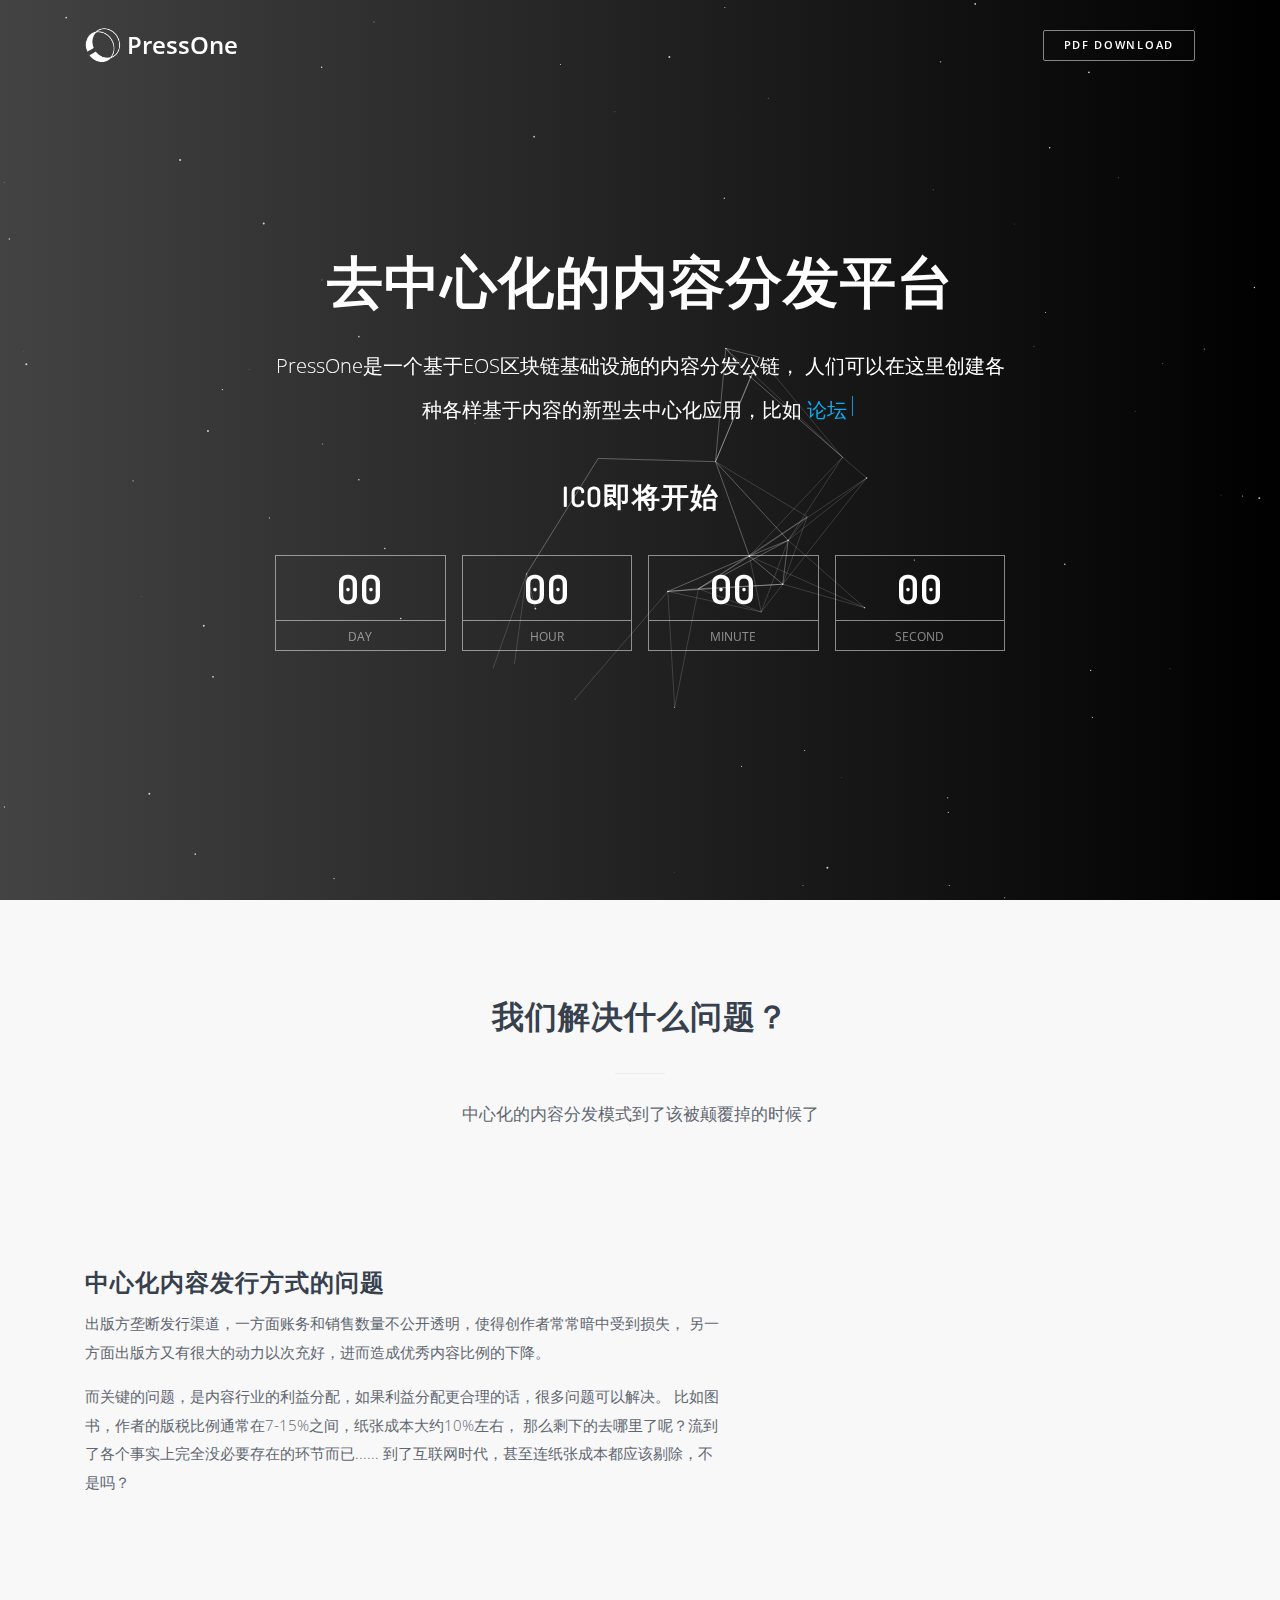
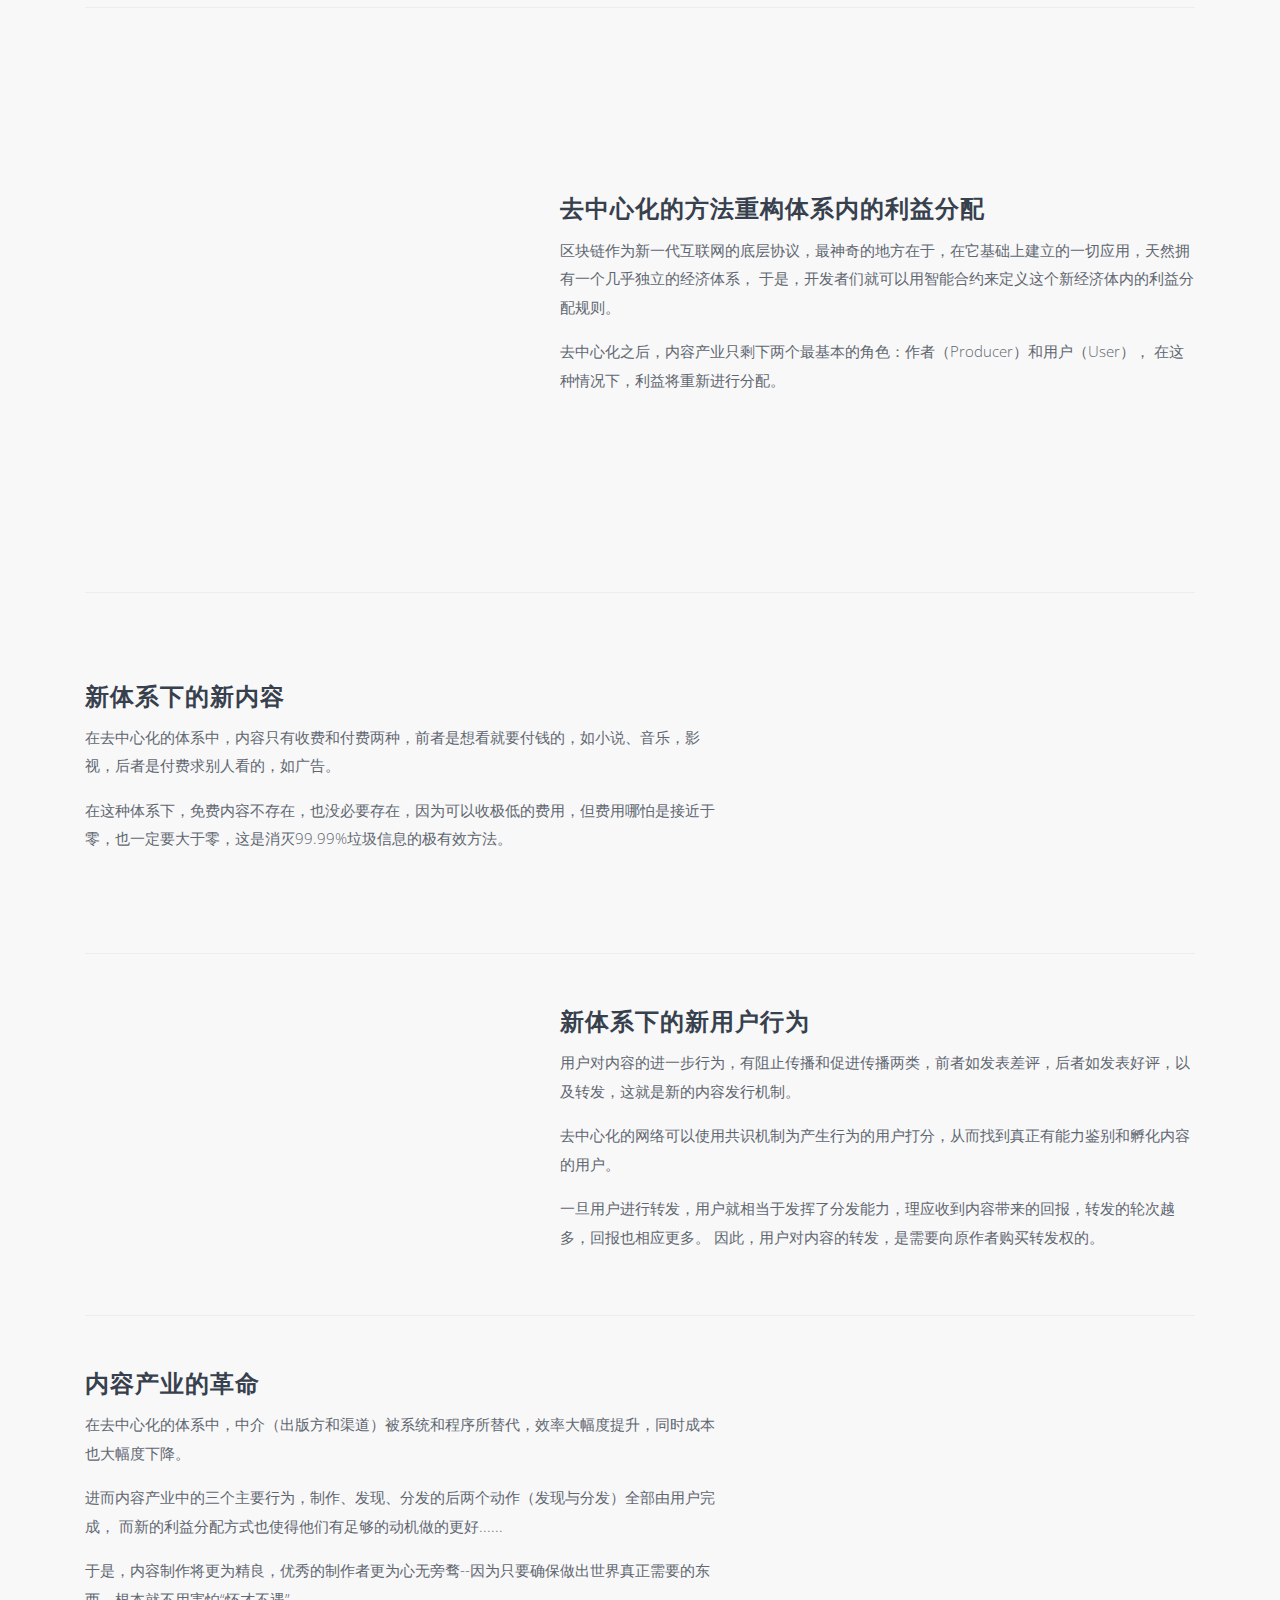
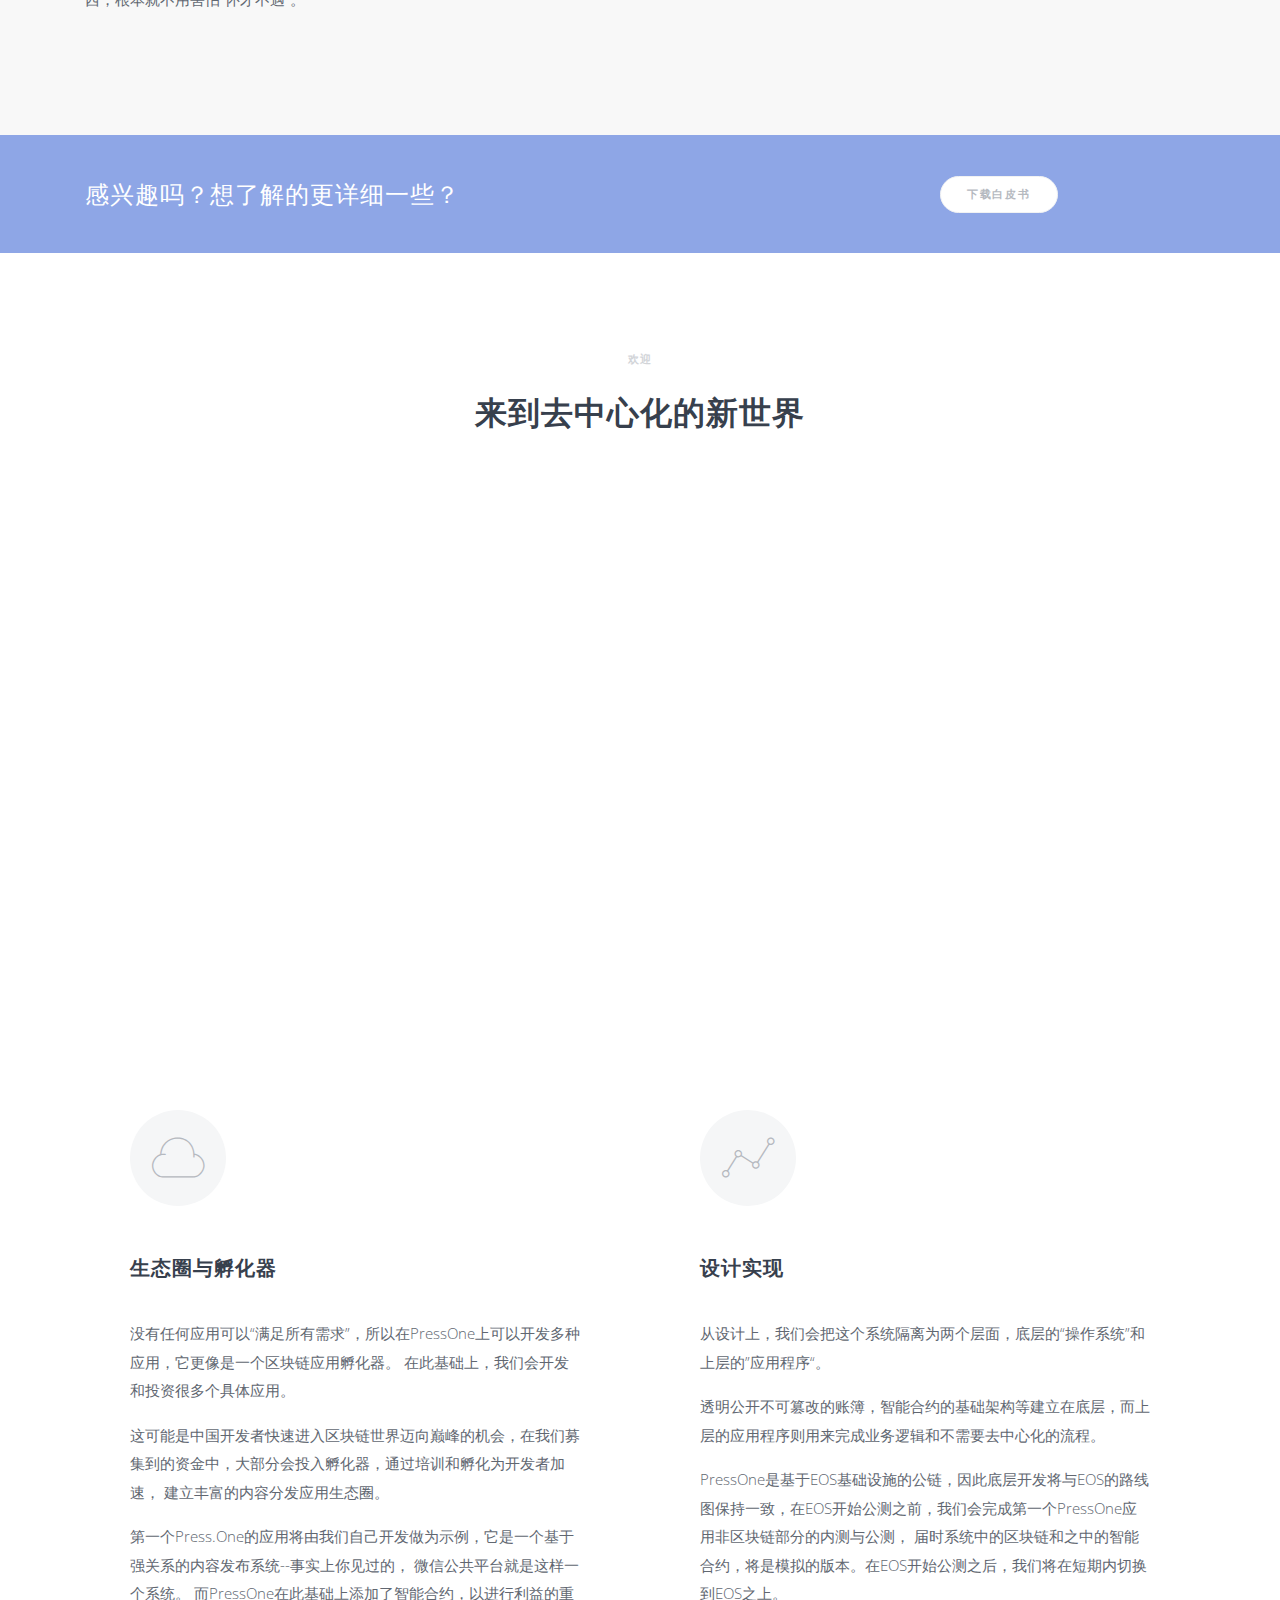
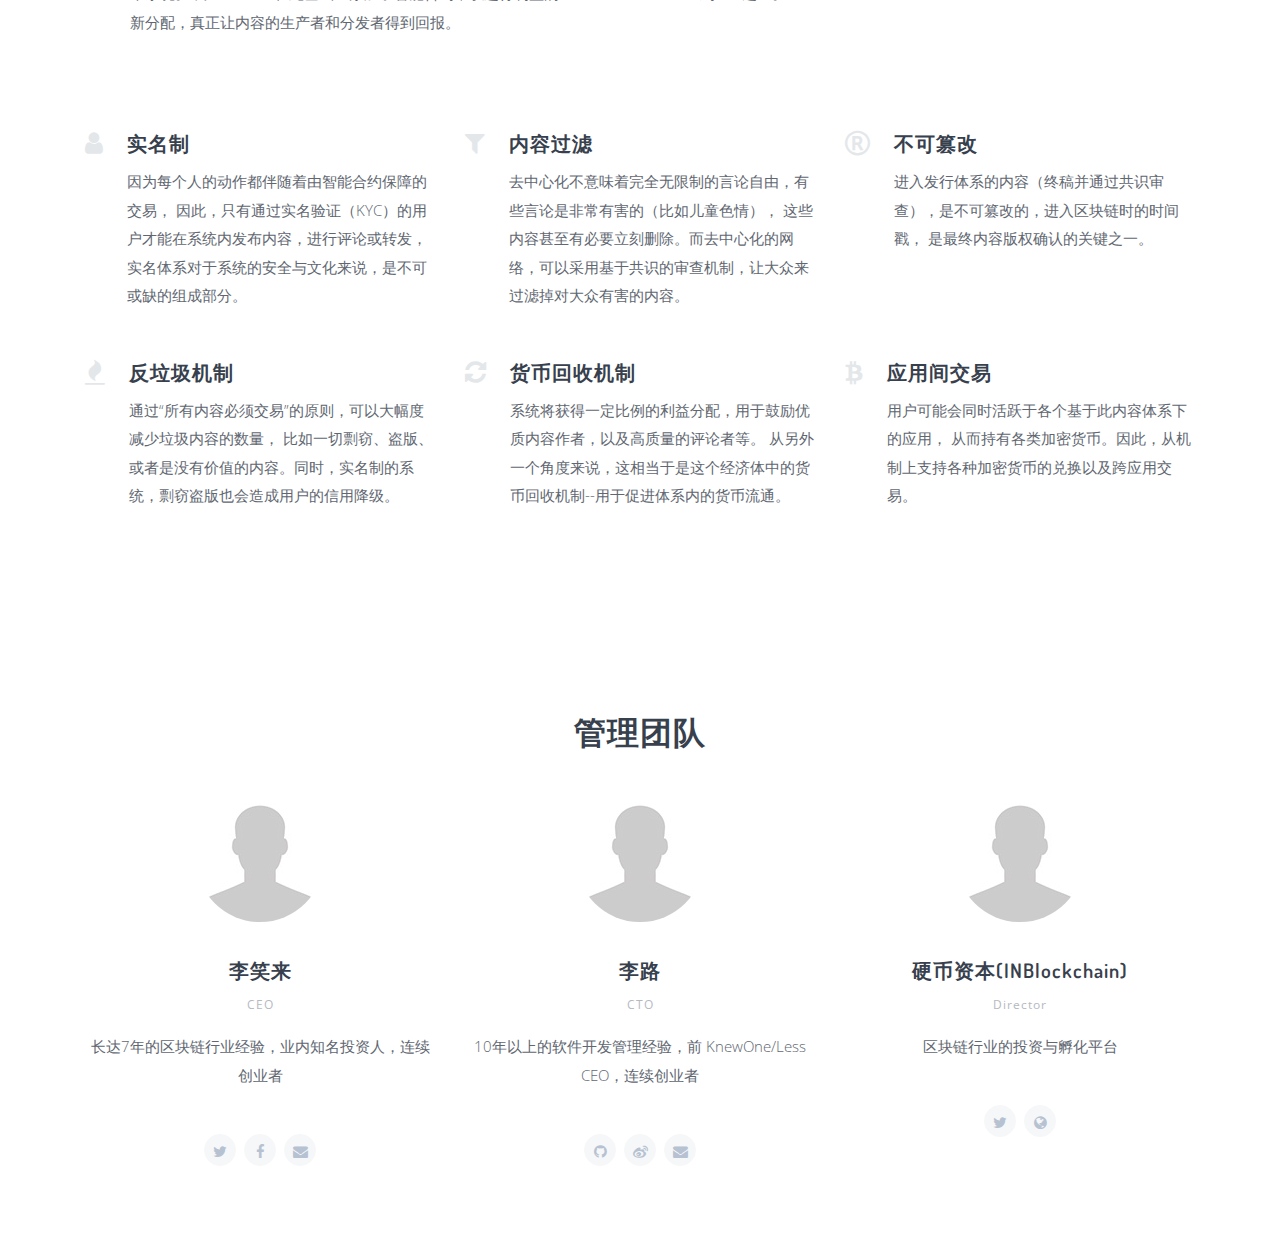
<file: beta/index.html>
<!DOCTYPE html>
<html lang="en">
  <head>
    <meta charset="utf-8">
    <meta name="viewport" content="width=device-width, initial-scale=1, shrink-to-fit=no">
    <meta name="description" content="">
    <meta name="keywords" content="">

    <title>PressOne</title>

    <!-- Styles -->
    <link href="assets/css/core.min.css" rel="stylesheet">
    <link href="assets/css/thesaas.min.css" rel="stylesheet">
    <link href="assets/css/style.css" rel="stylesheet">

    <!-- Favicons -->
    <link rel="apple-touch-icon" href="assets/img/apple-touch-icon.png">
    <link rel="icon" href="assets/img/favicon.png">
  </head>

  <body>


    <!-- Topbar -->
    <nav class="topbar topbar-inverse topbar-expand-sm">
      <div class="container">

        <div class="topbar-left">
          <a class="topbar-brand" href="/">
            <img class="logo-inverse" src="assets/img/pressone-logo.gif" alt="logo">
            <span id="brand-title">PressOne</span>
          </a>
        </div>

        <div class="topbar-right">
          <a class="btn btn-sm btn-outline btn-white" href="#">PDF Download</a>
        </div>

      </div>
    </nav>
    <!-- END Topbar -->


    <!-- Header -->
    <header class="header header-inverse h-fullscreen p-0 bg-primary overflow-hidden" style="background-image: linear-gradient(to right, #434343 0%, black 100%);">
      <canvas class="constellation"></canvas>

      <div class="container text-center">

        <div class="row h-full align-items-center">
          <div class="col-12 col-md-8 offset-md-2">

            <h1 class="display-4">去中心化的内容分发平台</h1>
            <br>
            <p class="lead text-white fs-20">
              PressOne是一个基于EOS区块链基础设施的内容分发公链，
              人们可以在这里创建各种各样基于内容的新型去中心化应用，比如
              <span class="text-primary" data-type="论坛, 博客, 微博, 问答社区, 图片社交, 视频直播"></span>
            </p>
            <br>
            <h3>ICO即将开始</h3>
            <br>
            <div class="countdown countdown-sm countdown-outline countdown-inverse countdown-uppercase" data-countdown="2017/07/12"></div>
          </div>
        </div>

      </div>
    </header>
    <!-- END Header -->


    <!-- Main container -->
    <main class="main-content">

      <!--
      |‒‒‒‒‒‒‒‒‒‒‒‒‒‒‒‒‒‒‒‒‒‒‒‒‒‒‒‒‒‒‒‒‒‒‒‒‒‒‒‒‒‒‒‒‒‒‒‒‒‒‒‒‒‒‒‒‒‒‒‒‒‒‒‒‒‒‒‒‒‒‒‒‒‒
      | Features
      |‒‒‒‒‒‒‒‒‒‒‒‒‒‒‒‒‒‒‒‒‒‒‒‒‒‒‒‒‒‒‒‒‒‒‒‒‒‒‒‒‒‒‒‒‒‒‒‒‒‒‒‒‒‒‒‒‒‒‒‒‒‒‒‒‒‒‒‒‒‒‒‒‒‒
      !-->
      <section class="section bg-gray">
        <div class="container">
          <header class="section-header">
            <h2>我们解决什么问题？</h2>
            <hr>
            <p class="lead">
              中心化的内容分发模式到了该被颠覆掉的时候了
            </p>
          </header>


          <div class="row gap-y align-items-center">
            <div class="col-12 col-md-7">
              <h4>中心化内容发行方式的问题</h4>
              <p>
                出版方垄断发行渠道，一方面账务和销售数量不公开透明，使得创作者常常暗中受到损失，
                另一方面出版方又有很大的动力以次充好，进而造成优秀内容比例的下降。
              </p>
              <p>
                而关键的问题，是内容行业的利益分配，如果利益分配更合理的话，很多问题可以解决。
                比如图书，作者的版税比例通常在7-15%之间，纸张成本大约10%左右，
                那么剩下的去哪里了呢？流到了各个事实上完全没必要存在的环节而已......
                到了互联网时代，甚至连纸张成本都应该剔除，不是吗？
              </p>
            </div>

            <div class="col-12 col-md-5">
              <img class="rounded shadow-2" src="assets/img/now.png" alt="..." data-aos="zoom-in">
            </div>
          </div>

          <hr>

          <div class="row gap-y align-items-center">
            <div class="col-12 col-md-5">
              <img class="rounded shadow-2" src="assets/img/future.png" alt="..." data-aos="zoom-in">
            </div>

            <div class="col-12 col-md-7">
              <h4>去中心化的方法重构体系内的利益分配</h4>
              <p>
                区块链作为新一代互联网的底层协议，最神奇的地方在于，在它基础上建立的一切应用，天然拥有一个几乎独立的经济体系，
                于是，开发者们就可以用智能合约来定义这个新经济体内的利益分配规则。
              </p>
              <p>
                去中心化之后，内容产业只剩下两个最基本的角色：作者（Producer）和用户（User），
                在这种情况下，利益将重新进行分配。
              </p>
            </div>
          </div>

          <hr>

          <div class="row gap-y align-items-center">
            <div class="col-12 col-md-7">
              <h4>新体系下的新内容</h4>
              <p>
                在去中心化的体系中，内容只有收费和付费两种，前者是想看就要付钱的，如小说、音乐，影视，后者是付费求别人看的，如广告。
              </p>
              <p>
                在这种体系下，免费内容不存在，也没必要存在，因为可以收极低的费用，但费用哪怕是接近于零，也一定要大于零，这是消灭99.99%垃圾信息的极有效方法。
              </p>
            </div>

            <div class="col-12 col-md-5">
                <img class="rounded shadow-2" src="assets/img/bg-man.jpg" alt="..." data-aos="zoom-in">
            </div>
          </div>

          <hr>

          <div class="row gap-y align-items-center">
            <div class="col-12 col-md-5">
              <img class="rounded shadow-2" src="assets/img/bg-laptop.jpg" alt="..." data-aos="zoom-in">
            </div>

            <div class="col-12 col-md-7">
              <h4>新体系下的新用户行为</h4>
              <p>
                用户对内容的进一步行为，有阻止传播和促进传播两类，前者如发表差评，后者如发表好评，以及转发，这就是新的内容发行机制。
              </p>

              <p>
                去中心化的网络可以使用共识机制为产生行为的用户打分，从而找到真正有能力鉴别和孵化内容的用户。
              </p>

              <p>
                一旦用户进行转发，用户就相当于发挥了分发能力，理应收到内容带来的回报，转发的轮次越多，回报也相应更多。
                因此，用户对内容的转发，是需要向原作者购买转发权的。
              </p>
            </div>
          </div>

          <hr>

          <div class="row gap-y align-items-center">
            <div class="col-12 col-md-7">
              <h4>内容产业的革命</h4>
              <p>
                在去中心化的体系中，中介（出版方和渠道）被系统和程序所替代，效率大幅度提升，同时成本也大幅度下降。
              </p>
              <p>
                进而内容产业中的三个主要行为，制作、发现、分发的后两个动作（发现与分发）全部由用户完成，
                而新的利益分配方式也使得他们有足够的动机做的更好......
              </p>
              <p>
                于是，内容制作将更为精良，优秀的制作者更为心无旁骛--因为只要确保做出世界真正需要的东西，根本就不用害怕“怀才不遇”。
              </p>
            </div>

            <div class="col-12 col-md-5">
                <img class="rounded shadow-2" src="assets/img/bg-girl.jpg" alt="..." data-aos="zoom-in">
            </div>
          </div>

        </div>
      </section>

      <!--
      |‒‒‒‒‒‒‒‒‒‒‒‒‒‒‒‒‒‒‒‒‒‒‒‒‒‒‒‒‒‒‒‒‒‒‒‒‒‒‒‒‒‒‒‒‒‒‒‒‒‒‒‒‒‒‒‒‒‒‒‒‒‒‒‒‒‒‒‒‒‒‒‒‒‒
      | CTA
      |‒‒‒‒‒‒‒‒‒‒‒‒‒‒‒‒‒‒‒‒‒‒‒‒‒‒‒‒‒‒‒‒‒‒‒‒‒‒‒‒‒‒‒‒‒‒‒‒‒‒‒‒‒‒‒‒‒‒‒‒‒‒‒‒‒‒‒‒‒‒‒‒‒‒
      !-->
      <section class="section section-inverse py-40" style="background-color: #8ea6e6">
        <div class="container">
          <div class="row gap-y align-items-center">
            <div class="col-12 col-md-9">
              <h4 class="fw-300 mb-0">感兴趣吗？想了解的更详细一些？</h4>
            </div>

            <div class="col-12 col-md-3">
              <a class="btn btn-round btn-white" href="#">下载白皮书</a>
            </div>
          </div>
        </div>
      </section>


      <!--
      |‒‒‒‒‒‒‒‒‒‒‒‒‒‒‒‒‒‒‒‒‒‒‒‒‒‒‒‒‒‒‒‒‒‒‒‒‒‒‒‒‒‒‒‒‒‒‒‒‒‒‒‒‒‒‒‒‒‒‒‒‒‒‒‒‒‒‒‒‒‒‒‒‒‒
      | Features
      |‒‒‒‒‒‒‒‒‒‒‒‒‒‒‒‒‒‒‒‒‒‒‒‒‒‒‒‒‒‒‒‒‒‒‒‒‒‒‒‒‒‒‒‒‒‒‒‒‒‒‒‒‒‒‒‒‒‒‒‒‒‒‒‒‒‒‒‒‒‒‒‒‒‒
      !-->
      <section class="section">
        <div class="container">
          <header class="section-header mb-0">
            <small><strong>欢迎</strong></small>
            <h2>来到去中心化的新世界</h2>
            <br>
          </header>

          <div class="row gap-y">

            <div class="col-12 offset-md-2 col-md-8 mb-30">
              <img src="assets/img/blockchain-applications.png" alt="..." data-aos="fade-up">
            </div>

            <div class="row no-gap">

              <div class="col-12 col-md-6 p-60">
                <p class="iconbox iconbox-xxl">
                  <i class="icon-cloud fs-40"></i>
                </p>
                <br><br>
                <h5>生态圈与孵化器</h5>
                <br>
                <p>
                  没有任何应用可以“满足所有需求”，所以在PressOne上可以开发多种应用，它更像是一个区块链应用孵化器。
                  在此基础上，我们会开发和投资很多个具体应用。
                </p>
                <p>
                  这可能是中国开发者快速进入区块链世界迈向巅峰的机会，在我们募集到的资金中，大部分会投入孵化器，通过培训和孵化为开发者加速，
                  建立丰富的内容分发应用生态圈。
                </p>
                <p>
                  第一个Press.One的应用将由我们自己开发做为示例，它是一个基于强关系的内容发布系统--事实上你见过的，
                  微信公共平台就是这样一个系统。
                  而PressOne在此基础上添加了智能合约，以进行利益的重新分配，真正让内容的生产者和分发者得到回报。
                </p>
              </div>


              <div class="col-12 col-md-6 p-60">
                <p class="iconbox iconbox-xxl">
                  <i class="icon-linegraph fs-40"></i>
                </p>
                <br><br>
                <h5>设计实现</h5>
                <br>
                <p>
                  从设计上，我们会把这个系统隔离为两个层面，底层的“操作系统”和上层的”应用程序“。
                </p>
                <p>
                  透明公开不可篡改的账簿，智能合约的基础架构等建立在底层，而上层的应用程序则用来完成业务逻辑和不需要去中心化的流程。
                </p>
                <p>
                  PressOne是基于EOS基础设施的公链，因此底层开发将与EOS的路线图保持一致，在EOS开始公测之前，我们会完成第一个PressOne应用非区块链部分的内测与公测，
                  届时系统中的区块链和之中的智能合约，将是模拟的版本。在EOS开始公测之后，我们将在短期内切换到EOS之上。
                </p>
              </div>

            </div>

            <div class="col-12 col-md-6 col-xl-4">
              <div class="flexbox gap-items-4">
                <div>
                  <i class="fa fa-user fs-25 pt-4 text-secondary"></i>
                </div>
                <div>
                  <h5>实名制</h5>
                  <p>
                    因为每个人的动作都伴随着由智能合约保障的交易，
                    因此，只有通过实名验证（KYC）的用户才能在系统内发布内容，进行评论或转发，
                    实名体系对于系统的安全与文化来说，是不可或缺的组成部分。
                  </p>
                </div>
              </div>
            </div>

            <div class="col-12 col-md-6 col-xl-4">
              <div class="flexbox gap-items-4">
                <div>
                  <i class="fa fa-filter fs-25 pt-4 text-secondary"></i>
                </div>

                <div>
                  <h5>内容过滤</h5>
                  <p>
                    去中心化不意味着完全无限制的言论自由，有些言论是非常有害的（比如儿童色情），
                    这些内容甚至有必要立刻删除。而去中心化的网络，可以采用基于共识的审查机制，让大众来过滤掉对大众有害的内容。
                  </p>
                </div>
              </div>
            </div>


            <div class="col-12 col-md-6 col-xl-4">
              <div class="flexbox gap-items-4">
                <div>
                  <i class="fa fa-registered fs-25 pt-4 text-secondary"></i>
                </div>

                <div>
                  <h5>不可篡改</h5>
                  <p>
                    进入发行体系的内容（终稿并通过共识审查），是不可篡改的，进入区块链时的时间戳，
                    是最终内容版权确认的关键之一。
                  </p>
                </div>
              </div>
            </div>


            <div class="col-12 col-md-6 col-xl-4">
              <div class="flexbox gap-items-4">
                <div>
                  <i class="fa fa-fire fs-25 pt-4 text-secondary"></i>
                </div>

                <div>
                  <h5>反垃圾机制</h5>
                  <p>
                    通过“所有内容必须交易”的原则，可以大幅度减少垃圾内容的数量，
                    比如一切剽窃、盗版、或者是没有价值的内容。同时，实名制的系统，剽窃盗版也会造成用户的信用降级。
                  </p>
                </div>
              </div>
            </div>


            <div class="col-12 col-md-6 col-xl-4">
              <div class="flexbox gap-items-4">
                <div>
                  <i class="fa fa-refresh fs-25 pt-4 text-secondary"></i>
                </div>

                <div>
                  <h5>货币回收机制</h5>
                  <p>
                    系统将获得一定比例的利益分配，用于鼓励优质内容作者，以及高质量的评论者等。
                    从另外一个角度来说，这相当于是这个经济体中的货币回收机制--用于促进体系内的货币流通。
                  </p>
                </div>
              </div>
            </div>


            <div class="col-12 col-md-6 col-xl-4">
              <div class="flexbox gap-items-4">
                <div>
                  <i class="fa fa-btc fs-25 pt-4 text-secondary"></i>
                </div>

                <div>
                  <h5>应用间交易</h5>
                  <p>
                      用户可能会同时活跃于各个基于此内容体系下的应用，
                      从而持有各类加密货币。因此，从机制上支持各种加密货币的兑换以及跨应用交易。
                  </p>
                </div>
              </div>
            </div>

          </div>

        </div>
      </section>

      <!--
      |‒‒‒‒‒‒‒‒‒‒‒‒‒‒‒‒‒‒‒‒‒‒‒‒‒‒‒‒‒‒‒‒‒‒‒‒‒‒‒‒‒‒‒‒‒‒‒‒‒‒‒‒‒‒‒‒‒‒‒‒‒‒‒‒‒‒‒‒‒‒‒‒‒‒
      | Features
      |‒‒‒‒‒‒‒‒‒‒‒‒‒‒‒‒‒‒‒‒‒‒‒‒‒‒‒‒‒‒‒‒‒‒‒‒‒‒‒‒‒‒‒‒‒‒‒‒‒‒‒‒‒‒‒‒‒‒‒‒‒‒‒‒‒‒‒‒‒‒‒‒‒‒
      !-->
      <section class="section">
        <div class="container">
          <header class="section-header mb-0">
            <h2>管理团队</h2>
            <br>
          </header>

          <div class="row gap-y">
            <div class="col-12 col-md-4 team-2">
              <a href="#">
                <img src="assets/img/avatar/1.jpg" alt="...">
              </a>
              <h5>李笑来</h5>
              <small>CEO</small>
              <p>
                长达7年的区块链行业经验，业内知名投资人，连续创业者
              </p>
              <br>
              <div class="social social-boxed social-rounded social-gray">
                <a class="social-twitter" href="#"><i class="fa fa-twitter"></i></a>
                <a class="social-weibo" href="#"><i class="fa fa-facebook"></i></a>
                <a class="social-mail" href="#"><i class="fa fa-envelope"></i></a>
              </div>
            </div>


            <div class="col-12 col-md-4 team-2">
              <a href="#">
                <img src="assets/img/avatar/2.jpg" alt="...">
              </a>
              <h5>李路</h5>
              <small>CTO</small>
              <p>
                10年以上的软件开发管理经验，前 KnewOne/Less CEO，连续创业者
              </p>
              <br>
              <div class="social social-boxed social-rounded social-gray">
                <a class="social-github" href="#"><i class="fa fa-github"></i></a>
                <a class="social-weibo" href="#"><i class="fa fa-weibo"></i></a>
                <a class="social-mail" href="mailto:lilu@press.one"><i class="fa fa-envelope"></i></a>
              </div>
            </div>


            <div class="col-12 col-md-4 team-2">
              <a href="#">
                <img src="assets/img/avatar/3.jpg" alt="...">
              </a>
              <h5>硬币资本(INBlockchain)</h5>
              <small>Director</small>
              <p>
                区块链行业的投资与孵化平台
              </p>
              <br>
              <div class="social social-boxed social-rounded social-gray">
                <a class="social-mail" href="mailto:m@inblockchain.com"><i class="fa fa-twitter"></i></a>
                <a class="social-link" href="http://inblockchain.com"><i class="fa fa-globe"></i></a>              </div>
            </div>
          </div>

        </div>
      </section>


    </main>
    <!-- END Main container -->

    <!-- Scripts -->
    <script src="assets/js/core.min.js"></script>
    <script src="assets/js/thesaas.min.js"></script>
    <script src="assets/js/script.js"></script>


  </body>
</html>
</file>
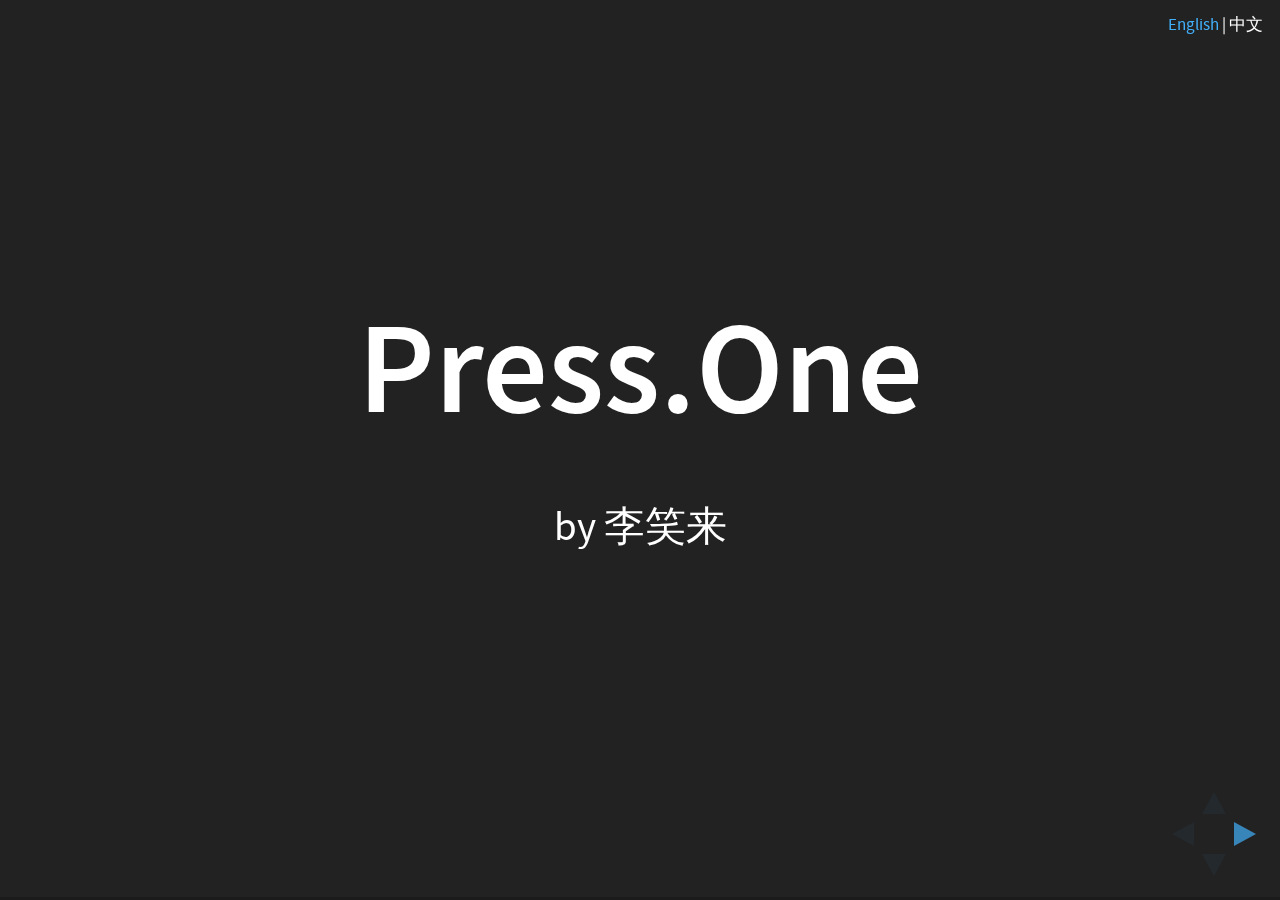
<file: cn.html>
<!doctype html>
<html>
	<head>
		<meta charset="utf-8">
		<meta name="viewport" content="width=device-width, initial-scale=1.0, maximum-scale=1.0, user-scalable=no">

		<title>Press.One</title>

		<link rel="stylesheet" href="css/reveal.css">
		<link rel="stylesheet" href="css/theme/black.css">

		<style type="text/css">
			#title h1 {text-transform: capitalize;}
			#title p {
				text-align: center;
				font-size: 0.8em;
			}
			.reveal p {
				text-align: left;
				margin: 1.2em 1em;
			}

			#language {
				position: absolute;
				top: 1em;
				right: 1em;
				font-size: 0.4em;
				z-index: 999;
			}
		</style>

		<script>
			var link = document.createElement( 'link' );
			link.rel = 'stylesheet';
			link.type = 'text/css';
			link.href = window.location.search.match( /print-pdf/gi ) ? 'css/print/pdf.css' : 'css/print/paper.css';
			document.getElementsByTagName( 'head' )[0].appendChild( link );
		</script>

	</head>

	<body>
		<div class="reveal">
			<div id="language">
				<a href="/en">English</a> | 中文
			</div>

			<div class="slides">
				<section data-markdown id="title">
					<textarea data-template>
							# Press.One

							by 李笑来
					</textarea>
				</section>

				<section data-markdown>
					<textarea data-template>
						如果说，世界上第一个成功的区块链应用，比特币，本质上是使用去中心化的方式颠覆了银行的商业模式。

						那么，PressOne，就是使用去中心化的方式颠覆出版发行，进而彻底改变每一个内容创作者的商业模式......
					</textarea>
				</section>

				<section data-markdown>
					<textarea data-template>
						PressOne 可能会成为互联网上最大的公链，因为互联网本来就主要由内容构成，无论是图文、声音、还是影像……

						颠覆原有的发现途径、分发渠道，很可能等同于“重建整个互联网”。

						PressOne 很可能会成为 DAPP 最自然、最丰富的公链。
					</textarea>
				</section>

				<section data-markdown>
					<textarea data-template>
						一切内容产业中都有三个环节，制作、发现、分发。

						制作，必然是优秀个体或团体所为，不需要去中心化完成；然而，发现与分发，去中心化网络一定更有优势……
					</textarea>
				</section>

				<section data-markdown>
					<textarea data-template>
						这是内容创作者的商业模式革命，不再被中心化机构所限制。

						创作完成之后，一切都可以交由市场处理。每发布一个作品，就相当于发布了一个“资产”（作品证券化），至于它的价值，无需中介，直接由市场来检验。

						创作者、发现者、分发者，这三个角色可能相互重叠，但无论哪一个都应该有利可图。
					</textarea>
				</section>

				<section data-markdown>
					<textarea data-template>
						实名制不仅不像一些人想象得那么可怕，很可能恰恰相反，它更可能鼓励人们发表负责的言论……

						如果有匿名的需求，无需担心，因为原本的互联网上有无数的地方、无数的方式可以匿名。
					</textarea>
				</section>

				<section data-markdown>
					<textarea data-template>
						审查机制同样并不一定是洪水猛兽，有共识机制辅助的审查，同样可能会提高内容质量。

						它不一定会限制自由，理由还是一样的：如果创作者讨厌审查，互联网上有很多其它地方、很多其它方式可供使用。
					</textarea>
				</section>

				<section data-markdown>
					<textarea data-template>
						PressOne 并非一个“中国本地化”项目，它所提供的机制，对内容创作者来说，不分国界，不分种族，不分性别、不分语言……
					</textarea>
				</section>

				<section data-markdown>
					<textarea data-template>
						PressOne 并非 Steem 的竞争者，恰恰相反，是 Steem 的合作者，相互互补，各自满足不同的需求……
					</textarea>
				</section>

				<section data-markdown>
					<textarea data-template>
						PressOne 正式上线之前并不提供所谓的“白皮书” —— 那个通常即便是提供了也没多少人看得懂，甚至就没几个人看的东西。

						正式上线之后，项目本身会有不断完善的文档（Documentations），为后继的开发者们提供完善的支持。
					</textarea>
				</section>

				<section data-markdown>
					<textarea data-template>
						在 PressOne 的基础上，开发者和运营者们可以很容易地启动各种内容社群，社交媒体……

						这不再是只属于技术极客的机会，这也是内容创造者们运用最新趋势的宝贵机会。
						他们不需要了解技术，不需要了解区块链，正如每个人其实并不需要完善的金融知识也一样可以正确使用钞票一样……
					</textarea>
				</section>

				<section data-markdown>
					<textarea data-template>
						也可以把 PressOne 想象成一个巨型孵化器，对每一个垂直方向的开拓，我们都会组织“竞选”，由社区成员选择出尽可能最合适的人或团队去“征战”。
					</textarea>
				</section>

				<section data-markdown>
					<textarea data-template>
						PressOne 不是一个公司 —— 区块链的世界里，理论上并不需要一个公司主体存在。

						一个好的区块链项目，理想目标是创造一个去中心化的自治企业（或组织），一切的规则，尽可能都写进基础协议（或智能合约），
						而不是靠所谓的“强运营”去完成。只有这样，它才是真正可持续的、可扩展的。
					</textarea>
				</section>

				<section data-markdown>
					<textarea data-template>
						为什么我们最适合来做这件事儿？

						首先，我们在中国，地球上互联网用户最多的国家；
						其次，我们的开发团队来自世界各地，在区块链世界里的开发经验加起来超过一百年，用户体验设计也是全球领先；
						还有就是，我们有太多的相关资源，想象一下“一块听听”建立在 PressOne 之上，想象一下 Knewone.com 建立在 PressOne 之上……

						最后，我可能是大家身边能找到的脑洞最大的人，这其实一点都不夸张。
					</textarea>
				</section>

			</div>
		</div>

		<script src="lib/js/head.min.js"></script>
		<script src="js/reveal.js"></script>

		<script>
			Reveal.initialize({
				dependencies: [
					{ src: 'plugin/markdown/marked.js' },
					{ src: 'plugin/markdown/markdown.js' },
					{ src: 'plugin/notes/notes.js', async: true }
				]
			});
		</script>

		<script>
		  (function(i,s,o,g,r,a,m){i['GoogleAnalyticsObject']=r;i[r]=i[r]||function(){
		  (i[r].q=i[r].q||[]).push(arguments)},i[r].l=1*new Date();a=s.createElement(o),
		  m=s.getElementsByTagName(o)[0];a.async=1;a.src=g;m.parentNode.insertBefore(a,m)
		  })(window,document,'script','https://www.google-analytics.com/analytics.js','ga');

		  ga('create', 'UA-101243619-1', 'auto');
		  ga('send', 'pageview');

	</script>
	</body>
</html>
</file>
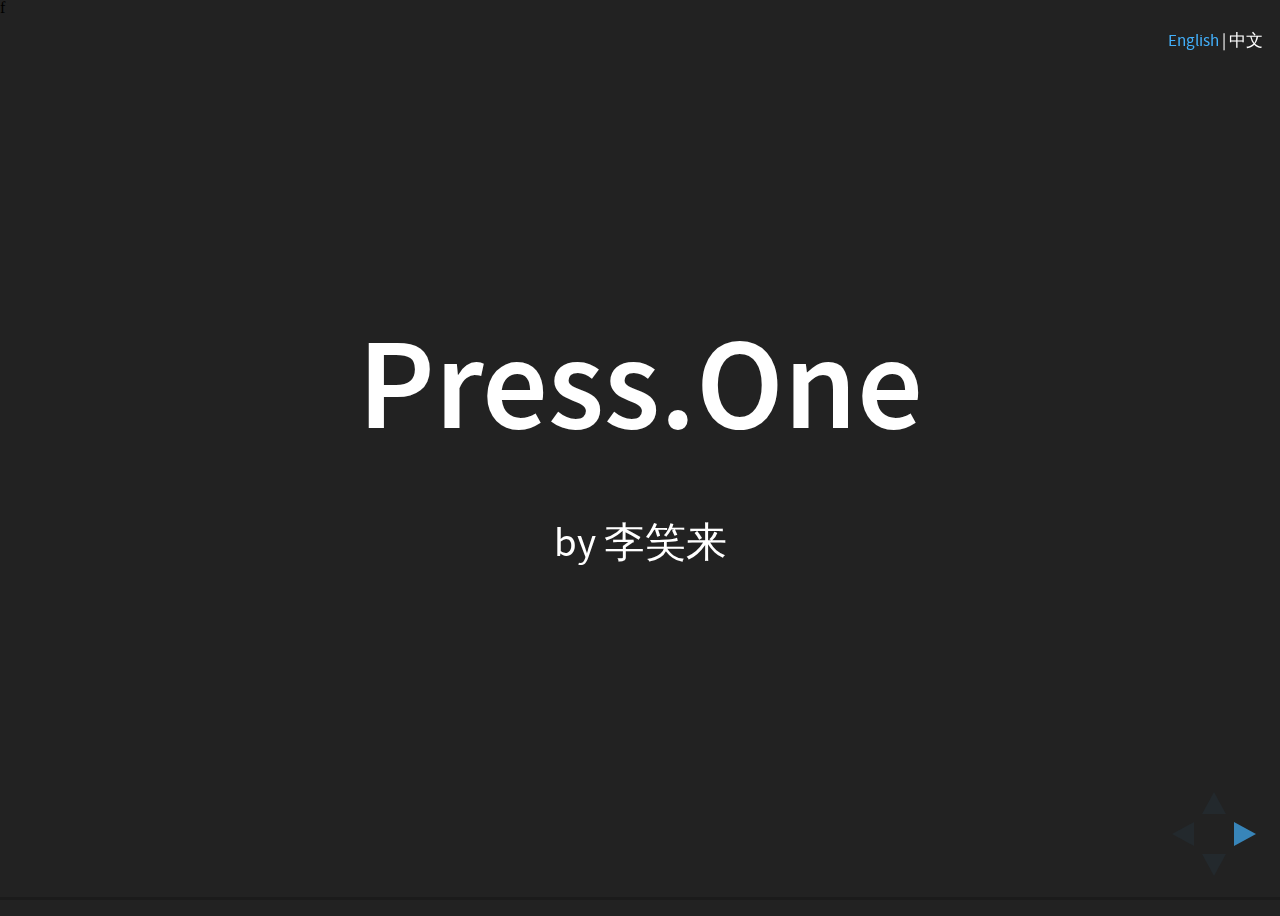
<file: pitch_cn.html>
f<!doctype html>
<html>
	<head>
		<meta charset="utf-8">
		<meta name="viewport" content="width=device-width, initial-scale=1.0, maximum-scale=1.0, user-scalable=no">

		<title>Press.One</title>

		<link rel="stylesheet" href="css/reveal.css">
		<link rel="stylesheet" href="css/theme/black.css">

		<style type="text/css">
			#title h1 {text-transform: capitalize;}
			#title p {
				text-align: center;
				font-size: 0.8em;
			}
			.reveal p {
				text-align: left;
				margin: 1.2em 1em;
			}

			#language {
				position: absolute;
				top: 1em;
				right: 1em;
				font-size: 0.4em;
				z-index: 999;
			}
		</style>

		<script>
			var link = document.createElement( 'link' );
			link.rel = 'stylesheet';
			link.type = 'text/css';
			link.href = window.location.search.match( /print-pdf/gi ) ? 'css/print/pdf.css' : 'css/print/paper.css';
			document.getElementsByTagName( 'head' )[0].appendChild( link );
		</script>

	</head>

	<body>
		<div class="reveal">
			<div id="language">
				<a href="/en">English</a> | 中文
			</div>

			<div class="slides">
				<section data-markdown id="title">
					<textarea data-template>
							# Press.One

							by 李笑来
					</textarea>
				</section>

				<section data-markdown>
					<textarea data-template>
						如果说，世界上第一个成功的区块链应用，比特币，本质上是使用去中心化的方式颠覆了银行的商业模式。

						那么，PressOne，就是使用去中心化的方式颠覆出版发行，进而彻底改变每一个内容创作者的商业模式......
					</textarea>
				</section>

				<section data-markdown>
					<textarea data-template>
						PressOne 可能会成为互联网上最大的公链，因为互联网本来就主要由内容构成，无论是图文、声音、还是影像……

						颠覆原有的发现途径、分发渠道，很可能等同于“重建整个互联网”。

						PressOne 很可能会成为 DAPP 最自然、最丰富的公链。
					</textarea>
				</section>

				<section data-markdown>
					<textarea data-template>
						一切内容产业中都有三个环节，制作、发现、分发。

						制作，必然是优秀个体或团体所为，不需要去中心化完成；然而，发现与分发，去中心化网络一定更有优势……
					</textarea>
				</section>

				<section data-markdown>
					<textarea data-template>
						这是内容创作者的商业模式革命，不再被中心化机构所限制。

						创作完成之后，一切都可以交由市场处理。每发布一个作品，就相当于发布了一个“资产”（作品证券化），至于它的价值，无需中介，直接由市场来检验。

						创作者、发现者、分发者，这三个角色可能相互重叠，但无论哪一个都应该有利可图。
					</textarea>
				</section>

				<section data-markdown>
					<textarea data-template>
						实名制不仅不像一些人想象得那么可怕，很可能恰恰相反，它更可能鼓励人们发表负责的言论……

						如果有匿名的需求，无需担心，因为原本的互联网上有无数的地方、无数的方式可以匿名。
					</textarea>
				</section>

				<section data-markdown>
					<textarea data-template>
						审查机制同样并不一定是洪水猛兽，有共识机制辅助的审查，同样可能会提高内容质量。

						它不一定会限制自由，理由还是一样的：如果创作者讨厌审查，互联网上有很多其它地方、很多其它方式可供使用。
					</textarea>
				</section>

				<section data-markdown>
					<textarea data-template>
						PressOne 并非一个“中国本地化”项目，它所提供的机制，对内容创作者来说，不分国界，不分种族，不分性别、不分语言……
					</textarea>
				</section>

				<section data-markdown>
					<textarea data-template>
						PressOne 并非 Steem 的竞争者，恰恰相反，是 Steem 的合作者，相互互补，各自满足不同的需求……
					</textarea>
				</section>

				<section data-markdown>
					<textarea data-template>
						PressOne 正式上线之前并不提供所谓的“白皮书” —— 那个通常即便是提供了也没多少人看得懂，甚至就没几个人看的东西。

						正式上线之后，项目本身会有不断完善的文档（Documentations），为后继的开发者们提供完善的支持。
					</textarea>
				</section>

				<section data-markdown>
					<textarea data-template>
						在 PressOne 的基础上，开发者和运营者们可以很容易地启动各种内容社群，社交媒体……

						这不再是只属于技术极客的机会，这也是内容创造者们运用最新趋势的宝贵机会。
						他们不需要了解技术，不需要了解区块链，正如每个人其实并不需要完善的金融知识也一样可以正确使用钞票一样……
					</textarea>
				</section>

				<section data-markdown>
					<textarea data-template>
						也可以把 PressOne 想象成一个巨型孵化器，对每一个垂直方向的开拓，我们都会组织“竞选”，由社区成员选择出尽可能最合适的人或团队去“征战”。
					</textarea>
				</section>

				<section data-markdown>
					<textarea data-template>
						PressOne 不是一个公司 —— 区块链的世界里，理论上并不需要一个公司主体存在。

						一个好的区块链项目，理想目标是创造一个去中心化的自治企业（或组织），一切的规则，尽可能都写进基础协议（或智能合约），
						而不是靠所谓的“强运营”去完成。只有这样，它才是真正可持续的、可扩展的。
					</textarea>
				</section>

				<section data-markdown>
					<textarea data-template>
						为什么我们最适合来做这件事儿？

						首先，我们在中国，地球上互联网用户最多的国家；
						其次，我们的开发团队来自世界各地，在区块链世界里的开发经验加起来超过一百年，用户体验设计也是全球领先；
						还有就是，我们有太多的相关资源，想象一下“一块听听”建立在 PressOne 之上，想象一下 Knewone.com 建立在 PressOne 之上……

						最后，我可能是大家身边能找到的脑洞最大的人，这其实一点都不夸张。
					</textarea>
				</section>

			</div>
		</div>

		<script src="lib/js/head.min.js"></script>
		<script src="js/reveal.js"></script>

		<script>
			Reveal.initialize({
				dependencies: [
					{ src: 'plugin/markdown/marked.js' },
					{ src: 'plugin/markdown/markdown.js' },
					{ src: 'plugin/notes/notes.js', async: true }
				]
			});
		</script>

		<script>
		  (function(i,s,o,g,r,a,m){i['GoogleAnalyticsObject']=r;i[r]=i[r]||function(){
		  (i[r].q=i[r].q||[]).push(arguments)},i[r].l=1*new Date();a=s.createElement(o),
		  m=s.getElementsByTagName(o)[0];a.async=1;a.src=g;m.parentNode.insertBefore(a,m)
		  })(window,document,'script','https://www.google-analytics.com/analytics.js','ga');

		  ga('create', 'UA-101243619-1', 'auto');
		  ga('send', 'pageview');

	</script>
	</body>
</html>
</file>
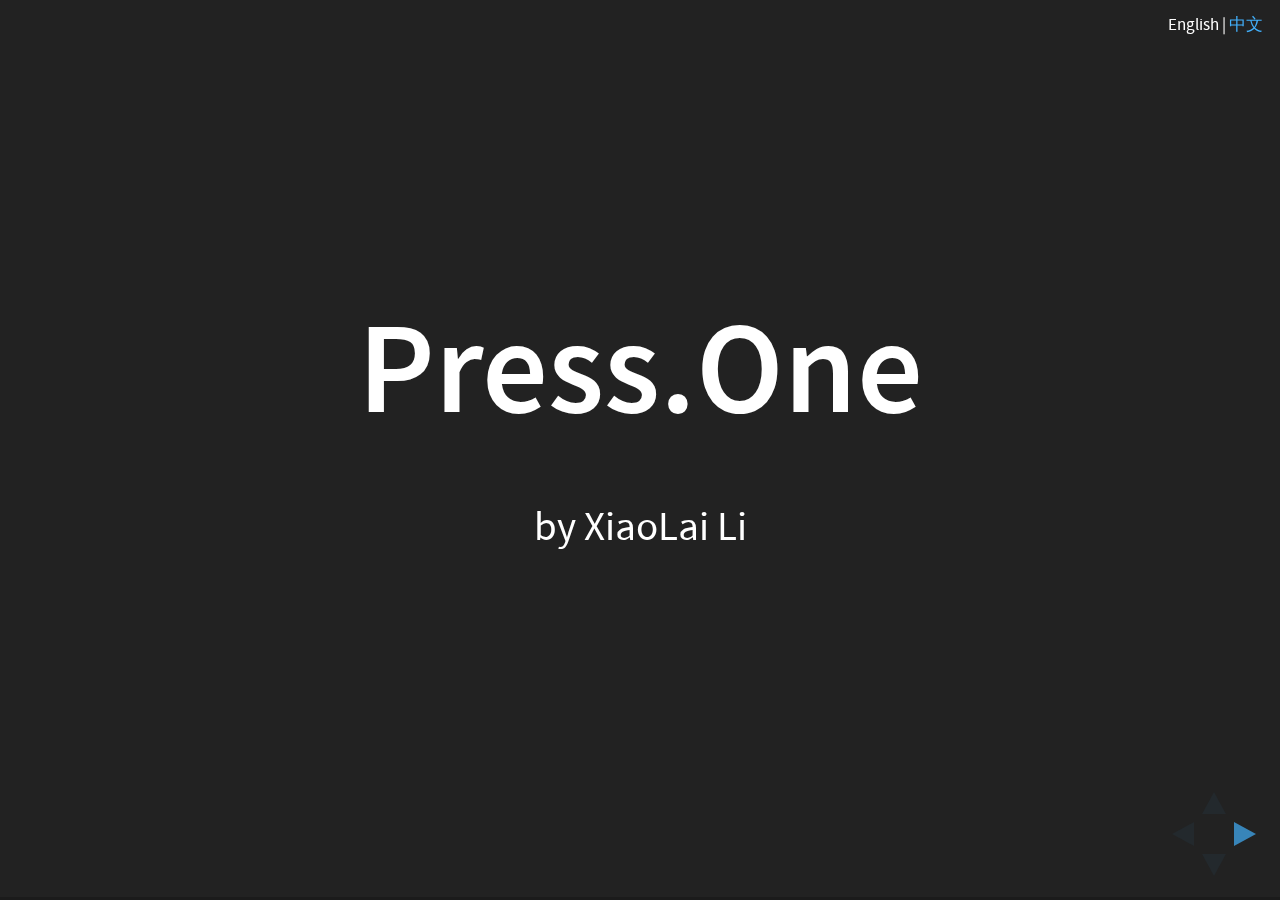
<file: pitch_en.html>
<!doctype html>
<html>
	<head>
		<meta charset="utf-8">
		<meta name="viewport" content="width=device-width, initial-scale=1.0, maximum-scale=1.0, user-scalable=no">

		<title>Press.One</title>

		<link rel="stylesheet" href="css/reveal.css">
		<link rel="stylesheet" href="css/theme/black.css">

		<style type="text/css">
			#title h1 {text-transform: capitalize;}
			#title p {
				text-align: center;
				font-size: 0.8em;
			}
			.reveal p {
				text-align: left;
				margin: 1.2em 1em;
			}

			#language {
				position: absolute;
				top: 1em;
				right: 1em;
				font-size: 0.4em;
				z-index: 999;
			}
		</style>

		<script>
			var link = document.createElement( 'link' );
			link.rel = 'stylesheet';
			link.type = 'text/css';
			link.href = window.location.search.match( /print-pdf/gi ) ? 'css/print/pdf.css' : 'css/print/paper.css';
			document.getElementsByTagName( 'head' )[0].appendChild( link );
		</script>

	</head>

	<body>
		<div class="reveal">
			<div id="language">
				English | <a href="/cn">中文</a>
			</div>

			<div class="slides">
				<section data-markdown id="title">
					<textarea data-template>
							# Press.One

							by XiaoLai Li
					</textarea>
				</section>

				<section data-markdown>
					<textarea data-template>
						If Bitcoin is the first successful blockchain application that
						revolutionized the business model of banks in a decentralized way,
						then PressOne will revolutionize the business model of the press
						by decentralizing how content providers connect and get rewarded.
					</textarea>
				</section>

				<section data-markdown>
					<textarea data-template>
						PressOne will possibly become the biggest public chain on the Internet.

						Since the Internet comprises of contents, such as texts, images, sounds or videos,
						revolutionizing existing distribution channels may well mean to "reconstruct the whole Internet".

						PressOne will quite possibly become the most natural and profuse public chain of
						DAPPs (decentralized applications).
					</textarea>
				</section>

				<section data-markdown>
					<textarea data-template>
						Content-creation business consists of three parts: production, discovery and distribution.

						Production must be provided by outstanding individuals or teams,
						and thus it does not have to be decentralized.
					</textarea>
				</section>

				<section data-markdown>
					<textarea data-template>
						Discovery and distribution, however, are where a decentralized network gains an edge…

						By decentralizing discovery and distribution,
						content producers no longer need to rely on one or a few parties to
						compensate them for producing content - rather, they are rewarded by the crowd.
					</textarea>
				</section>

				<section data-markdown>
					<textarea data-template>
						When a piece of work is finished, the market will take care of the rest.
						Releasing a new work means publishing a new "asset" (the securitization of content),
						and its value will be proved by the market.

						In this way, the producer, discoverer and distributor's roles may overlap,
						but any of them could seek profit from any of these activities.
					</textarea>
				</section>

				<section data-markdown>
					<textarea data-template>
						Using a real-name system in decentralized protocols is not nearly scary
						as some people have imagined.
						On the contrary, it may encourage people to make reliable comments…

						If anyone intends to hide his/her identity,
						then luckily they have no worries —
						for there are countless other ways and places on the Internet that one can assume anonymity...
					</textarea>
				</section>

				<section data-markdown>
					<textarea data-template>
						Sensible censorship by the decentralized protocol is also not terrifying,
						for it can enhance the quality of contents. and keep the community members safe.

						Censorship does not always constrain freedom for a similar reason:
						if one hates censorship, plenty of ways and places are available on the Internet.
					</textarea>
				</section>

				<section data-markdown>
					<textarea data-template>
						PressOne is not merely a Chinese project.
						The mechanisms it provides are the same for people of any nationality,
						race, gender, language, etc.

						Nor is PressOne a competitor of Steem.
						In fact, we are collaborators — complementary to meet different needs.
					</textarea>
				</section>

				<section data-markdown>
					<textarea data-template>
						Traditional "whitepapers" will not be provided before the official launch of PressOne
						(truth is, rarely do people read or understand whitepapers).

						When PressOne will be officially released,
						ever-perfecting documentations will be provided to support succeeding developers.
					</textarea>
				</section>

				<section data-markdown>
					<textarea data-template>
						Based on PressOne, developers and operators can easily
						build various content circles, social media, etc.

						This will not be just a game for tech geeks,
						but an invaluable opportunity for all to ride on the latest trend.
						They don't need to know technologies or blockchain —
						just like anybody can use cash without profound financial knowledge.
					</textarea>
				</section>

				<section data-markdown>
					<textarea data-template>
						PressOne can be imagined as a giant incubator.
						We will organize "campaigns" for entities that intend to grow vertically,
						and circle members will select the best candidates or teams possible to "go on the expedition".
					</textarea>
				</section>

				<section data-markdown>
					<textarea data-template>
						PressOne is not a company — in the blockchain world,
						a company entity is not theoretically necessary.
						The ideal objective of a successful blockchain project is to
						build a decentralized self-autonomous enterprise/organization.

						All of the rules should be written in the smart contract,
						rather than enforced by management.
						Only in this way can it be sustainable and scalable.
					</textarea>
				</section>

				<section data-markdown>
					<textarea data-template>
						Why us?

						First, we are based in China, a country with world's most Internet users.
						Second, Chinese developers are global leaders in user experience.
						Our dev team come from all over the world,
						and their work experience in the blockchain world adds up to more than a hundred years.

						We also have massive resources: simply imagine knewone.com built on PressOne…
					</textarea>
				</section>

			</div>
		</div>

		<script src="lib/js/head.min.js"></script>
		<script src="js/reveal.js"></script>

		<script>
			Reveal.initialize({
				dependencies: [
					{ src: 'plugin/markdown/marked.js' },
					{ src: 'plugin/markdown/markdown.js' },
					{ src: 'plugin/notes/notes.js', async: true }
				]
			});
		</script>

		<script>
		  (function(i,s,o,g,r,a,m){i['GoogleAnalyticsObject']=r;i[r]=i[r]||function(){
		  (i[r].q=i[r].q||[]).push(arguments)},i[r].l=1*new Date();a=s.createElement(o),
		  m=s.getElementsByTagName(o)[0];a.async=1;a.src=g;m.parentNode.insertBefore(a,m)
		  })(window,document,'script','https://www.google-analytics.com/analytics.js','ga');

		  ga('create', 'UA-101243619-1', 'auto');
		  ga('send', 'pageview');

	</script>
	</body>
</html>
</file>
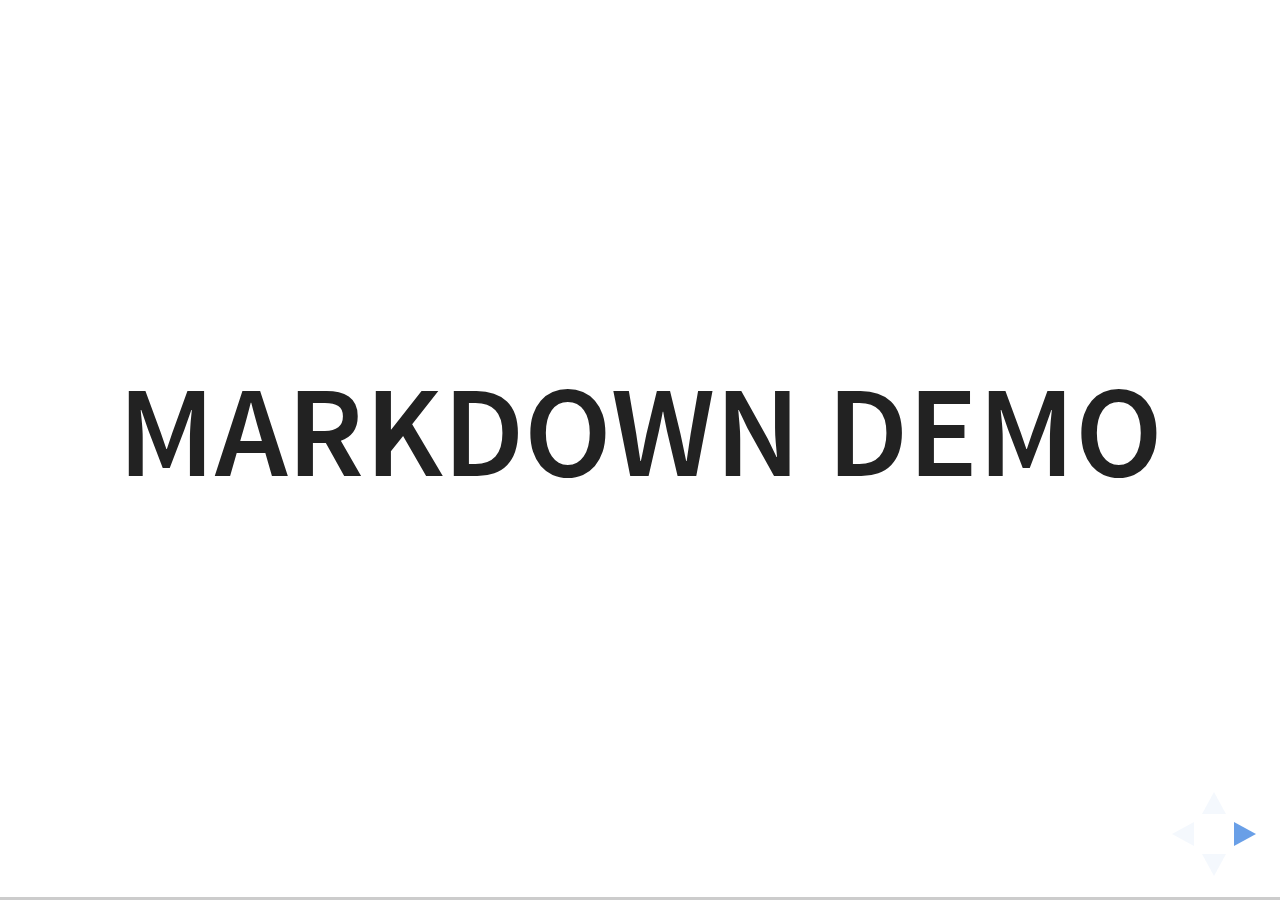
<file: plugin/markdown/example.html>
<!doctype html>
<html lang="en">

	<head>
		<meta charset="utf-8">

		<title>reveal.js - Markdown Demo</title>

		<link rel="stylesheet" href="../../css/reveal.css">
		<link rel="stylesheet" href="../../css/theme/white.css" id="theme">

        <link rel="stylesheet" href="../../lib/css/zenburn.css">
	</head>

	<body>

		<div class="reveal">

			<div class="slides">

                <!-- Use external markdown resource, separate slides by three newlines; vertical slides by two newlines -->
                <section data-markdown="example.md" data-separator="^\n\n\n" data-separator-vertical="^\n\n"></section>

                <!-- Slides are separated by three dashes (quick 'n dirty regular expression) -->
                <section data-markdown data-separator="---">
                    <script type="text/template">
                        ## Demo 1
                        Slide 1
                        ---
                        ## Demo 1
                        Slide 2
                        ---
                        ## Demo 1
                        Slide 3
                    </script>
                </section>

                <!-- Slides are separated by newline + three dashes + newline, vertical slides identical but two dashes -->
                <section data-markdown data-separator="^\n---\n$" data-separator-vertical="^\n--\n$">
                    <script type="text/template">
                        ## Demo 2
                        Slide 1.1

                        --

                        ## Demo 2
                        Slide 1.2

                        ---

                        ## Demo 2
                        Slide 2
                    </script>
                </section>

                <!-- No "extra" slides, since there are no separators defined (so they'll become horizontal rulers) -->
                <section data-markdown>
                    <script type="text/template">
                        A

                        ---

                        B

                        ---

                        C
                    </script>
                </section>

                <!-- Slide attributes -->
                <section data-markdown>
                    <script type="text/template">
                        <!-- .slide: data-background="#000000" -->
                        ## Slide attributes
                    </script>
                </section>

                <!-- Element attributes -->
                <section data-markdown>
                    <script type="text/template">
                        ## Element attributes
                        - Item 1 <!-- .element: class="fragment" data-fragment-index="2" -->
                        - Item 2 <!-- .element: class="fragment" data-fragment-index="1" -->
                    </script>
                </section>

                <!-- Code -->
                <section data-markdown>
                    <script type="text/template">
                        ```php
                        public function foo()
                        {
                            $foo = array(
                                'bar' => 'bar'
                            )
                        }
                        ```
                    </script>
                </section>

            </div>
		</div>

		<script src="../../lib/js/head.min.js"></script>
		<script src="../../js/reveal.js"></script>

		<script>

			Reveal.initialize({
				controls: true,
				progress: true,
				history: true,
				center: true,

				// Optional libraries used to extend on reveal.js
				dependencies: [
					{ src: '../../lib/js/classList.js', condition: function() { return !document.body.classList; } },
					{ src: 'marked.js', condition: function() { return !!document.querySelector( '[data-markdown]' ); } },
                    { src: 'markdown.js', condition: function() { return !!document.querySelector( '[data-markdown]' ); } },
                    { src: '../highlight/highlight.js', async: true, callback: function() { hljs.initHighlightingOnLoad(); } },
					{ src: '../notes/notes.js' }
				]
			});

		</script>

	</body>
</html>
</file>
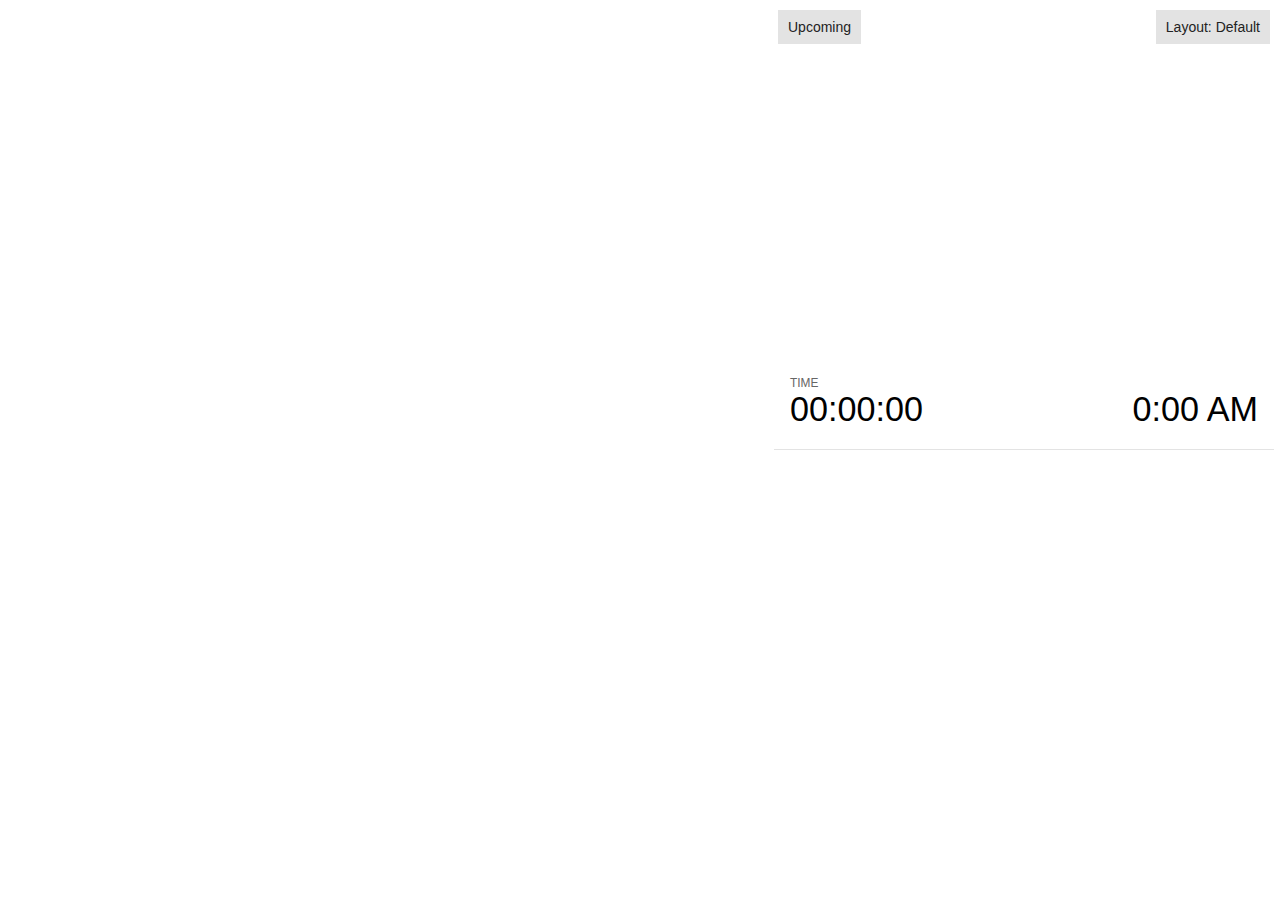
<file: plugin/notes/notes.html>
<!doctype html>
<html lang="en">
	<head>
		<meta charset="utf-8">

		<title>reveal.js - Slide Notes</title>

		<style>
			body {
				font-family: Helvetica;
				font-size: 18px;
			}

			#current-slide,
			#upcoming-slide,
			#speaker-controls {
				padding: 6px;
				box-sizing: border-box;
				-moz-box-sizing: border-box;
			}

			#current-slide iframe,
			#upcoming-slide iframe {
				width: 100%;
				height: 100%;
				border: 1px solid #ddd;
			}

			#current-slide .label,
			#upcoming-slide .label {
				position: absolute;
				top: 10px;
				left: 10px;
				z-index: 2;
			}

			.overlay-element {
				height: 34px;
				line-height: 34px;
				padding: 0 10px;
				text-shadow: none;
				background: rgba( 220, 220, 220, 0.8 );
				color: #222;
				font-size: 14px;
			}

			.overlay-element.interactive:hover {
				background: rgba( 220, 220, 220, 1 );
			}

			#current-slide {
				position: absolute;
				width: 60%;
				height: 100%;
				top: 0;
				left: 0;
				padding-right: 0;
			}

			#upcoming-slide {
				position: absolute;
				width: 40%;
				height: 40%;
				right: 0;
				top: 0;
			}

			/* Speaker controls */
			#speaker-controls {
				position: absolute;
				top: 40%;
				right: 0;
				width: 40%;
				height: 60%;
				overflow: auto;
				font-size: 18px;
			}

				.speaker-controls-time.hidden,
				.speaker-controls-notes.hidden {
					display: none;
				}

				.speaker-controls-time .label,
				.speaker-controls-pace .label,
				.speaker-controls-notes .label {
					text-transform: uppercase;
					font-weight: normal;
					font-size: 0.66em;
					color: #666;
					margin: 0;
				}

				.speaker-controls-time, .speaker-controls-pace {
					border-bottom: 1px solid rgba( 200, 200, 200, 0.5 );
					margin-bottom: 10px;
					padding: 10px 16px;
					padding-bottom: 20px;
					cursor: pointer;
				}

				.speaker-controls-time .reset-button {
					opacity: 0;
					float: right;
					color: #666;
					text-decoration: none;
				}
				.speaker-controls-time:hover .reset-button {
					opacity: 1;
				}

				.speaker-controls-time .timer,
				.speaker-controls-time .clock {
					width: 50%;
				}

				.speaker-controls-time .timer,
				.speaker-controls-time .clock,
				.speaker-controls-time .pacing .hours-value,
				.speaker-controls-time .pacing .minutes-value,
				.speaker-controls-time .pacing .seconds-value {
					font-size: 1.9em;
				}

				.speaker-controls-time .timer {
					float: left;
				}

				.speaker-controls-time .clock {
					float: right;
					text-align: right;
				}

				.speaker-controls-time span.mute {
					opacity: 0.3;
				}

				.speaker-controls-time .pacing-title {
					margin-top: 5px;
				}

				.speaker-controls-time .pacing.ahead {
					color: blue;
				}

				.speaker-controls-time .pacing.on-track {
					color: green;
				}

				.speaker-controls-time .pacing.behind {
					color: red;
				}

				.speaker-controls-notes {
					padding: 10px 16px;
				}

				.speaker-controls-notes .value {
					margin-top: 5px;
					line-height: 1.4;
					font-size: 1.2em;
				}

			/* Layout selector */
			#speaker-layout {
				position: absolute;
				top: 10px;
				right: 10px;
				color: #222;
				z-index: 10;
			}
				#speaker-layout select {
					position: absolute;
					width: 100%;
					height: 100%;
					top: 0;
					left: 0;
					border: 0;
					box-shadow: 0;
					cursor: pointer;
					opacity: 0;

					font-size: 1em;
					background-color: transparent;

					-moz-appearance: none;
					-webkit-appearance: none;
					-webkit-tap-highlight-color: rgba(0, 0, 0, 0);
				}

				#speaker-layout select:focus {
					outline: none;
					box-shadow: none;
				}

			.clear {
				clear: both;
			}

			/* Speaker layout: Wide */
			body[data-speaker-layout="wide"] #current-slide,
			body[data-speaker-layout="wide"] #upcoming-slide {
				width: 50%;
				height: 45%;
				padding: 6px;
			}

			body[data-speaker-layout="wide"] #current-slide {
				top: 0;
				left: 0;
			}

			body[data-speaker-layout="wide"] #upcoming-slide {
				top: 0;
				left: 50%;
			}

			body[data-speaker-layout="wide"] #speaker-controls {
				top: 45%;
				left: 0;
				width: 100%;
				height: 50%;
				font-size: 1.25em;
			}

			/* Speaker layout: Tall */
			body[data-speaker-layout="tall"] #current-slide,
			body[data-speaker-layout="tall"] #upcoming-slide {
				width: 45%;
				height: 50%;
				padding: 6px;
			}

			body[data-speaker-layout="tall"] #current-slide {
				top: 0;
				left: 0;
			}

			body[data-speaker-layout="tall"] #upcoming-slide {
				top: 50%;
				left: 0;
			}

			body[data-speaker-layout="tall"] #speaker-controls {
				padding-top: 40px;
				top: 0;
				left: 45%;
				width: 55%;
				height: 100%;
				font-size: 1.25em;
			}

			/* Speaker layout: Notes only */
			body[data-speaker-layout="notes-only"] #current-slide,
			body[data-speaker-layout="notes-only"] #upcoming-slide {
				display: none;
			}

			body[data-speaker-layout="notes-only"] #speaker-controls {
				padding-top: 40px;
				top: 0;
				left: 0;
				width: 100%;
				height: 100%;
				font-size: 1.25em;
			}

			@media screen and (max-width: 1080px) {
				body[data-speaker-layout="default"] #speaker-controls {
					font-size: 16px;
				}
			}

			@media screen and (max-width: 900px) {
				body[data-speaker-layout="default"] #speaker-controls {
					font-size: 14px;
				}
			}

			@media screen and (max-width: 800px) {
				body[data-speaker-layout="default"] #speaker-controls {
					font-size: 12px;
				}
			}

		</style>
	</head>

	<body>

		<div id="current-slide"></div>
		<div id="upcoming-slide"><span class="overlay-element label">Upcoming</span></div>
		<div id="speaker-controls">
			<div class="speaker-controls-time">
				<h4 class="label">Time <span class="reset-button">Click to Reset</span></h4>
				<div class="clock">
					<span class="clock-value">0:00 AM</span>
				</div>
				<div class="timer">
					<span class="hours-value">00</span><span class="minutes-value">:00</span><span class="seconds-value">:00</span>
				</div>
				<div class="clear"></div>

				<h4 class="label pacing-title" style="display: none">Pacing – Time to finish current slide</h4>
				<div class="pacing" style="display: none">
					<span class="hours-value">00</span><span class="minutes-value">:00</span><span class="seconds-value">:00</span>
				</div>
			</div>

			<div class="speaker-controls-notes hidden">
				<h4 class="label">Notes</h4>
				<div class="value"></div>
			</div>
		</div>
		<div id="speaker-layout" class="overlay-element interactive">
			<span class="speaker-layout-label"></span>
			<select class="speaker-layout-dropdown"></select>
		</div>

		<script src="../../plugin/markdown/marked.js"></script>
		<script>

			(function() {

				var notes,
					notesValue,
					currentState,
					currentSlide,
					upcomingSlide,
					layoutLabel,
					layoutDropdown,
					connected = false;

				var SPEAKER_LAYOUTS = {
					'default': 'Default',
					'wide': 'Wide',
					'tall': 'Tall',
					'notes-only': 'Notes only'
				};

				setupLayout();

				window.addEventListener( 'message', function( event ) {

					var data = JSON.parse( event.data );

					// The overview mode is only useful to the reveal.js instance
					// where navigation occurs so we don't sync it
					if( data.state ) delete data.state.overview;

					// Messages sent by the notes plugin inside of the main window
					if( data && data.namespace === 'reveal-notes' ) {
						if( data.type === 'connect' ) {
							handleConnectMessage( data );
						}
						else if( data.type === 'state' ) {
							handleStateMessage( data );
						}
					}
					// Messages sent by the reveal.js inside of the current slide preview
					else if( data && data.namespace === 'reveal' ) {
						if( /ready/.test( data.eventName ) ) {
							// Send a message back to notify that the handshake is complete
							window.opener.postMessage( JSON.stringify({ namespace: 'reveal-notes', type: 'connected'} ), '*' );
						}
						else if( /slidechanged|fragmentshown|fragmenthidden|paused|resumed/.test( data.eventName ) && currentState !== JSON.stringify( data.state ) ) {

							window.opener.postMessage( JSON.stringify({ method: 'setState', args: [ data.state ]} ), '*' );

						}
					}

				} );

				/**
				 * Called when the main window is trying to establish a
				 * connection.
				 */
				function handleConnectMessage( data ) {

					if( connected === false ) {
						connected = true;

						setupIframes( data );
						setupKeyboard();
						setupNotes();
						setupTimer();
					}

				}

				/**
				 * Called when the main window sends an updated state.
				 */
				function handleStateMessage( data ) {

					// Store the most recently set state to avoid circular loops
					// applying the same state
					currentState = JSON.stringify( data.state );

					// No need for updating the notes in case of fragment changes
					if ( data.notes ) {
						notes.classList.remove( 'hidden' );
						notesValue.style.whiteSpace = data.whitespace;
						if( data.markdown ) {
							notesValue.innerHTML = marked( data.notes );
						}
						else {
							notesValue.innerHTML = data.notes;
						}
					}
					else {
						notes.classList.add( 'hidden' );
					}

					// Update the note slides
					currentSlide.contentWindow.postMessage( JSON.stringify({ method: 'setState', args: [ data.state ] }), '*' );
					upcomingSlide.contentWindow.postMessage( JSON.stringify({ method: 'setState', args: [ data.state ] }), '*' );
					upcomingSlide.contentWindow.postMessage( JSON.stringify({ method: 'next' }), '*' );

				}

				// Limit to max one state update per X ms
				handleStateMessage = debounce( handleStateMessage, 200 );

				/**
				 * Forward keyboard events to the current slide window.
				 * This enables keyboard events to work even if focus
				 * isn't set on the current slide iframe.
				 */
				function setupKeyboard() {

					document.addEventListener( 'keydown', function( event ) {
						currentSlide.contentWindow.postMessage( JSON.stringify({ method: 'triggerKey', args: [ event.keyCode ] }), '*' );
					} );

				}

				/**
				 * Creates the preview iframes.
				 */
				function setupIframes( data ) {

					var params = [
						'receiver',
						'progress=false',
						'history=false',
						'transition=none',
						'autoSlide=0',
						'backgroundTransition=none'
					].join( '&' );

					var urlSeparator = /\?/.test(data.url) ? '&' : '?';
					var hash = '#/' + data.state.indexh + '/' + data.state.indexv;
					var currentURL = data.url + urlSeparator + params + '&postMessageEvents=true' + hash;
					var upcomingURL = data.url + urlSeparator + params + '&controls=false' + hash;

					currentSlide = document.createElement( 'iframe' );
					currentSlide.setAttribute( 'width', 1280 );
					currentSlide.setAttribute( 'height', 1024 );
					currentSlide.setAttribute( 'src', currentURL );
					document.querySelector( '#current-slide' ).appendChild( currentSlide );

					upcomingSlide = document.createElement( 'iframe' );
					upcomingSlide.setAttribute( 'width', 640 );
					upcomingSlide.setAttribute( 'height', 512 );
					upcomingSlide.setAttribute( 'src', upcomingURL );
					document.querySelector( '#upcoming-slide' ).appendChild( upcomingSlide );

				}

				/**
				 * Setup the notes UI.
				 */
				function setupNotes() {

					notes = document.querySelector( '.speaker-controls-notes' );
					notesValue = document.querySelector( '.speaker-controls-notes .value' );

				}

				function getTimings() {

					var slides = Reveal.getSlides();
					var defaultTiming = Reveal.getConfig().defaultTiming;
					if (defaultTiming == null) {
						return null;
					}
					var timings = [];
					for ( var i in slides ) {
						var slide = slides[i];
						var timing = defaultTiming;
						if( slide.hasAttribute( 'data-timing' )) {
							var t = slide.getAttribute( 'data-timing' );
							timing = parseInt(t);
							if( isNaN(timing) ) {
								console.warn("Could not parse timing '" + t + "' of slide " + i + "; using default of " + defaultTiming);
								timing = defaultTiming;
							}
						}
						timings.push(timing);
					}
					return timings;

				}

				/**
				 * Return the number of seconds allocated for presenting
				 * all slides up to and including this one.
				 */
				function getTimeAllocated(timings) {

					var slides = Reveal.getSlides();
					var allocated = 0;
					var currentSlide = Reveal.getSlidePastCount();
					for (var i in slides.slice(0, currentSlide + 1)) {
						allocated += timings[i];
					}
					return allocated;

				}

				/**
				 * Create the timer and clock and start updating them
				 * at an interval.
				 */
				function setupTimer() {

					var start = new Date(),
					timeEl = document.querySelector( '.speaker-controls-time' ),
					clockEl = timeEl.querySelector( '.clock-value' ),
					hoursEl = timeEl.querySelector( '.hours-value' ),
					minutesEl = timeEl.querySelector( '.minutes-value' ),
					secondsEl = timeEl.querySelector( '.seconds-value' ),
					pacingTitleEl = timeEl.querySelector( '.pacing-title' ),
					pacingEl = timeEl.querySelector( '.pacing' ),
					pacingHoursEl = pacingEl.querySelector( '.hours-value' ),
					pacingMinutesEl = pacingEl.querySelector( '.minutes-value' ),
					pacingSecondsEl = pacingEl.querySelector( '.seconds-value' );

					var timings = getTimings();
					if (timings !== null) {
						pacingTitleEl.style.removeProperty('display');
						pacingEl.style.removeProperty('display');
					}

					function _displayTime( hrEl, minEl, secEl, time) {

						var sign = Math.sign(time) == -1 ? "-" : "";
						time = Math.abs(Math.round(time / 1000));
						var seconds = time % 60;
						var minutes = Math.floor( time / 60 ) % 60 ;
						var hours = Math.floor( time / ( 60 * 60 )) ;
						hrEl.innerHTML = sign + zeroPadInteger( hours );
						if (hours == 0) {
							hrEl.classList.add( 'mute' );
						}
						else {
							hrEl.classList.remove( 'mute' );
						}
						minEl.innerHTML = ':' + zeroPadInteger( minutes );
						if (hours == 0 && minutes == 0) {
							minEl.classList.add( 'mute' );
						}
						else {
							minEl.classList.remove( 'mute' );
						}
						secEl.innerHTML = ':' + zeroPadInteger( seconds );
					}

					function _updateTimer() {

						var diff, hours, minutes, seconds,
						now = new Date();

						diff = now.getTime() - start.getTime();

						clockEl.innerHTML = now.toLocaleTimeString( 'en-US', { hour12: true, hour: '2-digit', minute:'2-digit' } );
						_displayTime( hoursEl, minutesEl, secondsEl, diff );
						if (timings !== null) {
							_updatePacing(diff);
						}

					}

					function _updatePacing(diff) {

						var slideEndTiming = getTimeAllocated(timings) * 1000;
						var currentSlide = Reveal.getSlidePastCount();
						var currentSlideTiming = timings[currentSlide] * 1000;
						var timeLeftCurrentSlide = slideEndTiming - diff;
						if (timeLeftCurrentSlide < 0) {
							pacingEl.className = 'pacing behind';
						}
						else if (timeLeftCurrentSlide < currentSlideTiming) {
							pacingEl.className = 'pacing on-track';
						}
						else {
							pacingEl.className = 'pacing ahead';
						}
						_displayTime( pacingHoursEl, pacingMinutesEl, pacingSecondsEl, timeLeftCurrentSlide );

					}

					// Update once directly
					_updateTimer();

					// Then update every second
					setInterval( _updateTimer, 1000 );

					function _resetTimer() {

						if (timings == null) {
							start = new Date();
						}
						else {
							// Reset timer to beginning of current slide
							var slideEndTiming = getTimeAllocated(timings) * 1000;
							var currentSlide = Reveal.getSlidePastCount();
							var currentSlideTiming = timings[currentSlide] * 1000;
							var previousSlidesTiming = slideEndTiming - currentSlideTiming;
							var now = new Date();
							start = new Date(now.getTime() - previousSlidesTiming);
						}
						_updateTimer();

					}

					timeEl.addEventListener( 'click', function() {
						_resetTimer();
						return false;
					} );

				}

				/**
				 * Sets up the speaker view layout and layout selector.
				 */
				function setupLayout() {

					layoutDropdown = document.querySelector( '.speaker-layout-dropdown' );
					layoutLabel = document.querySelector( '.speaker-layout-label' );

					// Render the list of available layouts
					for( var id in SPEAKER_LAYOUTS ) {
						var option = document.createElement( 'option' );
						option.setAttribute( 'value', id );
						option.textContent = SPEAKER_LAYOUTS[ id ];
						layoutDropdown.appendChild( option );
					}

					// Monitor the dropdown for changes
					layoutDropdown.addEventListener( 'change', function( event ) {

						setLayout( layoutDropdown.value );

					}, false );

					// Restore any currently persisted layout
					setLayout( getLayout() );

				}

				/**
				 * Sets a new speaker view layout. The layout is persisted
				 * in local storage.
				 */
				function setLayout( value ) {

					var title = SPEAKER_LAYOUTS[ value ];

					layoutLabel.innerHTML = 'Layout' + ( title ? ( ': ' + title ) : '' );
					layoutDropdown.value = value;

					document.body.setAttribute( 'data-speaker-layout', value );

					// Persist locally
					if( window.localStorage ) {
						window.localStorage.setItem( 'reveal-speaker-layout', value );
					}

				}

				/**
				 * Returns the ID of the most recently set speaker layout
				 * or our default layout if none has been set.
				 */
				function getLayout() {

					if( window.localStorage ) {
						var layout = window.localStorage.getItem( 'reveal-speaker-layout' );
						if( layout ) {
							return layout;
						}
					}

					// Default to the first record in the layouts hash
					for( var id in SPEAKER_LAYOUTS ) {
						return id;
					}

				}

				function zeroPadInteger( num ) {

					var str = '00' + parseInt( num );
					return str.substring( str.length - 2 );

				}

				/**
				 * Limits the frequency at which a function can be called.
				 */
				function debounce( fn, ms ) {

					var lastTime = 0,
						timeout;

					return function() {

						var args = arguments;
						var context = this;

						clearTimeout( timeout );

						var timeSinceLastCall = Date.now() - lastTime;
						if( timeSinceLastCall > ms ) {
							fn.apply( context, args );
							lastTime = Date.now();
						}
						else {
							timeout = setTimeout( function() {
								fn.apply( context, args );
								lastTime = Date.now();
							}, ms - timeSinceLastCall );
						}

					}

				}

			})();

		</script>
	</body>
</html>
</file>
<file: beta/assets/css/style.css>
.thesaas-sections-split .section {
  margin: 30px 50px 100px;
  box-shadow: 0 0 35px rgba(0, 0, 0, 0.1);
  border: 1px solid #ebebeb;
}

.thesaas-sections-split .section-info {
  text-align: center;
  text-transform: uppercase;
  font-size: 12px;
  font-weight: 600;
  letter-spacing: 1px;
  padding-top: 60px;
}

@media (max-width: 768px) {

  .thesaas-sections-split .section {
    margin: 30px 0 100px;
    box-shadow: 0 0 5px rgba(0, 0, 0, 0.1);
  }

}

.topbar-brand {
  color: #fff;
  font-weight: 600;
  font-size: 1.5rem;
  font-family: "Open Sans", sans-serif;
}

#brand-title {
  vertical-align: middle;
}

.logo-inverse {
  width: 36px;
  height: 36px;
}

#applications-typing span {
  vertical-align: baseline;
}

.chart {
  max-width: 300px;
}

@media (min-width: 768px) {
  #now-chart, #content-chart {
    margin-left: 120px;
  }
}

#team-avatar {
  width: 128px;
  height: 128px;
}
</file>
<file: css/theme/black.css>
/**
 * Black theme for reveal.js. This is the opposite of the 'white' theme.
 *
 * By Hakim El Hattab, http://hakim.se
 */
@import url(../../lib/font/source-sans-pro/source-sans-pro.css);
section.has-light-background, section.has-light-background h1, section.has-light-background h2, section.has-light-background h3, section.has-light-background h4, section.has-light-background h5, section.has-light-background h6 {
  color: #222; }

/*********************************************
 * GLOBAL STYLES
 *********************************************/
body {
  background: #222;
  background-color: #222; }

.reveal {
  font-family: "Source Sans Pro", Helvetica, sans-serif;
  font-size: 42px;
  font-weight: normal;
  color: #fff; }

::selection {
  color: #fff;
  background: #bee4fd;
  text-shadow: none; }

::-moz-selection {
  color: #fff;
  background: #bee4fd;
  text-shadow: none; }

.reveal .slides > section,
.reveal .slides > section > section {
  line-height: 1.3;
  font-weight: inherit; }

/*********************************************
 * HEADERS
 *********************************************/
.reveal h1,
.reveal h2,
.reveal h3,
.reveal h4,
.reveal h5,
.reveal h6 {
  margin: 0 0 20px 0;
  color: #fff;
  font-family: "Source Sans Pro", Helvetica, sans-serif;
  font-weight: 600;
  line-height: 1.2;
  letter-spacing: normal;
  text-transform: uppercase;
  text-shadow: none;
  word-wrap: break-word; }

.reveal h1 {
  font-size: 2.5em; }

.reveal h2 {
  font-size: 1.6em; }

.reveal h3 {
  font-size: 1.3em; }

.reveal h4 {
  font-size: 1em; }

.reveal h1 {
  text-shadow: none; }

/*********************************************
 * OTHER
 *********************************************/
.reveal p {
  margin: 20px 0;
  line-height: 1.3; }

/* Ensure certain elements are never larger than the slide itself */
.reveal img,
.reveal video,
.reveal iframe {
  max-width: 95%;
  max-height: 95%; }

.reveal strong,
.reveal b {
  font-weight: bold; }

.reveal em {
  font-style: italic; }

.reveal ol,
.reveal dl,
.reveal ul {
  display: inline-block;
  text-align: left;
  margin: 0 0 0 1em; }

.reveal ol {
  list-style-type: decimal; }

.reveal ul {
  list-style-type: disc; }

.reveal ul ul {
  list-style-type: square; }

.reveal ul ul ul {
  list-style-type: circle; }

.reveal ul ul,
.reveal ul ol,
.reveal ol ol,
.reveal ol ul {
  display: block;
  margin-left: 40px; }

.reveal dt {
  font-weight: bold; }

.reveal dd {
  margin-left: 40px; }

.reveal q,
.reveal blockquote {
  quotes: none; }

.reveal blockquote {
  display: block;
  position: relative;
  width: 70%;
  margin: 20px auto;
  padding: 5px;
  font-style: italic;
  background: rgba(255, 255, 255, 0.05);
  box-shadow: 0px 0px 2px rgba(0, 0, 0, 0.2); }

.reveal blockquote p:first-child,
.reveal blockquote p:last-child {
  display: inline-block; }

.reveal q {
  font-style: italic; }

.reveal pre {
  display: block;
  position: relative;
  width: 90%;
  margin: 20px auto;
  text-align: left;
  font-size: 0.55em;
  font-family: monospace;
  line-height: 1.2em;
  word-wrap: break-word;
  box-shadow: 0px 0px 6px rgba(0, 0, 0, 0.3); }

.reveal code {
  font-family: monospace; }

.reveal pre code {
  display: block;
  padding: 5px;
  overflow: auto;
  max-height: 400px;
  word-wrap: normal; }

.reveal table {
  margin: auto;
  border-collapse: collapse;
  border-spacing: 0; }

.reveal table th {
  font-weight: bold; }

.reveal table th,
.reveal table td {
  text-align: left;
  padding: 0.2em 0.5em 0.2em 0.5em;
  border-bottom: 1px solid; }

.reveal table th[align="center"],
.reveal table td[align="center"] {
  text-align: center; }

.reveal table th[align="right"],
.reveal table td[align="right"] {
  text-align: right; }

.reveal table tbody tr:last-child th,
.reveal table tbody tr:last-child td {
  border-bottom: none; }

.reveal sup {
  vertical-align: super; }

.reveal sub {
  vertical-align: sub; }

.reveal small {
  display: inline-block;
  font-size: 0.6em;
  line-height: 1.2em;
  vertical-align: top; }

.reveal small * {
  vertical-align: top; }

/*********************************************
 * LINKS
 *********************************************/
.reveal a {
  color: #42affa;
  text-decoration: none;
  -webkit-transition: color .15s ease;
  -moz-transition: color .15s ease;
  transition: color .15s ease; }

.reveal a:hover {
  color: #8dcffc;
  text-shadow: none;
  border: none; }

.reveal .roll span:after {
  color: #fff;
  background: #068de9; }

/*********************************************
 * IMAGES
 *********************************************/
.reveal section img {
  margin: 15px 0px;
  background: rgba(255, 255, 255, 0.12);
  border: 4px solid #fff;
  box-shadow: 0 0 10px rgba(0, 0, 0, 0.15); }

.reveal section img.plain {
  border: 0;
  box-shadow: none; }

.reveal a img {
  -webkit-transition: all .15s linear;
  -moz-transition: all .15s linear;
  transition: all .15s linear; }

.reveal a:hover img {
  background: rgba(255, 255, 255, 0.2);
  border-color: #42affa;
  box-shadow: 0 0 20px rgba(0, 0, 0, 0.55); }

/*********************************************
 * NAVIGATION CONTROLS
 *********************************************/
.reveal .controls .navigate-left,
.reveal .controls .navigate-left.enabled {
  border-right-color: #42affa; }

.reveal .controls .navigate-right,
.reveal .controls .navigate-right.enabled {
  border-left-color: #42affa; }

.reveal .controls .navigate-up,
.reveal .controls .navigate-up.enabled {
  border-bottom-color: #42affa; }

.reveal .controls .navigate-down,
.reveal .controls .navigate-down.enabled {
  border-top-color: #42affa; }

.reveal .controls .navigate-left.enabled:hover {
  border-right-color: #8dcffc; }

.reveal .controls .navigate-right.enabled:hover {
  border-left-color: #8dcffc; }

.reveal .controls .navigate-up.enabled:hover {
  border-bottom-color: #8dcffc; }

.reveal .controls .navigate-down.enabled:hover {
  border-top-color: #8dcffc; }

/*********************************************
 * PROGRESS BAR
 *********************************************/
.reveal .progress {
  background: rgba(0, 0, 0, 0.2); }

.reveal .progress span {
  background: #42affa;
  -webkit-transition: width 800ms cubic-bezier(0.26, 0.86, 0.44, 0.985);
  -moz-transition: width 800ms cubic-bezier(0.26, 0.86, 0.44, 0.985);
  transition: width 800ms cubic-bezier(0.26, 0.86, 0.44, 0.985); }
</file>
<file: css/theme/white.css>
/**
 * White theme for reveal.js. This is the opposite of the 'black' theme.
 *
 * By Hakim El Hattab, http://hakim.se
 */
@import url(../../lib/font/source-sans-pro/source-sans-pro.css);
section.has-dark-background, section.has-dark-background h1, section.has-dark-background h2, section.has-dark-background h3, section.has-dark-background h4, section.has-dark-background h5, section.has-dark-background h6 {
  color: #fff; }

/*********************************************
 * GLOBAL STYLES
 *********************************************/
body {
  background: #fff;
  background-color: #fff; }

.reveal {
  font-family: "Source Sans Pro", Helvetica, sans-serif;
  font-size: 42px;
  font-weight: normal;
  color: #222; }

::selection {
  color: #fff;
  background: #98bdef;
  text-shadow: none; }

::-moz-selection {
  color: #fff;
  background: #98bdef;
  text-shadow: none; }

.reveal .slides > section,
.reveal .slides > section > section {
  line-height: 1.3;
  font-weight: inherit; }

/*********************************************
 * HEADERS
 *********************************************/
.reveal h1,
.reveal h2,
.reveal h3,
.reveal h4,
.reveal h5,
.reveal h6 {
  margin: 0 0 20px 0;
  color: #222;
  font-family: "Source Sans Pro", Helvetica, sans-serif;
  font-weight: 600;
  line-height: 1.2;
  letter-spacing: normal;
  text-transform: uppercase;
  text-shadow: none;
  word-wrap: break-word; }

.reveal h1 {
  font-size: 2.5em; }

.reveal h2 {
  font-size: 1.6em; }

.reveal h3 {
  font-size: 1.3em; }

.reveal h4 {
  font-size: 1em; }

.reveal h1 {
  text-shadow: none; }

/*********************************************
 * OTHER
 *********************************************/
.reveal p {
  margin: 20px 0;
  line-height: 1.3; }

/* Ensure certain elements are never larger than the slide itself */
.reveal img,
.reveal video,
.reveal iframe {
  max-width: 95%;
  max-height: 95%; }

.reveal strong,
.reveal b {
  font-weight: bold; }

.reveal em {
  font-style: italic; }

.reveal ol,
.reveal dl,
.reveal ul {
  display: inline-block;
  text-align: left;
  margin: 0 0 0 1em; }

.reveal ol {
  list-style-type: decimal; }

.reveal ul {
  list-style-type: disc; }

.reveal ul ul {
  list-style-type: square; }

.reveal ul ul ul {
  list-style-type: circle; }

.reveal ul ul,
.reveal ul ol,
.reveal ol ol,
.reveal ol ul {
  display: block;
  margin-left: 40px; }

.reveal dt {
  font-weight: bold; }

.reveal dd {
  margin-left: 40px; }

.reveal q,
.reveal blockquote {
  quotes: none; }

.reveal blockquote {
  display: block;
  position: relative;
  width: 70%;
  margin: 20px auto;
  padding: 5px;
  font-style: italic;
  background: rgba(255, 255, 255, 0.05);
  box-shadow: 0px 0px 2px rgba(0, 0, 0, 0.2); }

.reveal blockquote p:first-child,
.reveal blockquote p:last-child {
  display: inline-block; }

.reveal q {
  font-style: italic; }

.reveal pre {
  display: block;
  position: relative;
  width: 90%;
  margin: 20px auto;
  text-align: left;
  font-size: 0.55em;
  font-family: monospace;
  line-height: 1.2em;
  word-wrap: break-word;
  box-shadow: 0px 0px 6px rgba(0, 0, 0, 0.3); }

.reveal code {
  font-family: monospace; }

.reveal pre code {
  display: block;
  padding: 5px;
  overflow: auto;
  max-height: 400px;
  word-wrap: normal; }

.reveal table {
  margin: auto;
  border-collapse: collapse;
  border-spacing: 0; }

.reveal table th {
  font-weight: bold; }

.reveal table th,
.reveal table td {
  text-align: left;
  padding: 0.2em 0.5em 0.2em 0.5em;
  border-bottom: 1px solid; }

.reveal table th[align="center"],
.reveal table td[align="center"] {
  text-align: center; }

.reveal table th[align="right"],
.reveal table td[align="right"] {
  text-align: right; }

.reveal table tbody tr:last-child th,
.reveal table tbody tr:last-child td {
  border-bottom: none; }

.reveal sup {
  vertical-align: super; }

.reveal sub {
  vertical-align: sub; }

.reveal small {
  display: inline-block;
  font-size: 0.6em;
  line-height: 1.2em;
  vertical-align: top; }

.reveal small * {
  vertical-align: top; }

/*********************************************
 * LINKS
 *********************************************/
.reveal a {
  color: #2a76dd;
  text-decoration: none;
  -webkit-transition: color .15s ease;
  -moz-transition: color .15s ease;
  transition: color .15s ease; }

.reveal a:hover {
  color: #6ca0e8;
  text-shadow: none;
  border: none; }

.reveal .roll span:after {
  color: #fff;
  background: #1a53a1; }

/*********************************************
 * IMAGES
 *********************************************/
.reveal section img {
  margin: 15px 0px;
  background: rgba(255, 255, 255, 0.12);
  border: 4px solid #222;
  box-shadow: 0 0 10px rgba(0, 0, 0, 0.15); }

.reveal section img.plain {
  border: 0;
  box-shadow: none; }

.reveal a img {
  -webkit-transition: all .15s linear;
  -moz-transition: all .15s linear;
  transition: all .15s linear; }

.reveal a:hover img {
  background: rgba(255, 255, 255, 0.2);
  border-color: #2a76dd;
  box-shadow: 0 0 20px rgba(0, 0, 0, 0.55); }

/*********************************************
 * NAVIGATION CONTROLS
 *********************************************/
.reveal .controls .navigate-left,
.reveal .controls .navigate-left.enabled {
  border-right-color: #2a76dd; }

.reveal .controls .navigate-right,
.reveal .controls .navigate-right.enabled {
  border-left-color: #2a76dd; }

.reveal .controls .navigate-up,
.reveal .controls .navigate-up.enabled {
  border-bottom-color: #2a76dd; }

.reveal .controls .navigate-down,
.reveal .controls .navigate-down.enabled {
  border-top-color: #2a76dd; }

.reveal .controls .navigate-left.enabled:hover {
  border-right-color: #6ca0e8; }

.reveal .controls .navigate-right.enabled:hover {
  border-left-color: #6ca0e8; }

.reveal .controls .navigate-up.enabled:hover {
  border-bottom-color: #6ca0e8; }

.reveal .controls .navigate-down.enabled:hover {
  border-top-color: #6ca0e8; }

/*********************************************
 * PROGRESS BAR
 *********************************************/
.reveal .progress {
  background: rgba(0, 0, 0, 0.2); }

.reveal .progress span {
  background: #2a76dd;
  -webkit-transition: width 800ms cubic-bezier(0.26, 0.86, 0.44, 0.985);
  -moz-transition: width 800ms cubic-bezier(0.26, 0.86, 0.44, 0.985);
  transition: width 800ms cubic-bezier(0.26, 0.86, 0.44, 0.985); }
</file>
<file: lib/css/zenburn.css>
/*

Zenburn style from voldmar.ru (c) Vladimir Epifanov <voldmar@voldmar.ru>
based on dark.css by Ivan Sagalaev

*/

.hljs {
  display: block;
  overflow-x: auto;
  padding: 0.5em;
  background: #3f3f3f;
  color: #dcdcdc;
}

.hljs-keyword,
.hljs-selector-tag,
.hljs-tag {
  color: #e3ceab;
}

.hljs-template-tag {
  color: #dcdcdc;
}

.hljs-number {
  color: #8cd0d3;
}

.hljs-variable,
.hljs-template-variable,
.hljs-attribute {
  color: #efdcbc;
}

.hljs-literal {
  color: #efefaf;
}

.hljs-subst {
  color: #8f8f8f;
}

.hljs-title,
.hljs-name,
.hljs-selector-id,
.hljs-selector-class,
.hljs-section,
.hljs-type {
  color: #efef8f;
}

.hljs-symbol,
.hljs-bullet,
.hljs-link {
  color: #dca3a3;
}

.hljs-deletion,
.hljs-string,
.hljs-built_in,
.hljs-builtin-name {
  color: #cc9393;
}

.hljs-addition,
.hljs-comment,
.hljs-quote,
.hljs-meta {
  color: #7f9f7f;
}


.hljs-emphasis {
  font-style: italic;
}

.hljs-strong {
  font-weight: bold;
}
</file>
<file: beta/assets/css/thesaas.min.css>
﻿@import url("https://fonts.googleapis.com/css?family=Open+Sans:300,400,600,800|Dosis:300,600");body{font-family:"Open Sans",sans-serif;color:#616771;font-weight:300;font-size:0.9375rem;line-height:1.9;transition:.5s}::selection{background:#31b8f5;color:#fff}::-moz-selection{background:#31b8f5;color:#fff}button,input,optgroup,select,textarea{font-family:"Open Sans",sans-serif;font-weight:300}a{color:#0facf3;transition:.2s linear}a:hover,a:focus{color:#0facf3;text-decoration:none;outline:none}b,strong{font-weight:600}del{opacity:.6}.semibold{font-weight:400}.lead{font-size:1.0625rem}small,.small{display:inline-block;color:#b5b9bf}.display-1,.display-2,.display-3,.display-4{font-weight:600}h1,h2,h3,h4,h5,h6,.h1,.h2,.h3,.h4,.h5,.h6{font-family:"Dosis","Open Sans",sans-serif;font-weight:600;color:#37404d;letter-spacing:1px;line-height:1.6}h1 small,h2 small,h3 small,h4 small,h5 small,h6 small,.h1 small,.h2 small,.h3 small,.h4 small,.h5 small,.h6 small{font-size:65%}h1 strong,h1 b,h2 strong,h2 b,h3 strong,h3 b,h4 strong,h4 b,h5 strong,h5 b,h6 strong,h6 b,.h1 strong,.h1 b,.h2 strong,.h2 b,.h3 strong,.h3 b,.h4 strong,.h4 b,.h5 strong,.h5 b,.h6 strong,.h6 b{font-weight:700}h1 a,h2 a,h3 a,h4 a,h5 a,h6 a,.h1 a,.h2 a,.h3 a,.h4 a,.h5 a,.h6 a{color:#37404d}h1 a:hover,h2 a:hover,h3 a:hover,h4 a:hover,h5 a:hover,h6 a:hover,.h1 a:hover,.h2 a:hover,.h3 a:hover,.h4 a:hover,.h5 a:hover,.h6 a:hover{color:#0facf3}h6,.h6{font-family:"Open Sans",sans-serif;letter-spacing:0;font-weight:400;font-size:0.9375rem}.heading-alt{font-family:"Open Sans",sans-serif;font-weight:600;letter-spacing:0}.blockquote{margin:2rem 4rem;border:none;text-align:center;font-size:1.25rem;line-height:1.875rem;color:#616771}.blockquote .quote-sign::before{content:'“';display:block;font-size:9rem;font-family:Georgia,Verdana,Roboto,Serif;line-height:.2;font-weight:600;padding-top:4rem;opacity:.1}.blockquote p::before,.blockquote p::after{font-size:1.5rem;opacity:.5}.blockquote p::before{content:'“';margin-left:-13px;padding-right:4px}.blockquote p::after{content:'”';margin-right:-13px;padding-left:4px}.blockquote footer{color:#616771;font-size:0.875rem;margin-top:2rem}.blockquote footer::before{content:'\2014 \00A0'}.blockquote .lead{font-size:1.75rem;line-height:2.5rem;font-weight:200}.blockquote .small{font-size:1rem;line-height:1.5rem;color:#616771}@media (max-width: 991px){.blockquote{margin:2rem 1rem}}.text-quoted::before,.text-quoted::after{opacity:.7}.text-quoted::before{content:'“';padding-right:2px}.text-quoted::after{content:'”';padding-left:2px}hr{border-top-color:rgba(97,103,113,0.07);margin:2rem auto}.mark-border{padding-bottom:2px;border-bottom:1px dashed white}.divider{display:flex;align-items:center;flex:0;color:#b5b9bf;font-size:0.75rem;letter-spacing:.5px;margin:2rem auto;width:100%}.divider::before,.divider::after{content:'';flex-grow:1;border-top:1px solid #ebebeb}.divider::before{margin-right:1rem}.divider::after{margin-left:1rem}pre{background-color:#fafafa;padding:12px;border:1px solid #f1f2f3;border-left:3px solid #0facf3;color:#37404d;box-shadow:0 0 15px rgba(0,0,0,0.02)}.pre-scrollable{max-height:350px;overflow-y:auto}.typed-cursor{font-family:"Open Sans",sans-serif;vertical-align:text-bottom;opacity:1;animation:blink 0.7s infinite}[data-type].text-primary+.typed-cursor{color:#0facf3}[data-type].text-secondary+.typed-cursor{color:#e4e7ea}[data-type].text-success+.typed-cursor{color:#46da60}[data-type].text-info+.typed-cursor{color:#0e97ff}[data-type].text-warning+.typed-cursor{color:#ffbe00}[data-type].text-danger+.typed-cursor{color:#ff4954}[data-type].text-dark+.typed-cursor{color:#000}@keyframes blink{0%{opacity:1}50%{opacity:0}100%{opacity:1}}@-webkit-keyframes blink{0%{opacity:1}50%{opacity:0}100%{opacity:1}}@-moz-keyframes blink{0%{opacity:1}50%{opacity:0}100%{opacity:1}}@media (max-width: 1199px){body{font-size:0.875rem}.lead{font-size:1rem}.h1,h1{font-size:2rem}.h2,h2{font-size:1.75rem}.h3,h3{font-size:1.5rem}.h4,h4{font-size:1.25rem}.h5,h5{font-size:1.125rem}.h6,h6{font-size:1rem}.display-1{font-size:4rem}.display-2{font-size:3.5rem}.display-3{font-size:3rem}.display-4{font-size:2.25rem}.blockquote p{font-size:1rem;line-height:1.675rem}.blockquote footer{font-size:0.75rem}}@media (max-width: 767px){body{font-size:0.8125rem}.lead{font-size:0.9375rem}.h1,h1{font-size:1.75rem}.h2,h2{font-size:1.5rem}.h3,h3{font-size:1.25rem}.h4,h4{font-size:1.125rem}.h5,h5{font-size:1rem}.h6,h6{font-size:0.9375rem}.display-1{font-size:2.5rem}.display-2{font-size:2.25rem}.display-3{font-size:2rem}.display-4{font-size:1.825rem}}img{max-width:100%}.img-thumbnail{padding:0.25rem;border-color:#f3f3f3;border-radius:3px}.img-shadow{box-shadow:0 0 25px 5px rgba(0,0,0,0.2)}.img-outside-right{overflow:hidden}.img-outside-right img{width:100%;transform:translateX(15%)}.avatar{border-radius:10rem;width:48px;height:48px}.avatar-xs{width:34px;height:34px}.avatar-sm{width:40px;height:40px}.avatar-lg{width:56px;height:56px}.avatar-xl{width:64px;height:64px}.img-fadein{opacity:.75;transition:.5s}.img-fadein:hover{opacity:1}.table th{border-top:0;font-weight:400}.table tbody th{border-top:1px solid #eceeef}.table thead th{border-bottom:1px solid #ebebeb}.thead-default th{background-color:#fcfdfe}.table-hover tbody tr{transition:background-color 0.2s linear}.table-striped tbody tr:nth-of-type(odd){background-color:#fcfdfe}.table-hover tbody tr:hover{background-color:#f9fafb}.table-sm th,.table-sm td{padding:.5rem}.table-lg th,.table-lg td{padding:1rem}.media-list .media{border-bottom:1px solid #f1f2f3}.media-list .media:last-child{border-bottom:none}.media{padding:24px 0;transition:background-color .2s linear}.media>*{margin:0 8px}.media.flex-column>*{margin:0}.media.active{background-color:#f9fafb}.media.bordered{border:1px solid #ebebeb}.media.items-center{align-items:center}.media .media{margin-top:1.25rem}.media .lead{line-height:1.875rem}.media .title{flex:1}.media .avatar{flex-shrink:0}.media .align-center{align-self:center}.media .nav-link{line-height:24px;font-size:90%}.media-body{min-width:0}.media-body>*{margin-bottom:0}.media-body .media>*:first-child{margin-left:0}.media-body .media>*:last-child{margin-right:0}.media-left{padding-right:0}video{max-width:100%}.video-wrapper{position:relative;display:block;width:100%;padding:0;overflow:hidden}.video-wrapper::before{display:block;content:"";z-index:0}.video-wrapper.ratio-21x9::before{padding-top:42.8571428571%}.video-wrapper.ratio-16x9::before{padding-top:56.25%}.video-wrapper.ratio-4x3::before{padding-top:75%}.video-wrapper.ratio-1x1::before{padding-top:100%}.video-wrapper .poster{position:absolute;top:0;left:0;right:0;bottom:0;background-size:cover;background-position:50% 50%;z-index:1;transition:.3s}.video-wrapper .btn{position:absolute;top:50%;left:50%;transform:translate(-50%, -50%);z-index:2;transition:.3s}.video-wrapper .btn:hover{transform:translate(-50%, -50%)}.video-wrapper iframe{position:absolute;top:0;bottom:0;left:0;width:100%;height:100%;border:0}.video-wrapper.reveal .poster,.video-wrapper.reveal .btn{opacity:0;visibility:hidden}.video-btn-wrapper{position:relative}.video-btn-wrapper .btn{position:absolute;top:50%;left:50%;transform:translate(-50%, -50%);transition:.3s}.bg-video{position:absolute;object-fit:cover;width:100%;height:100%;z-index:-100}.card{border:0;border-radius:0;transition:.5s}.card>.alert,.card .card-body .alert{border-radius:0;margin-bottom:0}.card>.callout,.card .card-body .callout{margin-bottom:0}.card>.nav-tabs,.card .card-body .nav-tabs{margin-bottom:0}.card>.table-responsive .table,.card>.table{margin-bottom:0}.card>.table-responsive .table tr td:first-child,.card>.table-responsive .table tr th:first-child,.card>.table tr td:first-child,.card>.table tr th:first-child{padding-left:20px}.card>.table-responsive .table tr td:last-child,.card>.table-responsive .table tr th:last-child,.card>.table tr td:last-child,.card>.table tr th:last-child{padding-right:20px}.card .card-hover-show{opacity:0;transition:.3s linear}.card:hover .card-hover-show{opacity:1}.card-block{padding-top:30px;padding-bottom:30px}.card-title{font-weight:600;line-height:1.5;letter-spacing:.5px;border-bottom:#f1f2f3}.card-title strong,.card-title b{font-weight:600}.h6.card-title,h6.card-title{font-size:13.5px}.h5.card-title,h5.card-title{font-size:15px}.h4.card-title,h4.card-title{font-size:17px}.h3.card-title,h3.card-title{font-size:19px}.h2.card-title,h2.card-title{font-size:22px}.h1.card-title,h1.card-title{font-size:26px}.card-bordered{border:1px solid #f1f2f3}.card-shadowed{box-shadow:0 1px 25px rgba(0,0,0,0.05)}.card-hover-shadow:hover{box-shadow:0 1px 35px rgba(0,0,0,0.07)}.card-inverse,.card-outline,.map-dialog-inverse,.text-inverse{background-color:#191919}.card-inverse h1,.card-inverse h2,.card-inverse h3,.card-inverse h4,.card-inverse h5,.card-inverse h6,.card-inverse .h1,.card-inverse .h2,.card-inverse .h3,.card-inverse .h4,.card-inverse .h5,.card-inverse .h6,.card-outline h1,.card-outline h2,.card-outline h3,.card-outline h4,.card-outline h5,.card-outline h6,.card-outline .h1,.card-outline .h2,.card-outline .h3,.card-outline .h4,.card-outline .h5,.card-outline .h6,.map-dialog-inverse h1,.map-dialog-inverse h2,.map-dialog-inverse h3,.map-dialog-inverse h4,.map-dialog-inverse h5,.map-dialog-inverse h6,.map-dialog-inverse .h1,.map-dialog-inverse .h2,.map-dialog-inverse .h3,.map-dialog-inverse .h4,.map-dialog-inverse .h5,.map-dialog-inverse .h6,.text-inverse h1,.text-inverse h2,.text-inverse h3,.text-inverse h4,.text-inverse h5,.text-inverse h6,.text-inverse .h1,.text-inverse .h2,.text-inverse .h3,.text-inverse .h4,.text-inverse .h5,.text-inverse .h6{color:#fff}.card-inverse .card-title a,.card-outline .card-title a,.map-dialog-inverse .card-title a,.text-inverse .card-title a{color:#fff}.card-inverse small,.card-inverse .small,.card-outline small,.card-outline .small,.map-dialog-inverse small,.map-dialog-inverse .small,.text-inverse small,.text-inverse .small{color:#fff;opacity:.6}.card-inverse p,.card-outline p,.map-dialog-inverse p,.text-inverse p{color:rgba(255,255,255,0.75)}.card-outline{background-color:transparent;border:1px solid rgba(255,255,255,0.3)}.card-hover-inverse:hover{background-color:#191919;border-color:#191919}.text-inverse{background-color:transparent}@media (max-width: 991px){.h6.card-title,h6.card-title{font-size:12px}.h5.card-title,h5.card-title{font-size:13px}.h4.card-title,h4.card-title{font-size:15px}.h3.card-title,h3.card-title{font-size:18px}.h2.card-title,h2.card-title{font-size:20px}.h1.card-title,h1.card-title{font-size:23px}}.iconbox{display:inline-flex;justify-content:center;align-items:center;width:38px;height:38px;line-height:38px;background-color:#f5f6f7;color:#b5b9bf;border-radius:10rem}.iconbox.iconbox-xs{width:24px;height:24px;line-height:24px;font-size:.6875rem}.iconbox.iconbox-sm{width:32px;height:32px;line-height:32px;font-size:.75rem}.iconbox.iconbox-lg{width:48px;height:48px;line-height:48px;font-size:1.25rem}.iconbox.iconbox-xl{width:64px;height:64px;line-height:64px;font-size:1.5rem}.iconbox.iconbox-xxl{width:96px;height:96px;line-height:96px;font-size:2rem}.iconbox-sq{border-radius:0}.iconbox-outline{border:1px solid #f1f2f3;background-color:transparent}.accordion .card{background-color:#fff;border:1px solid #f1f2f3;margin-bottom:16px}.accordion .card:last-child{margin-bottom:0}.accordion .card-title{margin-bottom:0;padding-left:20px;padding-right:20px;background-color:#fcfdfe;font-family:"Open Sans",sans-serif;letter-spacing:0}.accordion .card-title a{display:block;padding:16px 33px;color:#000}.accordion .card-title a::before{content:"\e648";display:inline-block;font-family:themify;font-size:12px;margin-right:20px;margin-left:-33px;transition:.2s linear}.accordion .card-title a.collapsed::before{transform:rotate(180deg)}.accordion{box-shadow:0 0px 15px rgba(0,0,0,0.06)}.accordion .card{margin-bottom:0;border:none;border-bottom:1px solid #f1f2f3}.accordion .card:last-child{border-bottom:0}.accordion .card-title{border-bottom:0;background-color:#fff}.accordion .card-title a{padding-top:20px;padding-bottom:20px}.alert{font-size:0.875rem;border:none;border-radius:3px}.alert-link{font-weight:500}.close{font-weight:400;outline:none;transition:.2s linear}.badge{border-radius:3px;font-weight:400;line-height:1.3;font-size:85%}.badge:empty{display:inline-block;vertical-align:inherit}.badge-pill{border-radius:10rem;padding:6px 16px 7px}.badge-primary{background-color:#0facf3}.badge-primary[href]:focus,.badge-primary[href]:hover{background-color:#0b9cdd}.badge-secondary{background-color:#e4e7ea}.badge-secondary[href]:focus,.badge-secondary[href]:hover{background-color:#d6dadf}.badge-success{background-color:#46da60}.badge-success[href]:focus,.badge-success[href]:hover{background-color:#31d64e}.badge-info{background-color:#0e97ff}.badge-info[href]:focus,.badge-info[href]:hover{background-color:#008af4}.badge-warning{background-color:#ffbe00}.badge-warning[href]:focus,.badge-warning[href]:hover{background-color:#e6ab00}.badge-danger{background-color:#ff4954}.badge-danger[href]:focus,.badge-danger[href]:hover{background-color:#ff303c}.badge-dark{background-color:#000}.badge-dark[href]:focus,.badge-dark[href]:hover{background-color:#000}.badge-default{color:#788394;background-color:#f5f6f7}.badge-default[href]:focus,.badge-default[href]:hover{color:#788394;background-color:#edeef0}.badge-secondary{color:#788394;background-color:#e4e7ea}.badge-secondary[href]:focus,.badge-secondary[href]:hover{color:#788394;background-color:#dbdfe3}.badge-sm{line-height:1.2;padding-top:1px;padding-bottom:2px;font-size:75%}.badge-lg{line-height:1.5;padding-top:5px;padding-bottom:5px;font-size:95%}.badge-xl{line-height:1.7;padding-top:7px;padding-bottom:7px;font-size:100%}.btn{font-weight:600;font-size:11px;padding:7px 26px;line-height:inherit;color:#b5b9bf;letter-spacing:1.7px;text-transform:uppercase;border-radius:2px;background-color:#fff;border-color:#ebebeb;outline:none;transition:0.15s linear}.btn:hover{cursor:pointer}.btn:focus,.btn.focus,.btn:active,.btn.active{box-shadow:none}button:focus{outline:none}.btn-group-xs>.btn,.btn-xs{font-size:10px;padding:2px 16px}.btn-group-sm>.btn,.btn-sm{font-size:11px;padding:4px 20px}.btn-group-lg>.btn,.btn-lg{font-size:12px;padding:9px 34px}.btn-group-xl>.btn,.btn-xl{font-size:14px;padding:12px 40px}.btn-w-xs{width:85px}.btn-w-sm{width:100px}.btn-w-md{width:120px}.btn-w-lg{width:145px}.btn-w-xl{width:180px}.btn-round{border-radius:10rem}.btn-primary,.btn-primary:hover{background-color:#0facf3;border-color:#0facf3;color:#fff}.btn-primary:hover{box-shadow:0 2px 10px rgba(15,172,243,0.4)}.btn-primary:focus,.btn-primary.focus{color:#fff}.btn-primary.disabled,.btn-primary:disabled{background-color:#0facf3;border-color:#0facf3;opacity:0.5}.btn-primary:active,.btn-primary.active,.show>.btn-primary.dropdown-toggle{background-color:#0a92cf;border-color:#0a92cf;color:#fff}.btn-success,.btn-success:hover{background-color:#46da60;border-color:#46da60;color:#fff}.btn-success:hover{box-shadow:0 2px 10px rgba(70,218,96,0.4)}.btn-success:focus,.btn-success.focus{color:#fff}.btn-success.disabled,.btn-success:disabled{background-color:#46da60;border-color:#46da60;opacity:0.5}.btn-success:active,.btn-success.active,.show>.btn-success.dropdown-toggle{background-color:#2dd54a;border-color:#2dd54a;color:#fff}.btn-info,.btn-info:hover{background-color:#0e97ff;border-color:#0e97ff;color:#fff}.btn-info:hover{box-shadow:0 2px 10px rgba(14,151,255,0.4)}.btn-info:focus,.btn-info.focus{color:#fff}.btn-info.disabled,.btn-info:disabled{background-color:#0e97ff;border-color:#0e97ff;opacity:0.5}.btn-info:active,.btn-info.active,.show>.btn-info.dropdown-toggle{background-color:#08e;border-color:#08e;color:#fff}.btn-warning,.btn-warning:hover{background-color:#ffbe00;border-color:#ffbe00;color:#fff}.btn-warning:hover{box-shadow:0 2px 10px rgba(255,190,0,0.4)}.btn-warning:focus,.btn-warning.focus{color:#fff}.btn-warning.disabled,.btn-warning:disabled{background-color:#ffbe00;border-color:#ffbe00;opacity:0.5}.btn-warning:active,.btn-warning.active,.show>.btn-warning.dropdown-toggle{background-color:#e6ab00;border-color:#e6ab00;color:#fff}.btn-danger,.btn-danger:hover{background-color:#ff4954;border-color:#ff4954;color:#fff}.btn-danger:hover{box-shadow:0 2px 10px rgba(255,73,84,0.4)}.btn-danger:focus,.btn-danger.focus{color:#fff}.btn-danger.disabled,.btn-danger:disabled{background-color:#ff4954;border-color:#ff4954;opacity:0.5}.btn-danger:active,.btn-danger.active,.show>.btn-danger.dropdown-toggle{background-color:#ff303c;border-color:#ff303c;color:#fff}.btn-dark,.btn-dark:hover{background-color:#000;border-color:#000;color:#fff}.btn-dark:hover{box-shadow:0 2px 10px rgba(0,0,0,0.4)}.btn-dark:focus,.btn-dark.focus{color:#fff}.btn-dark.disabled,.btn-dark:disabled{background-color:#000;border-color:#000;opacity:0.5}.btn-dark:active,.btn-dark.active,.show>.btn-dark.dropdown-toggle{background-color:#000;border-color:#000;color:#fff}.btn-secondary,.btn-secondary:hover{background-color:#e4e7ea;border-color:#e4e7ea;color:#616771}.btn-secondary:hover{box-shadow:0 2px 10px rgba(228,231,234,0.4)}.btn-secondary:focus,.btn-secondary.focus{color:#616771}.btn-secondary.disabled,.btn-secondary:disabled{background-color:#e4e7ea;border-color:#e4e7ea;opacity:0.5}.btn-secondary:active,.btn-secondary.active,.show>.btn-secondary.dropdown-toggle{background-color:#dbdfe3;border-color:#dbdfe3;color:#616771}.btn-link{color:#616771;font-weight:500}.btn-link:hover,.btn-link:focus{text-decoration:none;color:#0facf3}.btn-white{background-color:#fff;border-color:#f1f2f3;color:#b5b9bf}.btn-white:hover,.btn-white:focus{background-color:#fff;color:#616771}.btn-facebook,.btn-facebook:hover{background-color:#3b5998;border-color:#3b5998;color:#fff}.btn-facebook:hover{box-shadow:0 2px 10px rgba(59,89,152,0.4)}.btn-facebook:focus,.btn-facebook.focus{color:#fff}.btn-facebook.disabled,.btn-facebook:disabled{background-color:#3b5998;border-color:#3b5998;opacity:0.5}.btn-facebook:active,.btn-facebook.active,.show>.btn-facebook.dropdown-toggle{background-color:#344e86;border-color:#344e86;color:#fff}.btn-google,.btn-google:hover{background-color:#dd4b39;border-color:#dd4b39;color:#fff}.btn-google:hover{box-shadow:0 2px 10px rgba(221,75,57,0.4)}.btn-google:focus,.btn-google.focus{color:#fff}.btn-google.disabled,.btn-google:disabled{background-color:#dd4b39;border-color:#dd4b39;opacity:0.5}.btn-google:active,.btn-google.active,.show>.btn-google.dropdown-toggle{background-color:#d73925;border-color:#d73925;color:#fff}.btn-twitter,.btn-twitter:hover{background-color:#00aced;border-color:#00aced;color:#fff}.btn-twitter:hover{box-shadow:0 2px 10px rgba(0,172,237,0.4)}.btn-twitter:focus,.btn-twitter.focus{color:#fff}.btn-twitter.disabled,.btn-twitter:disabled{background-color:#00aced;border-color:#00aced;opacity:0.5}.btn-twitter:active,.btn-twitter.active,.show>.btn-twitter.dropdown-toggle{background-color:#0099d4;border-color:#0099d4;color:#fff}.btn-outline{transition:.5s}.btn-primary-outline{color:#0facf3;background-color:transparent;border-color:#0facf3}.btn-primary-outline:hover{color:#fff;background-color:#0facf3;border-color:#0facf3}.btn-primary-outline:active,.btn-primary-outline.active,.show>.btn-primary-outline.dropdown-toggle{background-color:#0a92cf;border-color:#0a92cf}.btn-success-outline{color:#46da60;background-color:transparent;border-color:#46da60}.btn-success-outline:hover{color:#fff;background-color:#46da60;border-color:#46da60}.btn-success-outline:active,.btn-success-outline.active,.show>.btn-success-outline.dropdown-toggle{background-color:#2dd54a;border-color:#2dd54a}.btn-info-outline{color:#0e97ff;background-color:transparent;border-color:#0e97ff}.btn-info-outline:hover{color:#fff;background-color:#0e97ff;border-color:#0e97ff}.btn-info-outline:active,.btn-info-outline.active,.show>.btn-info-outline.dropdown-toggle{background-color:#08e;border-color:#08e}.btn-warning-outline{color:#ffbe00;background-color:transparent;border-color:#ffbe00}.btn-warning-outline:hover{color:#fff;background-color:#ffbe00;border-color:#ffbe00}.btn-warning-outline:active,.btn-warning-outline.active,.show>.btn-warning-outline.dropdown-toggle{background-color:#e6ab00;border-color:#e6ab00}.btn-danger-outline{color:#ff4954;background-color:transparent;border-color:#ff4954}.btn-danger-outline:hover{color:#fff;background-color:#ff4954;border-color:#ff4954}.btn-danger-outline:active,.btn-danger-outline.active,.show>.btn-danger-outline.dropdown-toggle{background-color:#ff303c;border-color:#ff303c}.btn-secondary-outline{color:#e4e7ea;background-color:transparent;border-color:#e4e7ea}.btn-secondary-outline:hover{color:#616771;background-color:#e4e7ea;border-color:#e4e7ea}.btn-secondary-outline:active,.btn-secondary-outline.active,.show>.btn-secondary-outline.dropdown-toggle{background-color:#dbdfe3;border-color:#dbdfe3}.btn-outline.btn-primary{color:#0facf3;background-color:transparent;border-color:#0facf3}.btn-outline.btn-primary:hover{color:#fff;background-color:#0facf3;border-color:#0facf3}.btn-outline.btn-primary:active,.btn-outline.btn-primary.active,.show>.btn-outline.btn-primary.dropdown-toggle{background-color:#0a92cf;border-color:#0a92cf}.btn-outline.btn-success{color:#46da60;background-color:transparent;border-color:#46da60}.btn-outline.btn-success:hover{color:#fff;background-color:#46da60;border-color:#46da60}.btn-outline.btn-success:active,.btn-outline.btn-success.active,.show>.btn-outline.btn-success.dropdown-toggle{background-color:#2dd54a;border-color:#2dd54a}.btn-outline.btn-info{color:#0e97ff;background-color:transparent;border-color:#0e97ff}.btn-outline.btn-info:hover{color:#fff;background-color:#0e97ff;border-color:#0e97ff}.btn-outline.btn-info:active,.btn-outline.btn-info.active,.show>.btn-outline.btn-info.dropdown-toggle{background-color:#08e;border-color:#08e}.btn-outline.btn-warning{color:#ffbe00;background-color:transparent;border-color:#ffbe00}.btn-outline.btn-warning:hover{color:#fff;background-color:#ffbe00;border-color:#ffbe00}.btn-outline.btn-warning:active,.btn-outline.btn-warning.active,.show>.btn-outline.btn-warning.dropdown-toggle{background-color:#e6ab00;border-color:#e6ab00}.btn-outline.btn-danger{color:#ff4954;background-color:transparent;border-color:#ff4954}.btn-outline.btn-danger:hover{color:#fff;background-color:#ff4954;border-color:#ff4954}.btn-outline.btn-danger:active,.btn-outline.btn-danger.active,.show>.btn-outline.btn-danger.dropdown-toggle{background-color:#ff303c;border-color:#ff303c}.btn-outline.btn-secondary{color:#e4e7ea;background-color:transparent;border-color:#e4e7ea}.btn-outline.btn-secondary:hover{color:#616771;background-color:#e4e7ea;border-color:#e4e7ea}.btn-outline.btn-secondary:active,.btn-outline.btn-secondary.active,.show>.btn-outline.btn-secondary.dropdown-toggle{background-color:#dbdfe3;border-color:#dbdfe3}.btn-outline.btn-white{color:#fff;background-color:transparent;border-color:rgba(255,255,255,0.5)}.btn-outline.btn-white:hover{color:#fff;background-color:#fff;border-color:#fff}.btn-outline.btn-white:active,.btn-outline.btn-white.active,.show>.btn-outline.btn-white.dropdown-toggle{background-color:#f2f2f2;border-color:#f2f2f2}.btn-outline.btn-dark{color:#000;background-color:transparent;border-color:#000}.btn-outline.btn-dark:hover{color:#fff;background-color:#000;border-color:#000}.btn-outline.btn-dark:active,.btn-outline.btn-dark.active,.show>.btn-outline.btn-dark.dropdown-toggle{background-color:#000;border-color:#000}.btn-outline.btn-white:hover,.btn-outline.btn-white:focus{color:#616771}.btn-outline.active{color:#fff}.btn-outline.btn-secondary.active{color:#616771}.btn-circular{width:54px;height:54px;padding:0;border-radius:50%;display:inline-flex;align-items:center;justify-content:center}.btn-circular i{font-size:20px}.btn-circular .fa-play{margin-left:4px;font-size:14px}.btn-circular.btn-xs{width:32px;height:32px}.btn-circular.btn-xs i{font-size:12px}.btn-circular.btn-xs .fa-play{font-size:8px}.btn-circular.btn-sm{width:44px;height:44px}.btn-circular.btn-sm i{font-size:16px}.btn-circular.btn-sm .fa-play{font-size:12px}.btn-circular.btn-lg{width:68px;height:68px}.btn-circular.btn-lg i{font-size:24px}.btn-circular.btn-lg .fa-play{font-size:16px}.btn-circular.btn-xl{width:88px;height:88px}.btn-circular.btn-xl i{font-size:28px}.btn-circular.btn-xl .fa-play{font-size:18px}.countdown{text-align:center;padding:0 15px}.countdown .col{padding:0}.countdown h5{font-weight:600;font-size:50px;margin-bottom:0}.countdown small{font-size:13px}@media (max-width: 767px){.countdown h5{font-size:33px}.countdown small{font-size:11px}}.countdown-uppercase small{text-transform:uppercase}.countdown-sm h5{font-size:40px}.countdown-sm small{font-size:12px}@media (max-width: 767px){.countdown-sm h5{font-size:28px}.countdown-sm small{font-size:10px}}.countdown-lg h5{font-size:60px}.countdown-lg small{font-size:14px}@media (max-width: 767px){.countdown-lg h5{font-size:38px}.countdown-lg small{font-size:12px}}.countdown-outline .col{border:1px solid #616771}.countdown-outline h5{border-bottom:1px solid #616771}.countdown-inverse .col{border-color:rgba(255,255,255,0.5)}.countdown-inverse h5,.countdown-inverse small{color:#fff;border-color:rgba(255,255,255,0.5)}.countdown-inverse small{opacity:.5}.constellation{position:absolute;top:0;left:0;width:100%;height:100%;z-index:-1}.dropdown-toggle{cursor:pointer}.dropdown-toggle::after{content:"\f107";font-family:FontAwesome;margin-left:8px;border:none;vertical-align:initial;transform:translateY(1px)}.dropup .dropdown-toggle::after{content:"\f106";transform:translateY(0)}.dropdown-toggle.no-caret::after{display:none}.dropdown-menu{padding:10px 16px;font-size:14px;margin-top:5px;border:none;box-shadow:0 2px 25px rgba(0,0,0,0.07)}.dropdown-menu *:last-child{margin-bottom:0}.dropdown-item{padding-left:0;padding-right:0;color:#b5b9bf;background-color:transparent;opacity:.8}.dropdown-item:hover{color:#616771;opacity:1}.dropdown-item:active,.dropdown-item:hover,.dropdown-item:focus{background-color:transparent}.dropdown-header{padding-left:0;padding-right:0;font-weight:600}.dropdown-divider{background-color:#f1f2f3;margin-left:-20px;margin-right:-20px}.open-on-hover:hover .dropdown-menu{display:block;margin-top:0}.nav-item{display:flex;justify-content:space-between;align-items:center}.nav-item i{width:1.28571429em;text-align:center}.nav-link{flex-grow:1;font-weight:400;color:#616771;padding:2px 0;white-space:nowrap}.nav-link:hover,.nav-link:focus,.nav-link.active{color:#0facf3}.nav-link.disabled{color:#b5b9bf;opacity:.7}.nav-primary .nav-link:not(.disabled):hover,.nav-primary .nav-link:not(.disabled):focus{color:#0facf3}.nav-action{color:#b5b9bf;font-size:14px;opacity:0;margin:0 4px}.nav-action:hover{color:#616771}.nav-item:hover .nav-action{opacity:1}.nav-actions-visible .nav-action{opacity:1}.nav-hero{justify-content:center}.nav-hero .nav-item{padding-left:20px;padding-right:20px}.nav-hero .nav-link{font-size:14px;font-weight:600;text-transform:uppercase}.nav-hero.flex-column .nav-item{padding:4px 0}.nav-pills .nav-link{border-radius:2px}.nav-pills .nav-link:not(.disabled):hover{background-color:#f9fafb}.nav-pills .nav-item.open .nav-link,.nav-pills .nav-item.open .nav-link:focus,.nav-pills .nav-item.open .nav-link:hover,.nav-pills .nav-link.active,.nav-pills .nav-link.active:focus,.nav-pills .nav-link.active:hover{color:#616771;background-color:#f9fafb}.nav-outline{display:inline-flex;justify-content:center}.nav-outline .nav-link{justify-content:center;padding:4px 20px;border:1px solid #616771;color:#616771;text-transform:uppercase;font-size:13px;letter-spacing:1px}.nav-outline .nav-link:hover,.nav-outline .nav-link.active{color:#fff;background-color:#616771}.nav-outline .nav-item+.nav-item .nav-link{border-left:0}.nav-round .nav-item:first-child .nav-link{border-top-left-radius:10rem;border-bottom-left-radius:10rem}.nav-round .nav-item:last-child .nav-link{border-top-right-radius:10rem;border-bottom-right-radius:10rem}.nav-dot-separated .nav-item,.nav-dot-separated>.nav-link{margin-left:0}.nav-dot-separated .nav-item::after,.nav-dot-separated>.nav-link::after{content:'•';vertical-align:middle;padding:0 8px;color:#788394;opacity:0.4;cursor:default}.nav-dot-separated .nav-item:last-child::after,.nav-dot-separated>.nav-link:last-child::after{display:none}.nav-dotted .nav-link{line-height:normal;border-bottom:1px dotted #b1b7c1}.price-unit{display:inline-block;font-size:16px;vertical-align:text-top;margin-right:-10px;margin-top:16px}.plan-period{display:inline-block;font-size:12px;vertical-align:text-bottom;margin-left:-10px;margin-bottom:14px;color:#b5b9bf}.pricing-1{background-color:#fff;border:1px solid #f1f2f3;border-radius:5px;transition:.5s}.pricing-1:hover{box-shadow:0 0 25px rgba(0,0,0,0.08)}.pricing-1 .plan-name{padding:16px;text-transform:uppercase;font-size:13px;font-weight:600;border-bottom:1px solid #f1f2f3;background-color:#fcfdfe}.pricing-1 .price{font-size:60px;font-weight:600}.pricing-1 .btn{border-color:transparent}.pricing-2{text-align:center}.pricing-2 .price{font-size:70px;font-weight:100;opacity:.9}.pricing-2 .plan-name{text-transform:uppercase;font-weight:600;font-size:13px;opacity:.9}.pricing-2 .plan-description{opacity:.7}.pricing-2 .btn{opacity:.9}.pricing-3{text-align:center;padding:30px;border-radius:10px}.pricing-3.popular{background-color:#f8f8f8;position:relative}.pricing-3 .popular-tag{position:absolute;top:0;left:40px;background-color:#46da60;color:#fff;padding:1px 12px;padding-right:24px;text-transform:uppercase;font-size:11px;letter-spacing:1.5px;font-weight:400;border-top-right-radius:5rem;border-bottom-right-radius:5rem;transform:rotate(90deg);transform-origin:top left}.pricing-3 .price{font-size:60px;font-weight:800;margin-bottom:16px}.pricing-3 .plan-name{text-transform:uppercase;font-weight:600;font-size:13px;opacity:.9}.pricing-3 ul{list-style:none;padding-left:0}.scroll-down-1 span{display:inline-block;width:24px;height:24px;margin:0 5px;border-left:1px solid #000;border-bottom:1px solid #000;transform:rotate(-45deg);animation:scrollDown1 2s infinite}@keyframes scrollDown1{0%{transform:rotate(-45deg) translate(0, 0)}20%{transform:rotate(-45deg) translate(-16px, 16px)}40%{transform:rotate(-45deg) translate(0, 0)}}.scroll-down-2 span{display:inline-block;width:24px;height:24px;margin:0 5px;border-left:1px solid #000;border-bottom:1px solid #000;transform:rotate(-45deg);animation:scrollDown2 2s infinite}@keyframes scrollDown2{0%{transform:rotate(-45deg) translate(0, 0);opacity:0}50%{opacity:1}100%{transform:rotate(-45deg) translate(-20px, 20px);opacity:0}}.scroll-down-3{position:relative}.scroll-down-3 span{position:absolute;display:inline-block;width:24px;height:24px;margin:0 5px;border-left:1px solid #000;border-bottom:1px solid #000;transform:rotate(-45deg);animation:scrollDown3 2s infinite;opacity:0}.scroll-down-3 span:nth-of-type(1){animation-delay:0s}.scroll-down-3 span:nth-of-type(2){top:16px;animation-delay:.15s}.scroll-down-3 span:nth-of-type(3){top:32px;animation-delay:.3s}@keyframes scrollDown3{0%{opacity:0}50%{opacity:1}100%{opacity:0}}.scroll-down-4 span{position:relative;display:inline-block;width:30px;height:50px;border:2px solid #000;border-radius:50px;opacity:.7}.scroll-down-4 span::before{position:absolute;top:10px;left:50%;content:'';width:6px;height:6px;margin-left:-3px;background-color:#000;border-radius:100%}.scroll-down-5 span{position:relative;display:inline-block;width:30px;height:50px;border:2px solid #000;border-radius:50px;opacity:.7}.scroll-down-5 span::before{position:absolute;top:10px;left:50%;content:'';width:6px;height:6px;margin-left:-3px;background-color:#000;border-radius:100%;animation:scrollDown5 2s infinite}@keyframes scrollDown5{0%{transform:translate(0, 0);opacity:0}40%{opacity:1}80%{transform:translate(0, 20px);opacity:0}100%{opacity:0}}.scroll-down-inverse span{border-color:#fff}.scroll-down-inverse span::before{background-color:#fff}.scroll-top{position:fixed;bottom:30px;right:30px;display:inline-block;width:50px;height:50px;line-height:44px;font-size:26px;text-align:center;background-color:#0facf3;color:#fff;border-radius:50%;opacity:0;z-index:980;box-shadow:0 3px 15px rgba(15,172,243,0.4);transition:.5s ease-in-out}.body-scrolled .scroll-top{opacity:.6}.body-scrolled .scroll-top:hover,.body-scrolled .scroll-top:focus{opacity:1;color:#fff;box-shadow:0 3px 20px rgba(15,172,243,0.6);transform:translateY(-2px);transition:.2s ease-in-out}@media (max-width: 991px){.scroll-top{right:15px;bottom:10px;width:34px;height:34px;line-height:30px;font-size:18px}}.social a{display:inline-block;margin-right:20px;text-align:center;color:inherit;font-size:0.9325rem;border-radius:3px;opacity:0.8;transition:.4s}.social a:hover{opacity:1}.social a:last-child{margin-right:0}.social a.social-facebook:hover{color:#3b5998}.social a.social-google:hover{color:#dd4b39}.social a.social-gplus:hover{color:#dd4b39}.social a.social-google-plus:hover{color:#dd4b39}.social a.social-twitter:hover{color:#00aced}.social a.social-linkedin:hover{color:#007bb6}.social a.social-pinterest:hover{color:#cb2027}.social a.social-git:hover{color:#666}.social a.social-tumblr:hover{color:#32506d}.social a.social-vimeo:hover{color:#aad450}.social a.social-youtube:hover{color:#b00}.social a.social-flickr:hover{color:#ff0084}.social a.social-reddit:hover{color:#ff4500}.social a.social-dribbble:hover{color:#ea4c89}.social a.social-skype:hover{color:#00aff0}.social a.social-instagram:hover{color:#517fa4}.social a.social-lastfm:hover{color:#c3000d}.social a.social-behance:hover{color:#1769ff}.social a.social-rss:hover{color:#f26522}.social.social-sm a{font-size:0.8125rem;margin-right:16px}.social.social-lg a{font-size:1.25rem;margin-right:24px}.social-hover-primary a:hover{color:#0facf3 !important}.social-color-brand a.social-facebook{color:#3b5998}.social-color-brand a.social-google{color:#dd4b39}.social-color-brand a.social-gplus{color:#dd4b39}.social-color-brand a.social-google-plus{color:#dd4b39}.social-color-brand a.social-twitter{color:#00aced}.social-color-brand a.social-linkedin{color:#007bb6}.social-color-brand a.social-pinterest{color:#cb2027}.social-color-brand a.social-git{color:#666}.social-color-brand a.social-tumblr{color:#32506d}.social-color-brand a.social-vimeo{color:#aad450}.social-color-brand a.social-youtube{color:#b00}.social-color-brand a.social-flickr{color:#ff0084}.social-color-brand a.social-reddit{color:#ff4500}.social-color-brand a.social-dribbble{color:#ea4c89}.social-color-brand a.social-skype{color:#00aff0}.social-color-brand a.social-instagram{color:#517fa4}.social-color-brand a.social-lastfm{color:#c3000d}.social-color-brand a.social-behance{color:#1769ff}.social-color-brand a.social-rss{color:#f26522}.social-gray a{color:#a5b3c7}.social-gray a:hover{color:#b5b9bf !important}.social-rounded a{border-radius:50%;border:1px solid #ebebeb}.social-rounded.social-gray a{border-color:#f5f6f7}.social-rounded.social-inverse a{border-color:rgba(255,255,255,0.5);font-size:0.8125rem}.social-rounded.social-inverse.social-sm a{font-size:0.6875rem}.social-rounded.social-inverse.social-lg a{font-size:0.9375rem}.social-boxed a{width:32px;height:32px;line-height:32px;margin-right:4px;margin-bottom:4px}.social-boxed a:hover{color:#fff !important}.social-boxed a.social-facebook:hover{background-color:#3b5998}.social-boxed a.social-google:hover{background-color:#dd4b39}.social-boxed a.social-gplus:hover{background-color:#dd4b39}.social-boxed a.social-google-plus:hover{background-color:#dd4b39}.social-boxed a.social-twitter:hover{background-color:#00aced}.social-boxed a.social-linkedin:hover{background-color:#007bb6}.social-boxed a.social-pinterest:hover{background-color:#cb2027}.social-boxed a.social-git:hover{background-color:#666}.social-boxed a.social-tumblr:hover{background-color:#32506d}.social-boxed a.social-vimeo:hover{background-color:#aad450}.social-boxed a.social-youtube:hover{background-color:#b00}.social-boxed a.social-flickr:hover{background-color:#ff0084}.social-boxed a.social-reddit:hover{background-color:#ff4500}.social-boxed a.social-dribbble:hover{background-color:#ea4c89}.social-boxed a.social-skype:hover{background-color:#00aff0}.social-boxed a.social-instagram:hover{background-color:#517fa4}.social-boxed a.social-lastfm:hover{background-color:#c3000d}.social-boxed a.social-behance:hover{background-color:#1769ff}.social-boxed a.social-rss:hover{background-color:#f26522}.social-boxed.social-sm a{width:28px;height:28px;line-height:28px;margin-right:2px;margin-bottom:2px}.social-boxed.social-lg a{width:38px;height:38px;line-height:36px;margin-right:6px;margin-bottom:6px}.social-boxed.social-gray a{background-color:#f5f6f7}.social-boxed.social-gray a:hover{color:#788394 !important;background-color:#f2f3f5 !important}.social-bordered a{border:1px solid #ebebeb}.social-bordered.social-gray a{border-color:#f5f6f7}.social-bordered.social-inverse a{border-color:rgba(255,255,255,0.6)}.social-inverse a{color:#fff}.social-inverse a:hover{color:#fff !important}.social-inverse.social-boxed a:hover{color:#616771 !important;background-color:#fff !important;border-color:#fff}.social-colored a{color:#fff;opacity:1}.social-colored .social-facebook{background-color:#3b5998}.social-colored .social-google{background-color:#dd4b39}.social-colored .social-gplus{background-color:#dd4b39}.social-colored .social-google-plus{background-color:#dd4b39}.social-colored .social-twitter{background-color:#00aced}.social-colored .social-linkedin{background-color:#007bb6}.social-colored .social-pinterest{background-color:#cb2027}.social-colored .social-git{background-color:#666}.social-colored .social-tumblr{background-color:#32506d}.social-colored .social-vimeo{background-color:#aad450}.social-colored .social-youtube{background-color:#b00}.social-colored .social-flickr{background-color:#ff0084}.social-colored .social-reddit{background-color:#ff4500}.social-colored .social-dribbble{background-color:#ea4c89}.social-colored .social-skype{background-color:#00aff0}.social-colored .social-instagram{background-color:#517fa4}.social-colored .social-lastfm{background-color:#c3000d}.social-colored .social-behance{background-color:#1769ff}.social-colored .social-rss{background-color:#f26522}.social-cycling a:hover i{animation:cycle .4s forwards}@keyframes cycle{49%{transform:translateY(-100%)}50%{opacity:0;transform:translateY(100%)}51%{opacity:1}}.nav-vertical{flex-direction:column}.nav-vertical .nav-item{margin-bottom:10px}.nav-vertical .nav-link{padding:20px;border-radius:5px;white-space:normal;border:1px solid transparent;opacity:.7}.nav-vertical .nav-link.active{border:1px solid #f1f2f3;background-color:#fff;opacity:1;box-shadow:0 1px 25px rgba(0,0,0,0.04)}.nav-vertical .nav-link:hover{opacity:1}.nav-vertical .nav-link h6{font-weight:400}.nav-vertical .nav-link p{margin-bottom:0;color:#b5b9bf;font-size:13px}.rating{display:inline-flex;flex-direction:row;list-style:none;margin:0;padding:0}.rating label{color:#ebebeb;cursor:default}.rating label::before{margin-right:5px;display:inline-block}.rating label.active{color:#ffba00}.rating-xs label::before{margin-right:1px;font-size:11px}.rating-sm label::before{margin-right:2px;font-size:13px}.rating-lg label::before{font-size:18px}.swiper-container{width:100%;height:100%}.swiper-container [class^="col-"]{box-sizing:border-box}.swiper-slide{padding-top:20px;padding-bottom:20px}.swiper-container.no-padding .swiper-slide{padding-top:0;padding-bottom:0}.swiper-slide .card-shadowed{margin-left:10px;margin-right:10px}.swiper-button-next,.swiper-button-prev{background-image:none;color:#b5b9bf;transition:.4s}.swiper-button-next::before,.swiper-button-prev::before{font-family:themify;font-size:1.75rem;opacity:.7;transition:.4s}.swiper-button-next:hover::before,.swiper-button-prev:hover::before{opacity:1}.swiper-button-next::before{content:"\e649"}.swiper-button-prev::before{content:"\e64a"}.swiper-button-next{right:0}.swiper-button-prev{left:0}.swiper-button-hidden .swiper-button-next{right:-44px}.swiper-button-hidden .swiper-button-prev{left:-44px}.swiper-button-hidden:hover .swiper-button-next{right:24px}.swiper-button-hidden:hover .swiper-button-prev{left:24px}.swiper-button-box .swiper-button-next,.swiper-button-box .swiper-button-prev{width:44px;height:64px;margin-top:-48px;line-height:64px;text-align:center;color:#fff;background-color:rgba(0,0,0,0.2);opacity:.6;transition:.4s}.swiper-button-box .swiper-button-next::before,.swiper-button-box .swiper-button-prev::before{font-family:themify;font-size:1.75rem;opacity:1}.swiper-button-box .swiper-button-next:hover,.swiper-button-box .swiper-button-prev:hover{opacity:1}@media (max-width: 991px){.swiper-button-box .swiper-button-next,.swiper-button-box .swiper-button-prev{width:24px;height:30px;margin-top:-25px;line-height:30px}.swiper-button-box .swiper-button-next::before,.swiper-button-box .swiper-button-prev::before{font-size:1rem}}.swiper-button-box .swiper-button-next{border-top-left-radius:5px;border-bottom-left-radius:5px}.swiper-button-box .swiper-button-prev{border-top-right-radius:5px;border-bottom-right-radius:5px}.swiper-button-box.swiper-button-hidden:hover .swiper-button-next{right:0}.swiper-button-box.swiper-button-hidden:hover .swiper-button-prev{left:0}.swiper-button-circular .swiper-button-next,.swiper-button-circular .swiper-button-prev{width:40px;height:40px;line-height:38px;text-align:center;border:1px solid #fff;border-radius:50%;background-color:#fff;color:#788394;box-shadow:0 0 10px rgba(0,0,0,0.1)}.swiper-button-circular .swiper-button-next:hover,.swiper-button-circular .swiper-button-prev:hover{color:#616771;box-shadow:0 0 25px rgba(0,0,0,0.06)}.swiper-button-circular .swiper-button-next::before,.swiper-button-circular .swiper-button-prev::before{font-size:14px}.swiper-button-circular .swiper-button-prev{left:5%}.swiper-button-circular .swiper-button-next{right:5%}.swiper-button-circular .swiper-button-next::before{content:"\e649"}.swiper-button-circular .swiper-button-prev::before{content:"\e64a"}.swiper-pagination-outline .swiper-pagination-bullet:not(.swiper-pagination-bullet-active){border:1px solid rgba(0,0,0,0.5);background:transparent}.swiper-pagination-bullet{background:#ccc;opacity:1;width:6px;height:6px;transition:.3s}.swiper-pagination-bullet:hover{background:#aaa}.swiper-pagination-bullet-active{background:#777}.swiper-wrapper{padding-bottom:40px}.swiper-container-horizontal>.swiper-pagination-bullets .swiper-pagination-bullet{margin:0 7px}.swiper-container[data-centered-slides="true"] .swiper-slide{opacity:.1;transition:opacity 1s}.swiper-container[data-centered-slides="true"] .swiper-slide-active,.swiper-container[data-centered-slides="true"] .swiper-slide-duplicate-active{opacity:1}@media (max-width: 767px){.swiper-button-next,.swiper-button-prev{display:none}}.form-control{border-color:#ebebeb;border-radius:2px;color:#b5b9bf;padding:5px 12px;font-size:14px;line-height:inherit;transition:0.2s linear}.form-control:disabled,.form-control[readonly]{color:#b5b9bf}.form-control[readonly]{background-color:#fff}.form-control:focus{border-color:#70cef8;color:#616771}.form-control:focus[readonly]{border-color:#ebebeb}.form-control::-webkit-input-placeholder{color:#b7bbbd}.form-control::-moz-placeholder{color:#b7bbbd}.form-control:-ms-input-placeholder{color:#b7bbbd}.form-control:-moz-placeholder{color:#b7bbbd}.form-control option{font-weight:300}label{font-weight:400;font-size:13px;letter-spacing:.5px;margin-bottom:4px}label.require::after{content:'*';color:#ff4954;font-weight:500;margin-left:8px}select.form-control:not([size]):not([multiple]){height:38px}.form-control-lg,.input-group-lg .form-control,.input-group-lg>.input-group-addon,.input-group-lg>.input-group-btn>.btn{line-height:32px;font-size:14px;padding:7px 20px}.form-control-sm,.input-group-sm .form-control,.input-group-sm>.input-group-addon,.input-group-sm>.input-group-btn>.btn{line-height:20px;font-size:12px;padding:5px 10px}.input-group-sm>.input-group-btn>select.btn:not([size]):not([multiple]),.input-group-sm>select.form-control:not([size]):not([multiple]),.input-group-sm>select.input-group-addon:not([size]):not([multiple]),select.form-control-sm:not([size]):not([multiple]){height:32px}.input-group-lg>.input-group-btn>select.btn:not([size]):not([multiple]),.input-group-lg>select.form-control:not([size]):not([multiple]),.input-group-lg>select.input-group-addon:not([size]):not([multiple]),select.form-control-lg:not([size]):not([multiple]){height:48px}textarea.form-control-lg,textarea.form-control-sm{height:auto}.input-group{border:1px solid #ebebeb}.input-group .form-control{box-shadow:none;border:none}.input-group-addon{display:flex;align-items:center;justify-content:center;padding-top:0;padding-bottom:0;background-color:#fff;border:none;color:#b7bbbd;line-height:1.5;font-weight:300;border-radius:2px}.input-group-addon .custom-control{margin-bottom:0}.input-group-addon+.form-control{padding-left:0}.input-group-btn>.btn{height:100%}.input-group .form-control:not(:last-child),.input-group-addon:not(:last-child){border-right:0}.input-group .form-control:not(:first-child),.input-group-addon:not(:first-child){border-left:0}.input-group-btn:not(:first-child)>.btn,.input-group-btn:not(:first-child)>.btn-group{margin-left:0}.input-group-btn:not(:last-child)>.btn,.input-group-btn:not(:last-child)>.btn-group{margin-right:0}.input-group-addon:last-child,.input-group-btn:last-child>.btn{border-top-left-radius:0;border-bottom-left-radius:0}.input-group-addon:first-child,.input-group-btn:first-child>.btn{border-top-right-radius:0;border-bottom-right-radius:0}.has-success .form-control{border-color:#46da60}.has-success .form-control:focus{box-shadow:none}.has-success .checkbox,.has-success .checkbox-inline,.has-success .custom-control,.has-success .form-control-feedback,.has-success .form-control-label,.has-success .radio,.has-success .radio-inline,.has-success.checkbox label,.has-success.checkbox-inline label,.has-success.radio label,.has-success.radio-inline label{color:#46da60}.has-warning .form-control{border-color:#ffbe00}.has-warning .form-control:focus{box-shadow:none}.has-warning .checkbox,.has-warning .checkbox-inline,.has-warning .custom-control,.has-warning .form-control-feedback,.has-warning .form-control-label,.has-warning .radio,.has-warning .radio-inline,.has-warning.checkbox label,.has-warning.checkbox-inline label,.has-warning.radio label,.has-warning.radio-inline label{color:#ffbe00}.has-danger .form-control{border-color:#ff4954}.has-danger .form-control:focus{box-shadow:none}.has-danger .checkbox,.has-danger .checkbox-inline,.has-danger .custom-control,.has-danger .form-control-feedback,.has-danger .form-control-label,.has-danger .radio,.has-danger .radio-inline,.has-danger.checkbox label,.has-danger.checkbox-inline label,.has-danger.radio label,.has-danger.radio-inline label{color:#ff4954}.form-group .form-control-feedback{display:none}.form-group .form-control-feedback ul{margin-bottom:.5rem}.form-group.has-success .form-control-feedback,.form-group.has-warning .form-control-feedback,.form-group.has-danger .form-control-feedback{display:block}.form-round .form-control{border-radius:10rem;padding-left:16px;padding-right:16px}.form-round textarea.form-control{border-radius:2px}.form-round .input-group-addon{border-radius:10rem;opacity:.7}.form-round .input-group-addon+.form-control{padding-left:0}.form-round .input-group{background-color:#fff;border-radius:10rem;border:1px solid #ebebeb}.form-round .input-group .input-group-btn .btn{border-radius:10rem}.form-glass .form-control{border:none;background-color:rgba(255,255,255,0.2);font-weight:400;color:rgba(255,255,255,0.8)}.form-glass .form-control::-webkit-input-placeholder{color:rgba(255,255,255,0.6)}.form-glass .form-control::-moz-placeholder{color:rgba(255,255,255,0.6)}.form-glass .form-control:-ms-input-placeholder{color:rgba(255,255,255,0.6)}.form-glass .form-control:-moz-placeholder{color:rgba(255,255,255,0.6)}.form-glass .form-control:focus{box-shadow:none;color:#fff}.form-glass select option{color:#37404d}.form-glass label{opacity:.8}.form-glass .input-group{border:none}.form-glass .input-group-addon{background-color:rgba(255,255,255,0.2);border:none;color:rgba(255,255,255,0.8)}.form-glass .input-group-btn .btn-outline{background-color:rgba(255,255,255,0.4);border-color:transparent}.form-glass .input-group-btn .btn-outline:hover{background-color:#fff}.form-glass.form-round .form-control,.form-glass.form-round .input-group-addon{background-color:transparent}.form-glass.form-round .input-group{background-color:rgba(255,255,255,0.2)}.form-transparent .form-control{border-color:rgba(255,255,255,0.3);background-color:transparent;color:rgba(255,255,255,0.8)}.form-transparent .form-control::-webkit-input-placeholder{color:rgba(255,255,255,0.6)}.form-transparent .form-control::-moz-placeholder{color:rgba(255,255,255,0.6)}.form-transparent .form-control:-ms-input-placeholder{color:rgba(255,255,255,0.6)}.form-transparent .form-control:-moz-placeholder{color:rgba(255,255,255,0.6)}.form-transparent .form-control:focus{box-shadow:none;border-color:rgba(255,255,255,0.5);color:#fff}.form-transparent select option{color:#37404d}.form-transparent label{opacity:.8}.form-transparent .input-group{border-color:rgba(255,255,255,0.3)}.form-transparent .input-group-addon{background-color:transparent;border-color:rgba(255,255,255,0.3);color:rgba(255,255,255,0.6)}.file-group{position:relative;overflow:hidden}.file-group input[type="file"]{position:absolute;opacity:0;z-index:-1;width:20px}.file-group-inline{display:inline-block}.form-check-input{outline:none}.custom-control{color:#616771;font-weight:300;letter-spacing:0;margin-bottom:0;outline:none;display:inline-flex;align-items:center;padding-left:0}.custom-controls-stacked::after{content:"";display:block;clear:both}.custom-controls-stacked .custom-control{display:inline-flex;margin-bottom:6px}.custom-control-input:checked ~ .custom-control-indicator,.custom-control-input:active:not(:disabled) ~ .custom-control-indicator{background-image:none;background-color:#fcfdfe}.custom-control-input:focus ~ .custom-control-indicator{box-shadow:none}.custom-control-input:checked ~ .custom-control-indicator::before,.custom-control-input:checked ~ .custom-control-indicator::after{transform:scale(1)}.custom-control-input:disabled ~ .custom-control-indicator{opacity:.5}.custom-control-input:checked ~ .custom-control-description.strike-on-check{text-decoration:line-through;opacity:.6}.custom-control-indicator{width:18px;height:18px;line-height:18px;color:#fff;background-color:#fcfdfe;border:1px solid #ebebeb;position:static;flex-shrink:0;flex-grow:0;text-align:center}.custom-control-indicator::after{content:'';display:inline-block;transform:scale(0);transition:transform .3s}.custom-control-description{padding-left:8px;flex-grow:1}.custom-radio .custom-control-indicator::after{border-radius:50%;vertical-align:top;margin-top:4px;display:inline-block;width:8px;height:8px;background-color:#0facf3}.custom-checkbox .custom-control-indicator{border-radius:0}.custom-checkbox .custom-control-indicator::after{content:"\e64c";font-family:themify;font-size:11px;font-weight:bold;top:0;left:0;bottom:0;width:100%;text-align:center;color:#0facf3}.custom-checkbox .custom-control-input:checked ~ .custom-control-indicator::before,.custom-checkbox .custom-control-input:checked ~ .custom-control-indicator::after{border-radius:0}.custom-control.no-border .custom-control-indicator{border-color:transparent;background-color:transparent}.custom-control.no-border .custom-control-indicator::before{background-color:transparent}.custom-control.no-border.custom-checkbox .custom-control-indicator::after{font-size:14px}.custom-control.no-border.custom-radio .custom-control-indicator::after{margin-top:3px;display:inline-block;width:9px;height:9px}.custom-control-sm .custom-control-indicator{width:14px;height:14px;line-height:12px}.custom-control-sm.custom-radio .custom-control-indicator::after{margin-top:3px;width:6px;height:6px}.custom-control-sm.custom-radio.no-border .custom-control-indicator::after{margin-top:2px;width:7px;height:7px}.custom-control-sm.custom-checkbox .custom-control-indicator::after{font-size:9px}.custom-control-sm.custom-checkbox.no-border .custom-control-indicator::after{font-size:11px}.custom-control-lg .custom-control-indicator{width:22px;height:22px;line-height:22px}.custom-control-lg.custom-radio .custom-control-indicator::after{margin-top:5px;width:10px;height:10px}.custom-control-lg.custom-radio.no-border .custom-control-indicator::after{margin-top:5px;width:10px;height:10px}.custom-control-lg.custom-checkbox .custom-control-indicator::after{font-size:14px}.custom-control-lg.custom-checkbox.no-border .custom-control-indicator::after{font-size:16px}.feature-1{text-align:center}.feature-1 .feature-icon{font-size:50px;line-height:1;margin-bottom:25px;color:#b5b9bf}.feature-1 h5{font-weight:400}.feature-2 .feature-icon{font-size:35px;line-height:1;margin-bottom:25px;color:#b5b9bf}.feature-2 h5,.feature-2 h6{text-transform:uppercase;font-weight:600;letter-spacing:2px}.feature-3{display:flex}.feature-3 .feature-icon{font-size:40px;line-height:1;padding-right:30px;color:#b5b9bf}.partner{display:flex;align-items:center;justify-content:center;text-align:center;flex-wrap:wrap}.partner img{margin:16px 24px;max-width:100%}.partner [class*="col-"] img{margin:0}.partner-sm img{height:20px}.portfolio-1{position:relative;overflow:hidden;display:block}.portfolio-1::before{content:'';position:absolute;top:0;left:0;right:0;bottom:0;background-color:#0facf3;opacity:0;transition:all 0.3s;z-index:1}.portfolio-1::after{content:'';position:absolute;top:0;left:0;right:0;bottom:0;border:1px solid #fff;opacity:0;transition:all 0.3s;z-index:2}.portfolio-1:hover::before{opacity:.8}.portfolio-1:hover::after{opacity:.8;top:10px;left:10px;right:10px;bottom:10px}.portfolio-1:hover img{transform:scale(1.1)}.portfolio-1:hover .portfolio-details{opacity:1}.portfolio-1 img{transition:all 0.3s}.portfolio-1 .portfolio-details{position:absolute;top:50%;left:0;width:100%;text-align:center;transform:translateY(-50%);opacity:0;transition:all 0.3s;color:#fff;z-index:3}.portfolio-1 h5{color:#fff;margin-bottom:0}.portfolio-1 p{font-size:13px}.project-details{list-style:none;padding-left:0;margin-top:20px}.project-details li:not(:last-child){padding-bottom:10px;margin-bottom:10px;border-bottom:1px solid #ebebeb}.project-details strong{display:block;font-weight:300;font-size:13px;text-transform:uppercase;letter-spacing:1px;color:#b5b9bf}.press-kit{position:relative;overflow:hidden;display:block;min-height:160px;text-align:center;border:1px solid #f1f2f3;border-radius:3px}.press-kit::before{content:'';position:absolute;top:0;left:0;right:0;bottom:0;background-color:#000;opacity:0;transition:all 0.3s;z-index:1}.press-kit:hover::before{opacity:.5}.press-kit:hover .asset-details{opacity:1}.press-kit img{transition:all 0.3s}.press-kit .asset-details{position:absolute;top:50%;left:0;width:100%;text-align:center;transform:translateY(-50%);opacity:0;transition:all 0.3s;color:#fff;z-index:3}.press-kit h5{color:#fff;margin-bottom:0}.press-kit p{font-size:13px}.shop-item{display:block;overflow:hidden;border:1px solid #ebebeb;border-radius:3px;padding:16px 20px;background-color:#fcfdfe;color:#616771}.shop-item:hover{background-color:#f9fafb;color:#616771}.shop-item:hover img{transform:scale(1.03)}.shop-item img{transition:all 0.5s}.shop-item .item-details{display:flex;flex-direction:row;justify-content:space-between}.shop-item .item-details h5{font-size:16px;margin-bottom:0}.shop-item .item-details p{font-size:13px;color:#b5b9bf;line-height:1.4}.shop-item .item-details .item-price{font-family:"Dosis","Open Sans",sans-serif;font-weight:100;font-size:25px;letter-spacing:1px;padding-left:16px}.shop-item .item-details .item-price .unit{font-size:12px;vertical-align:text-top}.table-cart{border:1px solid #ebebeb;border-top:none}.table-cart td{vertical-align:middle;border-top-color:#ebebeb;padding-left:12px;padding-right:12px}.table-cart tr td:first-child{padding-left:30px}.table-cart tr td:last-child{padding-right:30px;text-align:right}.table-cart h5{font-size:16px;margin-bottom:0}.table-cart p{font-size:13px;color:#b5b9bf;line-height:1.4;margin-bottom:0}.table-cart img{max-height:80px}.table-cart label{font-size:12px;display:inline-block;padding-right:8px}.table-cart input{max-width:60px;display:inline-block}.table-cart .item-remove{color:#b5b9bf}.table-cart .item-remove:hover{color:#ff4954}.table-cart .price{font-weight:100}.cart-price{border:1px solid #ebebeb;border-radius:3px;margin-bottom:16px;padding:20px;background-color:#fcfdfe}.cart-price .flexbox p{margin-bottom:4px}.cart-price .flexbox strong{font-weight:400;font-size:.9em}.team-1{text-align:center}.team-1 img{border-radius:.25rem;margin-bottom:2rem}.team-1 h6{font-size:15px;letter-spacing:1px}.team-1 h6 small{text-transform:uppercase;margin-top:.5rem}.team-1 small{display:block;letter-spacing:1px;margin-bottom:1rem}.team-1 p{opacity:.9}.team-2{text-align:center}.team-2 img{border-radius:10rem;margin-bottom:2rem}.team-2 small{display:block;letter-spacing:1px;margin-bottom:1rem}body{overflow-x:hidden}.topbar+.main-content{padding-top:90px}body{display:flex;flex-direction:column;min-height:100vh}.main-content{flex:1}.row.no-gap{margin-left:0;margin-right:0}.row.no-gap>.col,.row.no-gap>[class*="col-"]{padding-right:0;padding-left:0}.row.gap-1{margin-left:-4px;margin-right:-4px}.row.gap-1>.col,.row.gap-1>[class*="col-"]{padding-left:4px;padding-right:4px}.row.gap-2{margin-left:-8px;margin-right:-8px}.row.gap-2>.col,.row.gap-2>[class*="col-"]{padding-left:8px;padding-right:8px}.row.gap-3{margin-left:-15px;margin-right:-15px}.row.gap-3>.col,.row.gap-3>[class*="col-"]{padding-left:15px;padding-right:15px}.row.gap-4{margin-left:-15px;margin-right:-15px}.row.gap-4>.col,.row.gap-4>[class*="col-"]{padding-left:15px;padding-right:15px}.row.gap-5{margin-left:-15px;margin-right:-15px}.row.gap-5>.col,.row.gap-5>[class*="col-"]{padding-left:15px;padding-right:15px}.row.gap-y{margin-top:-15px;margin-bottom:-15px}.row.gap-y>.col,.row.gap-y>[class*="col-"]{padding-top:15px;padding-bottom:15px}.row.gap-y.gap-1{margin-top:-4px;margin-bottom:-4px}.row.gap-y.gap-1>.col,.row.gap-y.gap-1>[class*="col-"]{padding-top:4px;padding-bottom:4px}.row.gap-y.gap-2{margin-top:-8px;margin-bottom:-8px}.row.gap-y.gap-2>.col,.row.gap-y.gap-2>[class*="col-"]{padding-top:8px;padding-bottom:8px}.row.gap-y.gap-3{margin-top:-15px;margin-bottom:-15px}.row.gap-y.gap-3>.col,.row.gap-y.gap-3>[class*="col-"]{padding-top:15px;padding-bottom:15px}.row.gap-y.gap-4{margin-top:-15px;margin-bottom:-15px}.row.gap-y.gap-4>.col,.row.gap-y.gap-4>[class*="col-"]{padding-top:15px;padding-bottom:15px}.row.gap-y.gap-5{margin-top:-15px;margin-bottom:-15px}.row.gap-y.gap-5>.col,.row.gap-y.gap-5>[class*="col-"]{padding-top:15px;padding-bottom:15px}.flexbox{display:flex;justify-content:space-between}.flexbox>*{margin-left:4px;margin-right:4px}.flexbox>*:first-child{margin-left:0}.flexbox>*:last-child{margin-right:0}.flexbox.no-gap>*{margin-left:0;margin-right:0}ul.flexbox{list-style:none;padding-left:0;margin-bottom:0}.flexbox-vertical{display:flex;flex-direction:column;justify-content:space-between}.flexbox-vertical.no-gap>*{margin-top:0;margin-bottom:0}.flex-grow-all>*,.flex-cols-wide>*,.flex-col-wide,.flex-grow{flex:1}.flex-grow-1{flex-grow:1}.flex-grow-2{flex-grow:2}.flex-grow-3{flex-grow:3}.flex-grow-4{flex-grow:4}.flex-grow-5{flex-grow:5}.flex-grow-6{flex-grow:6}.flex-grow-7{flex-grow:7}.flex-grow-8{flex-grow:8}.flex-grow-9{flex-grow:9}.flex-grow-0{flex-grow:0}.masonry-grid{column-count:3;column-gap:30px}.masonry-grid.no-gap{column-gap:0}.masonry-grid.no-gap .masonry-item{padding-bottom:0}.masonry-grid.gap-1{column-gap:8px}.masonry-grid.gap-1 .masonry-item{padding-bottom:8px}.masonry-grid.gap-2{column-gap:16px}.masonry-grid.gap-2 .masonry-item{padding-bottom:16px}.masonry-grid.gap-3{column-gap:30px}.masonry-grid.gap-3 .masonry-item{padding-bottom:30px}.masonry-grid.gap-4{column-gap:48px}.masonry-grid.gap-4 .masonry-item{padding-bottom:48px}.masonry-grid.gap-5{column-gap:64px}.masonry-grid.gap-5 .masonry-item{padding-bottom:64px}.masonry-cols-2{column-count:2}.masonry-cols-3{column-count:3}.masonry-cols-4{column-count:4}.masonry-cols-5{column-count:5}.masonry-item{display:block;break-inside:avoid;padding-bottom:30px}.topbar{position:absolute;top:0;left:0;right:0;background-color:transparent;height:90px;border-radius:0;z-index:910;transition:margin-left .5s}.body-scrolled .topbar.topbar-sticky{position:fixed;height:60px;background-color:rgba(255,255,255,0.98);box-shadow:0 0 15px rgba(0,0,0,0.06);transition:margin-left .5s, background-color .5s}.body-scrolled .topbar.topbar-sticky .btn-white.btn-outline{border-color:#f1f2f3;color:#b5b9bf}.modal-open .topbar{right:16px}.topbar,.topbar>.container,.topbar>.container-fluid{display:flex;justify-content:space-between;align-items:center}.topbar>.container,.topbar>.container-fluid{height:90px}.topbar>.container-fluid{width:80%}.topbar-toggler{align-self:flex-start;padding:.25rem .75rem;font-size:1.25rem;line-height:1;background:0 0;border:1px solid transparent;border-radius:.25rem;cursor:pointer;vertical-align:baseline;display:none}.topbar-toggler:focus{outline:none}.topbar-brand{float:none;font-size:0.875rem;line-height:1}.topbar-brand img{max-height:50px}.topbar-brand .logo-inverse{display:none}.topbar-left{display:flex;align-items:center}.topbar-nav{display:inline-flex;font-weight:600;font-size:.75rem;line-height:90px;z-index:910}.topbar-nav .nav-item{position:relative;transition:.4s}.topbar-nav .nav-item:hover>.nav-link{opacity:1}.topbar-nav .nav-item+.nav-item{margin-left:1.5rem}.topbar-nav .nav-link{color:#616771;letter-spacing:1px;text-transform:uppercase;font-weight:600;opacity:.6;padding:0;transition:.3s}.topbar-nav .nav-link:hover,.topbar-nav .nav-link:focus,.topbar-nav .nav-link.active{opacity:1}.topbar-nav .nav-link.active{font-weight:600}.topbar-nav .nav-link i{margin-left:-3px;font-size:10px;vertical-align:baseline}.nav-submenu{position:absolute;top:100%;background-color:rgba(255,255,255,0.98);padding-left:10px;line-height:2.4;padding:8px 16px;left:-16px;min-width:150px;box-shadow:0 3px 9px rgba(0,0,0,0.05);border-radius:2px;opacity:0;visibility:hidden;transform:translateY(10px);transition:.5s}.nav-submenu.align-right{left:auto;right:-16px}.nav-submenu .nav-item+.nav-item{margin-left:0}.nav-submenu .nav-link{text-transform:none;font-weight:400;opacity:.8}.nav-submenu .nav-link.active{color:#0facf3}.topbar-nav .nav-item:hover .nav-submenu{opacity:1;visibility:visible;transform:translateY(-15px)}.topbar.topbar-inverse{color:#fff}.topbar.topbar-inverse .topbar-brand .logo-default{display:none}.topbar.topbar-inverse .topbar-brand .logo-inverse{display:inline-block}.topbar.topbar-inverse .nav-item>.nav-link,.topbar.topbar-inverse .topbar-toggler,.topbar.topbar-inverse .drawer-toggler{color:#fff}.body-scrolled .topbar.topbar-inverse.topbar-sticky{color:#616771}.body-scrolled .topbar.topbar-inverse.topbar-sticky .topbar-brand .logo-default{display:inline-block}.body-scrolled .topbar.topbar-inverse.topbar-sticky .topbar-brand .logo-inverse{display:none}.body-scrolled .topbar.topbar-inverse.topbar-sticky .nav-item>.nav-link,.body-scrolled .topbar.topbar-inverse.topbar-sticky .topbar-toggler,.body-scrolled .topbar.topbar-inverse.topbar-sticky .drawer-toggler{color:#616771}.topbar-expand-xl.topbar-inverse .nav-item>.nav-link{color:#616771}.topbar-expand-xl .topbar-nav{flex-direction:column;flex-wrap:nowrap;position:fixed;overflow:auto;left:-300px;top:0;bottom:0;width:300px;background-color:#fff;margin:0;padding:30px;transition:.3s}.topbar-expand-xl .topbar-nav .nav-item{flex-direction:column;align-items:flex-start;flex-shrink:0;line-height:2.5;margin-bottom:16px}.topbar-expand-xl .topbar-nav .nav-item:hover .nav-submenu{transform:translateY(0)}.topbar-expand-xl .topbar-nav .nav-item+.nav-item{margin-left:0}.topbar-expand-xl .topbar-nav .nav-link{font-weight:600;opacity:1;width:100%;color:#616771}.topbar-expand-xl .topbar-nav .nav-link.active{color:#0facf3}.topbar-expand-xl .topbar-nav .nav-link.active+.nav-submenu{display:block}.topbar-expand-xl .nav-submenu{position:static;min-width:100%;box-shadow:none;opacity:.7;visibility:visible;transform:translateY(0);transition:none;display:none}.topbar-expand-xl .nav-submenu .nav-link{font-weight:400}.topbar-expand-xl .nav-link.active{color:#0facf3}.topbar-expand-xl .topbar-toggler{display:inline-block}@media (max-width: 1199px){.topbar-expand-lg.topbar-inverse .nav-item>.nav-link{color:#616771}.topbar-expand-lg .topbar-nav{flex-direction:column;flex-wrap:nowrap;position:fixed;overflow:auto;left:-300px;top:0;bottom:0;width:300px;background-color:#fff;margin:0;padding:30px;transition:.3s}.topbar-expand-lg .topbar-nav .nav-item{flex-direction:column;align-items:flex-start;flex-shrink:0;line-height:2.5;margin-bottom:16px}.topbar-expand-lg .topbar-nav .nav-item:hover .nav-submenu{transform:translateY(0)}.topbar-expand-lg .topbar-nav .nav-item+.nav-item{margin-left:0}.topbar-expand-lg .topbar-nav .nav-link{font-weight:600;opacity:1;width:100%;color:#616771}.topbar-expand-lg .topbar-nav .nav-link.active{color:#0facf3}.topbar-expand-lg .topbar-nav .nav-link.active+.nav-submenu{display:block}.topbar-expand-lg .nav-submenu{position:static;min-width:100%;box-shadow:none;opacity:.7;visibility:visible;transform:translateY(0);transition:none;display:none}.topbar-expand-lg .nav-submenu .nav-link{font-weight:400}.topbar-expand-lg .nav-link.active{color:#0facf3}.topbar-expand-lg .topbar-toggler{display:inline-block}}@media (max-width: 991px){.topbar-expand-md.topbar-inverse .nav-item>.nav-link{color:#616771}.topbar-expand-md .topbar-nav{flex-direction:column;flex-wrap:nowrap;position:fixed;overflow:auto;left:-300px;top:0;bottom:0;width:300px;background-color:#fff;margin:0;padding:30px;transition:.3s}.topbar-expand-md .topbar-nav .nav-item{flex-direction:column;align-items:flex-start;flex-shrink:0;line-height:2.5;margin-bottom:16px}.topbar-expand-md .topbar-nav .nav-item:hover .nav-submenu{transform:translateY(0)}.topbar-expand-md .topbar-nav .nav-item+.nav-item{margin-left:0}.topbar-expand-md .topbar-nav .nav-link{font-weight:600;opacity:1;width:100%;color:#616771}.topbar-expand-md .topbar-nav .nav-link.active{color:#0facf3}.topbar-expand-md .topbar-nav .nav-link.active+.nav-submenu{display:block}.topbar-expand-md .nav-submenu{position:static;min-width:100%;box-shadow:none;opacity:.7;visibility:visible;transform:translateY(0);transition:none;display:none}.topbar-expand-md .nav-submenu .nav-link{font-weight:400}.topbar-expand-md .nav-link.active{color:#0facf3}.topbar-expand-md .topbar-toggler{display:inline-block}}@media (max-width: 767px){.topbar-expand-sm.topbar-inverse .nav-item>.nav-link{color:#616771}.topbar-expand-sm .topbar-nav{flex-direction:column;flex-wrap:nowrap;position:fixed;overflow:auto;left:-300px;top:0;bottom:0;width:300px;background-color:#fff;margin:0;padding:30px;transition:.3s}.topbar-expand-sm .topbar-nav .nav-item{flex-direction:column;align-items:flex-start;flex-shrink:0;line-height:2.5;margin-bottom:16px}.topbar-expand-sm .topbar-nav .nav-item:hover .nav-submenu{transform:translateY(0)}.topbar-expand-sm .topbar-nav .nav-item+.nav-item{margin-left:0}.topbar-expand-sm .topbar-nav .nav-link{font-weight:600;opacity:1;width:100%;color:#616771}.topbar-expand-sm .topbar-nav .nav-link.active{color:#0facf3}.topbar-expand-sm .topbar-nav .nav-link.active+.nav-submenu{display:block}.topbar-expand-sm .nav-submenu{position:static;min-width:100%;box-shadow:none;opacity:.7;visibility:visible;transform:translateY(0);transition:none;display:none}.topbar-expand-sm .nav-submenu .nav-link{font-weight:400}.topbar-expand-sm .nav-link.active{color:#0facf3}.topbar-expand-sm .topbar-toggler{display:inline-block}}@media (max-width: 575px){.topbar-expand-xs.topbar-inverse .nav-item>.nav-link{color:#616771}.topbar-expand-xs .topbar-nav{flex-direction:column;flex-wrap:nowrap;position:fixed;overflow:auto;left:-300px;top:0;bottom:0;width:300px;background-color:#fff;margin:0;padding:30px;transition:.3s}.topbar-expand-xs .topbar-nav .nav-item{flex-direction:column;align-items:flex-start;flex-shrink:0;line-height:2.5;margin-bottom:16px}.topbar-expand-xs .topbar-nav .nav-item:hover .nav-submenu{transform:translateY(0)}.topbar-expand-xs .topbar-nav .nav-item+.nav-item{margin-left:0}.topbar-expand-xs .topbar-nav .nav-link{font-weight:600;opacity:1;width:100%;color:#616771}.topbar-expand-xs .topbar-nav .nav-link.active{color:#0facf3}.topbar-expand-xs .topbar-nav .nav-link.active+.nav-submenu{display:block}.topbar-expand-xs .nav-submenu{position:static;min-width:100%;box-shadow:none;opacity:.7;visibility:visible;transform:translateY(0);transition:none;display:none}.topbar-expand-xs .nav-submenu .nav-link{font-weight:400}.topbar-expand-xs .nav-link.active{color:#0facf3}.topbar-expand-xs .topbar-toggler{display:inline-block}}.topbar-backdrop{position:fixed;top:0;left:0;right:0;bottom:0;background-color:rgba(255,255,255,0.95);z-index:909;cursor:pointer}.topbar-backdrop::after{content:"\e646";font-family:themify;font-size:20px;color:#b5b9bf;opacity:.7;position:absolute;top:10px;right:20px}.topbar-reveal .topbar{height:0}.topbar-reveal .topbar-nav{left:0;box-shadow:2px 0px 9px 2px rgba(0,0,0,0.05)}@media (max-width: 575px){.topbar>.container{width:100%}}@media (max-width: 330px){.topbar-nav{left:-260px;width:260px !important}}.header{position:relative;border-bottom:none;background-position:center;background-size:cover;background-repeat:no-repeat;padding:160px 0 100px;z-index:0;overflow:hidden}.header>.container,.header>.container-fluid,.header>.container-wide{height:100%;position:relative}@media (max-width: 991px){.header{padding:120px 0 60px}}@media (max-width: 767px){.header{padding:100px 0 40px}}.header-overlay{position:absolute;top:0;left:0;right:0;bottom:0;opacity:.58}.header[data-parallax]{background-color:transparent}.drawer{position:fixed;top:0;right:-300px;bottom:0;width:300px;overflow:auto;background-color:#fff;box-shadow:-2px 0 20px rgba(0,0,0,0.06);transition:.5s;z-index:980}.drawer-content{padding:30px}.drawer-close{position:absolute;top:26px;right:15px;width:34px;height:34px;cursor:pointer;border:1px solid #b5b9bf;border-radius:50%;opacity:.6;background-color:transparent;transition:.3s ease}.drawer-close::after{content:"\e646";font-family:themify;font-size:16px;color:#b5b9bf}.drawer-close:hover{opacity:1}.drawer-backdrop{position:fixed;top:0;left:0;right:300px;bottom:0;z-index:981;display:none}.drawer-toggler{border:none;background-color:transparent;cursor:pointer;font-size:18px;line-height:1.5;vertical-align:middle;color:#616771;opacity:.8;transition:.3s}.drawer-toggler:hover{opacity:1}.drawer-open{position:relative;overflow:hidden;margin-left:-100px}.drawer-open .topbar{margin-left:-100px}.drawer-open .drawer{right:0}.drawer-open .drawer-backdrop{display:block}.section{padding-top:90px;padding-bottom:90px;background-color:#fff;overflow-x:hidden}@media (max-width: 991px){.section{padding-top:70px;padding-bottom:70px}}.section-inverse,.header-inverse{background-color:#191919}.section-inverse,.section-inverse h1,.section-inverse h2,.section-inverse h3,.section-inverse h4,.section-inverse h5,.section-inverse h6,.section-inverse .h1,.section-inverse .h2,.section-inverse .h3,.section-inverse .h4,.section-inverse .h5,.section-inverse .h6,.header-inverse,.header-inverse h1,.header-inverse h2,.header-inverse h3,.header-inverse h4,.header-inverse h5,.header-inverse h6,.header-inverse .h1,.header-inverse .h2,.header-inverse .h3,.header-inverse .h4,.header-inverse .h5,.header-inverse .h6{color:#fff}.section-inverse hr,.header-inverse hr{border-top-color:rgba(255,255,255,0.15)}.section-inverse code,.header-inverse code{background-color:rgba(255,255,255,0.1);color:#eee}.section-inverse .divider,.header-inverse .divider{color:#fff}.section-inverse .divider::before,.section-inverse .divider::after,.header-inverse .divider::before,.header-inverse .divider::after{border-top-color:rgba(255,255,255,0.15)}.section-inverse .section-header small,.header-inverse .section-header small{color:#fff}.section-inverse .rating label.empty,.header-inverse .rating label.empty{color:rgba(255,255,255,0.3)}.section-inverse .card-inverse,.header-inverse .card-inverse{background-color:rgba(255,255,255,0.1)}.section-inverse .btn-outline.btn-white,.header-inverse .btn-outline.btn-white{color:rgba(255,255,255,0.6)}.section-inverse .btn-outline.btn-white:hover,.header-inverse .btn-outline.btn-white:hover{color:#616771}.section-header{text-align:center;max-width:70%;margin:0 auto 70px}.section-header small{display:inline-block;font-size:0.6875rem;text-transform:uppercase;letter-spacing:1px;margin-bottom:1rem;opacity:.6}.section-header hr{width:50px;margin-bottom:1.5rem}@media (max-width: 991px){.section-header{max-width:90%}}.section[data-parallax]{background-color:transparent}.parallax-slider{animation:fadein 2s}@keyframes fadein{from{opacity:0}to{opacity:1}}.section-dialog{margin-left:auto;margin-right:auto;background-color:#fff;padding:20px;border-radius:8px}@media (min-width: 576px){.section-dialog{width:70%}}@media (min-width: 768px){.section-dialog{width:60%;padding:20px 30px}}@media (min-width: 992px){.section-dialog{width:45%;padding:30px 40px}}.section-inverse .section-dialog{background-color:#191919}@media (min-width: 576px){.section-dialog-sm{width:65%}}@media (min-width: 768px){.section-dialog-sm{width:50%}}@media (min-width: 992px){.section-dialog-sm{width:35%}}@media (min-width: 576px){.section-dialog-lg{width:80%}}@media (min-width: 768px){.section-dialog-lg{width:70%}}@media (min-width: 992px){.section-dialog-lg{width:55%}}.section-dialog-left{margin-left:5%}.section-dialog-right{margin-right:5%}.site-footer{font-size:0.75rem;border-top:1px solid #f1f2f3;padding:30px 0}.site-footer p{margin-bottom:0;font-weight:400}.b-0{border:0px solid #ebebeb}.bt-0{border-top:0px solid #ebebeb}.br-0{border-right:0px solid #ebebeb}.bb-0{border-bottom:0px solid #ebebeb}.bl-0{border-left:0px solid #ebebeb}.bx-0{border-right:0px solid #ebebeb;border-left:0px solid #ebebeb}.by-0{border-top:0px solid #ebebeb;border-bottom:0px solid #ebebeb}.b-1{border:1px solid #ebebeb}.bt-1{border-top:1px solid #ebebeb}.br-1{border-right:1px solid #ebebeb}.bb-1{border-bottom:1px solid #ebebeb}.bl-1{border-left:1px solid #ebebeb}.bx-1{border-right:1px solid #ebebeb;border-left:1px solid #ebebeb}.by-1{border-top:1px solid #ebebeb;border-bottom:1px solid #ebebeb}.b-2{border:2px solid #ebebeb}.bt-2{border-top:2px solid #ebebeb}.br-2{border-right:2px solid #ebebeb}.bb-2{border-bottom:2px solid #ebebeb}.bl-2{border-left:2px solid #ebebeb}.bx-2{border-right:2px solid #ebebeb;border-left:2px solid #ebebeb}.by-2{border-top:2px solid #ebebeb;border-bottom:2px solid #ebebeb}.b-3{border:3px solid #ebebeb}.bt-3{border-top:3px solid #ebebeb}.br-3{border-right:3px solid #ebebeb}.bb-3{border-bottom:3px solid #ebebeb}.bl-3{border-left:3px solid #ebebeb}.bx-3{border-right:3px solid #ebebeb;border-left:3px solid #ebebeb}.by-3{border-top:3px solid #ebebeb;border-bottom:3px solid #ebebeb}.border-primary{border-color:#0facf3}.border-secondary{border-color:#e4e7ea}.border-success{border-color:#46da60}.border-info{border-color:#0e97ff}.border-warning{border-color:#ffbe00}.border-danger{border-color:#ff4954}.border-dark{border-color:#000}.border-transparent{border-color:transparent}.border-white{border-color:#fff}.border-light{border-color:#f1f2f3}.border-fade{border-color:rgba(97,103,113,0.07)}.bg-primary{background-color:#0facf3;color:#fff}.bg-secondary{background-color:#e4e7ea;color:#fff}.bg-success{background-color:#46da60;color:#fff}.bg-info{background-color:#0e97ff;color:#fff}.bg-warning{background-color:#ffbe00;color:#fff}.bg-danger{background-color:#ff4954;color:#fff}.bg-dark{background-color:#000;color:#fff}.bg-white{background-color:#fff}.bg-inverse{background-color:#000;color:#fff}.bg-transparent{background-color:transparent}.bg-secondary{color:#616771}.bg-lightest{background-color:#fcfdfe}.bg-lighter{background-color:#f9fafb}.bg-light{background-color:#f5f6f7}.bg-dark{background-color:#191919}.bg-grey,.bg-gray{background-color:#f8f8f8}.bg-pale-primary{background-color:#dcfcfa}.bg-pale-secondary{background-color:#f7fafc}.bg-pale-success{background-color:#e3fcf2}.bg-pale-info{background-color:#e3f3fc}.bg-pale-warning{background-color:#fcf0e3}.bg-pale-danger{background-color:#fce3e3}.bg-pale-dark{background-color:#c8c8c8}.text-primary{color:#0facf3 !important}.text-secondary{color:#e4e7ea !important}.text-success{color:#46da60 !important}.text-info{color:#0e97ff !important}.text-warning{color:#ffbe00 !important}.text-danger{color:#ff4954 !important}.text-dark{color:#000 !important}.text-muted{color:#b5b9bf !important}.text-light{color:#788394 !important}.text-lighter{color:#a5b3c7 !important}.text-fade{color:rgba(97,103,113,0.4) !important}.text-transparent{color:transparent !important}a.text-primary:hover,a.text-primary:focus{color:#0facf3 !important}a.text-secondary:hover,a.text-secondary:focus{color:#e4e7ea !important}a.text-info:hover,a.text-info:focus{color:#0e97ff !important}a.text-success:hover,a.text-success:focus{color:#46da60 !important}a.text-warning:hover,a.text-warning:focus{color:#ffbe00 !important}a.text-danger:hover,a.text-danger:focus{color:#ff4954 !important}.hover-primary:hover,.hover-primary:focus{color:#0facf3 !important}.hover-secondary:hover,.hover-secondary:focus{color:#e4e7ea !important}.hover-success:hover,.hover-success:focus{color:#46da60 !important}.hover-info:hover,.hover-info:focus{color:#0e97ff !important}.hover-warning:hover,.hover-warning:focus{color:#ffbe00 !important}.hover-danger:hover,.hover-danger:focus{color:#ff4954 !important}.hover-dark:hover,.hover-dark:focus{color:#000 !important}.hover-white:hover,.hover-white:focus{color:#fff !important}.hover-muted:hover,.hover-muted:focus{color:#b5b9bf !important}.hover-light:hover,.hover-light:focus{color:#788394 !important}.hover-lighter:hover,.hover-lighter:focus{color:#a5b3c7 !important}.hover-fade:hover,.hover-fade:focus{color:rgba(97,103,113,0.4) !important}.hover-transparent:hover,.hover-transparent:focus{color:transparent !important}.bg-img{position:relative;border-bottom:none;background-position:center;background-size:cover;background-repeat:no-repeat;z-index:0}.bg-fixed{background-attachment:fixed}.bg-repeat{background-repeat:repeat;background-size:auto}.bg-img-left{background-position:left center}.bg-img-right{background-position:right center}[data-overlay],[data-overlay-light]{position:relative}[data-overlay]::before,[data-overlay-light]::before{position:absolute;content:'';top:0;left:0;right:0;bottom:0;background:#191919}[data-overlay-light]::before{background:#fff}[data-overlay-primary]::before{background:#0facf3}[data-overlay="1"]::before{opacity:.1}[data-overlay="2"]::before{opacity:.2}[data-overlay="3"]::before{opacity:.3}[data-overlay="4"]::before{opacity:.4}[data-overlay="5"]::before{opacity:.5}[data-overlay="6"]::before{opacity:.6}[data-overlay="7"]::before{opacity:.7}[data-overlay="8"]::before{opacity:.8}[data-overlay="9"]::before{opacity:.9}[data-overlay-light="1"]::before{opacity:.1}[data-overlay-light="2"]::before{opacity:.2}[data-overlay-light="3"]::before{opacity:.3}[data-overlay-light="4"]::before{opacity:.4}[data-overlay-light="5"]::before{opacity:.5}[data-overlay-light="6"]::before{opacity:.6}[data-overlay-light="7"]::before{opacity:.7}[data-overlay-light="8"]::before{opacity:.8}[data-overlay-light="9"]::before{opacity:.9}.d-none{display:none}.bring-front{z-index:1}.transition-3s{transition:.3s}.transition-5s{transition:.5s}.center-v{display:flex;flex-direction:column;justify-content:center;height:100%}.center-h{margin:0 auto}.center-vh{display:flex;justify-content:center;align-items:center;height:100%}.rotate-45{display:inline-block;transform:rotate(45deg)}.rotate-90{display:inline-block;transform:rotate(90deg)}.rotate-180{display:inline-block;transform:rotate(180deg)}.opacity-0{opacity:0}.opacity-5{opacity:.05}.opacity-10{opacity:.1}.opacity-15{opacity:.15}.opacity-20{opacity:.2}.opacity-25{opacity:.25}.opacity-30{opacity:.3}.opacity-35{opacity:.35}.opacity-40{opacity:.4}.opacity-45{opacity:.45}.opacity-50{opacity:.5}.opacity-55{opacity:.55}.opacity-60{opacity:.6}.opacity-65{opacity:.65}.opacity-70{opacity:.7}.opacity-75{opacity:.75}.opacity-80{opacity:.8}.opacity-85{opacity:.85}.opacity-90{opacity:.9}.opacity-95{opacity:.95}.opacity-100{opacity:1}.cursor-default{cursor:default}.cursor-pointer{cursor:pointer}.cursor-text{cursor:text}.shadow-1{box-shadow:0 0 5px rgba(0,0,0,0.05)}.shadow-2,.portfolio-2 img,.shop-item:hover{box-shadow:0 0 15px rgba(0,0,0,0.06)}.shadow-3{box-shadow:0 0 25px rgba(0,0,0,0.08)}.shadow-4{box-shadow:0 0 35px rgba(0,0,0,0.1)}.shadow-5{box-shadow:0 0 45px rgba(0,0,0,0.12)}.hover-shadow-1,.hover-shadow-2,.hover-shadow-3,.hover-shadow-4,.hover-shadow-5,.portfolio-2 img{transition:box-shadow .7s}.hover-shadow-1:hover{box-shadow:0 0 5px rgba(0,0,0,0.05)}.hover-shadow-2:hover{box-shadow:0 0 15px rgba(0,0,0,0.06)}.hover-shadow-3:hover{box-shadow:0 0 25px rgba(0,0,0,0.08)}.hover-shadow-4:hover{box-shadow:0 0 35px rgba(0,0,0,0.1)}.hover-shadow-5:hover,.portfolio-2 img:hover{box-shadow:0 0 45px rgba(0,0,0,0.12)}.shadow-material-1{box-shadow:0 1px 3px rgba(0,0,0,0.12),0 1px 2px rgba(0,0,0,0.24)}.shadow-material-2{box-shadow:0 3px 6px rgba(0,0,0,0.16),0 3px 6px rgba(0,0,0,0.23)}.shadow-material-3{box-shadow:0 10px 20px rgba(0,0,0,0.19),0 6px 6px rgba(0,0,0,0.23)}.shadow-material-4{box-shadow:0 14px 28px rgba(0,0,0,0.25),0 10px 10px rgba(0,0,0,0.22)}.shadow-material-5{box-shadow:0 19px 38px rgba(0,0,0,0.3),0 15px 12px rgba(0,0,0,0.22)}.shadow-0,.shadow-material-0{box-shadow:none}.text-hue-rotate{color:#f35626;background-image:-webkit-linear-gradient(92deg, #f35626, #feab3a);-webkit-background-clip:text;-webkit-text-fill-color:transparent;-webkit-animation:hue-rotate 60s infinite linear}.bg-hue-rotate{-webkit-animation:hue-rotate 30s linear infinite}@-webkit-keyframes hue{from{-webkit-filter:hue-rotate(0deg)}to{-webkit-filter:hue-rotate(-360deg)}}.overflow-hidden{overflow:hidden}.no-shadow{shadow:none}.no-text-shadow{text-shadow:none}.no-scroll{overflow:hidden}.no-radius{border-radius:0}.no-shrink{flex-shrink:0}.no-grow{flex-grow:0}.no-letter-spacing{letter-spacing:0}.no-underline:hover,.no-underline:focus{text-decoration:none}.w-0{width:0px !important}.h-0{height:0px !important}.w-10{width:10px !important}.h-10{height:10px !important}.w-20{width:20px !important}.h-20{height:20px !important}.w-25{width:25px !important}.h-25{height:25px !important}.w-30{width:30px !important}.h-30{height:30px !important}.w-40{width:40px !important}.h-40{height:40px !important}.w-50{width:50px !important}.h-50{height:50px !important}.w-60{width:60px !important}.h-60{height:60px !important}.w-64{width:64px !important}.h-64{height:64px !important}.w-70{width:70px !important}.h-70{height:70px !important}.w-75{width:75px !important}.h-75{height:75px !important}.w-80{width:80px !important}.h-80{height:80px !important}.w-90{width:90px !important}.h-90{height:90px !important}.w-100{width:100px !important}.h-100{height:100px !important}.w-120{width:120px !important}.h-120{height:120px !important}.w-140{width:140px !important}.h-140{height:140px !important}.w-150{width:150px !important}.h-150{height:150px !important}.w-160{width:160px !important}.h-160{height:160px !important}.w-180{width:180px !important}.h-180{height:180px !important}.w-200{width:200px !important}.h-200{height:200px !important}.w-250{width:250px !important}.h-250{height:250px !important}.w-300{width:300px !important}.h-300{height:300px !important}.w-350{width:350px !important}.h-350{height:350px !important}.w-400{width:400px !important}.h-400{height:400px !important}.w-450{width:450px !important}.h-450{height:450px !important}.w-500{width:500px !important}.h-500{height:500px !important}.w-600{width:600px !important}.h-600{height:600px !important}.w-700{width:700px !important}.h-700{height:700px !important}.w-800{width:800px !important}.h-800{height:800px !important}.w-900{width:900px !important}.h-900{height:900px !important}.w-full{width:100%}.w-half{width:50%}.w-third{width:33.333333%}.w-fourth{width:25%}.w-fifth{width:20%}.h-full{height:100%}.h-half{height:50%}.h-third{height:33.333333%}.h-fourth{height:25%}.h-fifth{height:20%}.w-fullscreen{width:100vw}.h-fullscreen{height:100vh}.mw-fullscreen{min-width:100vw}.mh-fullscreen{min-height:100vh}.m-4{margin:4px !important}.mt-4{margin-top:4px !important}.mr-4{margin-right:4px !important}.mb-4{margin-bottom:4px !important}.ml-4{margin-left:4px !important}.mx-4{margin-right:4px !important;margin-left:4px !important}.my-4{margin-top:4px !important;margin-bottom:4px !important}.m-5{margin:5px !important}.mt-5{margin-top:5px !important}.mr-5{margin-right:5px !important}.mb-5{margin-bottom:5px !important}.ml-5{margin-left:5px !important}.mx-5{margin-right:5px !important;margin-left:5px !important}.my-5{margin-top:5px !important;margin-bottom:5px !important}.m-8{margin:8px !important}.mt-8{margin-top:8px !important}.mr-8{margin-right:8px !important}.mb-8{margin-bottom:8px !important}.ml-8{margin-left:8px !important}.mx-8{margin-right:8px !important;margin-left:8px !important}.my-8{margin-top:8px !important;margin-bottom:8px !important}.m-10{margin:10px !important}.mt-10{margin-top:10px !important}.mr-10{margin-right:10px !important}.mb-10{margin-bottom:10px !important}.ml-10{margin-left:10px !important}.mx-10{margin-right:10px !important;margin-left:10px !important}.my-10{margin-top:10px !important;margin-bottom:10px !important}.m-12{margin:12px !important}.mt-12{margin-top:12px !important}.mr-12{margin-right:12px !important}.mb-12{margin-bottom:12px !important}.ml-12{margin-left:12px !important}.mx-12{margin-right:12px !important;margin-left:12px !important}.my-12{margin-top:12px !important;margin-bottom:12px !important}.m-15{margin:15px !important}.mt-15{margin-top:15px !important}.mr-15{margin-right:15px !important}.mb-15{margin-bottom:15px !important}.ml-15{margin-left:15px !important}.mx-15{margin-right:15px !important;margin-left:15px !important}.my-15{margin-top:15px !important;margin-bottom:15px !important}.m-16{margin:16px !important}.mt-16{margin-top:16px !important}.mr-16{margin-right:16px !important}.mb-16{margin-bottom:16px !important}.ml-16{margin-left:16px !important}.mx-16{margin-right:16px !important;margin-left:16px !important}.my-16{margin-top:16px !important;margin-bottom:16px !important}.m-20{margin:20px !important}.mt-20{margin-top:20px !important}.mr-20{margin-right:20px !important}.mb-20{margin-bottom:20px !important}.ml-20{margin-left:20px !important}.mx-20{margin-right:20px !important;margin-left:20px !important}.my-20{margin-top:20px !important;margin-bottom:20px !important}.m-24{margin:24px !important}.mt-24{margin-top:24px !important}.mr-24{margin-right:24px !important}.mb-24{margin-bottom:24px !important}.ml-24{margin-left:24px !important}.mx-24{margin-right:24px !important;margin-left:24px !important}.my-24{margin-top:24px !important;margin-bottom:24px !important}.m-25{margin:25px !important}.mt-25{margin-top:25px !important}.mr-25{margin-right:25px !important}.mb-25{margin-bottom:25px !important}.ml-25{margin-left:25px !important}.mx-25{margin-right:25px !important;margin-left:25px !important}.my-25{margin-top:25px !important;margin-bottom:25px !important}.m-30{margin:30px !important}.mt-30{margin-top:30px !important}.mr-30{margin-right:30px !important}.mb-30{margin-bottom:30px !important}.ml-30{margin-left:30px !important}.mx-30{margin-right:30px !important;margin-left:30px !important}.my-30{margin-top:30px !important;margin-bottom:30px !important}.m-35{margin:35px !important}.mt-35{margin-top:35px !important}.mr-35{margin-right:35px !important}.mb-35{margin-bottom:35px !important}.ml-35{margin-left:35px !important}.mx-35{margin-right:35px !important;margin-left:35px !important}.my-35{margin-top:35px !important;margin-bottom:35px !important}.m-40{margin:40px !important}.mt-40{margin-top:40px !important}.mr-40{margin-right:40px !important}.mb-40{margin-bottom:40px !important}.ml-40{margin-left:40px !important}.mx-40{margin-right:40px !important;margin-left:40px !important}.my-40{margin-top:40px !important;margin-bottom:40px !important}.m-45{margin:45px !important}.mt-45{margin-top:45px !important}.mr-45{margin-right:45px !important}.mb-45{margin-bottom:45px !important}.ml-45{margin-left:45px !important}.mx-45{margin-right:45px !important;margin-left:45px !important}.my-45{margin-top:45px !important;margin-bottom:45px !important}.m-50{margin:50px !important}.mt-50{margin-top:50px !important}.mr-50{margin-right:50px !important}.mb-50{margin-bottom:50px !important}.ml-50{margin-left:50px !important}.mx-50{margin-right:50px !important;margin-left:50px !important}.my-50{margin-top:50px !important;margin-bottom:50px !important}.m-60{margin:60px !important}.mt-60{margin-top:60px !important}.mr-60{margin-right:60px !important}.mb-60{margin-bottom:60px !important}.ml-60{margin-left:60px !important}.mx-60{margin-right:60px !important;margin-left:60px !important}.my-60{margin-top:60px !important;margin-bottom:60px !important}.m-70{margin:70px !important}.mt-70{margin-top:70px !important}.mr-70{margin-right:70px !important}.mb-70{margin-bottom:70px !important}.ml-70{margin-left:70px !important}.mx-70{margin-right:70px !important;margin-left:70px !important}.my-70{margin-top:70px !important;margin-bottom:70px !important}.m-80{margin:80px !important}.mt-80{margin-top:80px !important}.mr-80{margin-right:80px !important}.mb-80{margin-bottom:80px !important}.ml-80{margin-left:80px !important}.mx-80{margin-right:80px !important;margin-left:80px !important}.my-80{margin-top:80px !important;margin-bottom:80px !important}.m-90{margin:90px !important}.mt-90{margin-top:90px !important}.mr-90{margin-right:90px !important}.mb-90{margin-bottom:90px !important}.ml-90{margin-left:90px !important}.mx-90{margin-right:90px !important;margin-left:90px !important}.my-90{margin-top:90px !important;margin-bottom:90px !important}.m-100{margin:100px !important}.mt-100{margin-top:100px !important}.mr-100{margin-right:100px !important}.mb-100{margin-bottom:100px !important}.ml-100{margin-left:100px !important}.mx-100{margin-right:100px !important;margin-left:100px !important}.my-100{margin-top:100px !important;margin-bottom:100px !important}.m-120{margin:120px !important}.mt-120{margin-top:120px !important}.mr-120{margin-right:120px !important}.mb-120{margin-bottom:120px !important}.ml-120{margin-left:120px !important}.mx-120{margin-right:120px !important;margin-left:120px !important}.my-120{margin-top:120px !important;margin-bottom:120px !important}.m-140{margin:140px !important}.mt-140{margin-top:140px !important}.mr-140{margin-right:140px !important}.mb-140{margin-bottom:140px !important}.ml-140{margin-left:140px !important}.mx-140{margin-right:140px !important;margin-left:140px !important}.my-140{margin-top:140px !important;margin-bottom:140px !important}.m-150{margin:150px !important}.mt-150{margin-top:150px !important}.mr-150{margin-right:150px !important}.mb-150{margin-bottom:150px !important}.ml-150{margin-left:150px !important}.mx-150{margin-right:150px !important;margin-left:150px !important}.my-150{margin-top:150px !important;margin-bottom:150px !important}.m-160{margin:160px !important}.mt-160{margin-top:160px !important}.mr-160{margin-right:160px !important}.mb-160{margin-bottom:160px !important}.ml-160{margin-left:160px !important}.mx-160{margin-right:160px !important;margin-left:160px !important}.my-160{margin-top:160px !important;margin-bottom:160px !important}.m-180{margin:180px !important}.mt-180{margin-top:180px !important}.mr-180{margin-right:180px !important}.mb-180{margin-bottom:180px !important}.ml-180{margin-left:180px !important}.mx-180{margin-right:180px !important;margin-left:180px !important}.my-180{margin-top:180px !important;margin-bottom:180px !important}.m-200{margin:200px !important}.mt-200{margin-top:200px !important}.mr-200{margin-right:200px !important}.mb-200{margin-bottom:200px !important}.ml-200{margin-left:200px !important}.mx-200{margin-right:200px !important;margin-left:200px !important}.my-200{margin-top:200px !important;margin-bottom:200px !important}.m-250{margin:250px !important}.mt-250{margin-top:250px !important}.mr-250{margin-right:250px !important}.mb-250{margin-bottom:250px !important}.ml-250{margin-left:250px !important}.mx-250{margin-right:250px !important;margin-left:250px !important}.my-250{margin-top:250px !important;margin-bottom:250px !important}.m-300{margin:300px !important}.mt-300{margin-top:300px !important}.mr-300{margin-right:300px !important}.mb-300{margin-bottom:300px !important}.ml-300{margin-left:300px !important}.mx-300{margin-right:300px !important;margin-left:300px !important}.my-300{margin-top:300px !important;margin-bottom:300px !important}.p-4{padding:4px !important}.pt-4{padding-top:4px !important}.pr-4{padding-right:4px !important}.pb-4{padding-bottom:4px !important}.pl-4{padding-left:4px !important}.px-4{padding-right:4px !important;padding-left:4px !important}.py-4{padding-top:4px !important;padding-bottom:4px !important}.p-5{padding:5px !important}.pt-5{padding-top:5px !important}.pr-5{padding-right:5px !important}.pb-5{padding-bottom:5px !important}.pl-5{padding-left:5px !important}.px-5{padding-right:5px !important;padding-left:5px !important}.py-5{padding-top:5px !important;padding-bottom:5px !important}.p-8{padding:8px !important}.pt-8{padding-top:8px !important}.pr-8{padding-right:8px !important}.pb-8{padding-bottom:8px !important}.pl-8{padding-left:8px !important}.px-8{padding-right:8px !important;padding-left:8px !important}.py-8{padding-top:8px !important;padding-bottom:8px !important}.p-10{padding:10px !important}.pt-10{padding-top:10px !important}.pr-10{padding-right:10px !important}.pb-10{padding-bottom:10px !important}.pl-10{padding-left:10px !important}.px-10{padding-right:10px !important;padding-left:10px !important}.py-10{padding-top:10px !important;padding-bottom:10px !important}.p-12{padding:12px !important}.pt-12{padding-top:12px !important}.pr-12{padding-right:12px !important}.pb-12{padding-bottom:12px !important}.pl-12{padding-left:12px !important}.px-12{padding-right:12px !important;padding-left:12px !important}.py-12{padding-top:12px !important;padding-bottom:12px !important}.p-15{padding:15px !important}.pt-15{padding-top:15px !important}.pr-15{padding-right:15px !important}.pb-15{padding-bottom:15px !important}.pl-15{padding-left:15px !important}.px-15{padding-right:15px !important;padding-left:15px !important}.py-15{padding-top:15px !important;padding-bottom:15px !important}.p-16{padding:16px !important}.pt-16{padding-top:16px !important}.pr-16{padding-right:16px !important}.pb-16{padding-bottom:16px !important}.pl-16{padding-left:16px !important}.px-16{padding-right:16px !important;padding-left:16px !important}.py-16{padding-top:16px !important;padding-bottom:16px !important}.p-20{padding:20px !important}.pt-20{padding-top:20px !important}.pr-20{padding-right:20px !important}.pb-20{padding-bottom:20px !important}.pl-20{padding-left:20px !important}.px-20{padding-right:20px !important;padding-left:20px !important}.py-20{padding-top:20px !important;padding-bottom:20px !important}.p-24{padding:24px !important}.pt-24{padding-top:24px !important}.pr-24{padding-right:24px !important}.pb-24{padding-bottom:24px !important}.pl-24{padding-left:24px !important}.px-24{padding-right:24px !important;padding-left:24px !important}.py-24{padding-top:24px !important;padding-bottom:24px !important}.p-25{padding:25px !important}.pt-25{padding-top:25px !important}.pr-25{padding-right:25px !important}.pb-25{padding-bottom:25px !important}.pl-25{padding-left:25px !important}.px-25{padding-right:25px !important;padding-left:25px !important}.py-25{padding-top:25px !important;padding-bottom:25px !important}.p-30{padding:30px !important}.pt-30{padding-top:30px !important}.pr-30{padding-right:30px !important}.pb-30{padding-bottom:30px !important}.pl-30{padding-left:30px !important}.px-30{padding-right:30px !important;padding-left:30px !important}.py-30{padding-top:30px !important;padding-bottom:30px !important}.p-35{padding:35px !important}.pt-35{padding-top:35px !important}.pr-35{padding-right:35px !important}.pb-35{padding-bottom:35px !important}.pl-35{padding-left:35px !important}.px-35{padding-right:35px !important;padding-left:35px !important}.py-35{padding-top:35px !important;padding-bottom:35px !important}.p-40{padding:40px !important}.pt-40{padding-top:40px !important}.pr-40{padding-right:40px !important}.pb-40{padding-bottom:40px !important}.pl-40{padding-left:40px !important}.px-40{padding-right:40px !important;padding-left:40px !important}.py-40{padding-top:40px !important;padding-bottom:40px !important}.p-45{padding:45px !important}.pt-45{padding-top:45px !important}.pr-45{padding-right:45px !important}.pb-45{padding-bottom:45px !important}.pl-45{padding-left:45px !important}.px-45{padding-right:45px !important;padding-left:45px !important}.py-45{padding-top:45px !important;padding-bottom:45px !important}.p-50{padding:50px !important}.pt-50{padding-top:50px !important}.pr-50{padding-right:50px !important}.pb-50{padding-bottom:50px !important}.pl-50{padding-left:50px !important}.px-50{padding-right:50px !important;padding-left:50px !important}.py-50{padding-top:50px !important;padding-bottom:50px !important}.p-60{padding:60px !important}.pt-60{padding-top:60px !important}.pr-60{padding-right:60px !important}.pb-60{padding-bottom:60px !important}.pl-60{padding-left:60px !important}.px-60{padding-right:60px !important;padding-left:60px !important}.py-60{padding-top:60px !important;padding-bottom:60px !important}.p-70{padding:70px !important}.pt-70{padding-top:70px !important}.pr-70{padding-right:70px !important}.pb-70{padding-bottom:70px !important}.pl-70{padding-left:70px !important}.px-70{padding-right:70px !important;padding-left:70px !important}.py-70{padding-top:70px !important;padding-bottom:70px !important}.p-80{padding:80px !important}.pt-80{padding-top:80px !important}.pr-80{padding-right:80px !important}.pb-80{padding-bottom:80px !important}.pl-80{padding-left:80px !important}.px-80{padding-right:80px !important;padding-left:80px !important}.py-80{padding-top:80px !important;padding-bottom:80px !important}.p-90{padding:90px !important}.pt-90{padding-top:90px !important}.pr-90{padding-right:90px !important}.pb-90{padding-bottom:90px !important}.pl-90{padding-left:90px !important}.px-90{padding-right:90px !important;padding-left:90px !important}.py-90{padding-top:90px !important;padding-bottom:90px !important}.p-100{padding:100px !important}.pt-100{padding-top:100px !important}.pr-100{padding-right:100px !important}.pb-100{padding-bottom:100px !important}.pl-100{padding-left:100px !important}.px-100{padding-right:100px !important;padding-left:100px !important}.py-100{padding-top:100px !important;padding-bottom:100px !important}.p-120{padding:120px !important}.pt-120{padding-top:120px !important}.pr-120{padding-right:120px !important}.pb-120{padding-bottom:120px !important}.pl-120{padding-left:120px !important}.px-120{padding-right:120px !important;padding-left:120px !important}.py-120{padding-top:120px !important;padding-bottom:120px !important}.p-140{padding:140px !important}.pt-140{padding-top:140px !important}.pr-140{padding-right:140px !important}.pb-140{padding-bottom:140px !important}.pl-140{padding-left:140px !important}.px-140{padding-right:140px !important;padding-left:140px !important}.py-140{padding-top:140px !important;padding-bottom:140px !important}.p-150{padding:150px !important}.pt-150{padding-top:150px !important}.pr-150{padding-right:150px !important}.pb-150{padding-bottom:150px !important}.pl-150{padding-left:150px !important}.px-150{padding-right:150px !important;padding-left:150px !important}.py-150{padding-top:150px !important;padding-bottom:150px !important}.p-160{padding:160px !important}.pt-160{padding-top:160px !important}.pr-160{padding-right:160px !important}.pb-160{padding-bottom:160px !important}.pl-160{padding-left:160px !important}.px-160{padding-right:160px !important;padding-left:160px !important}.py-160{padding-top:160px !important;padding-bottom:160px !important}.p-180{padding:180px !important}.pt-180{padding-top:180px !important}.pr-180{padding-right:180px !important}.pb-180{padding-bottom:180px !important}.pl-180{padding-left:180px !important}.px-180{padding-right:180px !important;padding-left:180px !important}.py-180{padding-top:180px !important;padding-bottom:180px !important}.p-200{padding:200px !important}.pt-200{padding-top:200px !important}.pr-200{padding-right:200px !important}.pb-200{padding-bottom:200px !important}.pl-200{padding-left:200px !important}.px-200{padding-right:200px !important;padding-left:200px !important}.py-200{padding-top:200px !important;padding-bottom:200px !important}.p-250{padding:250px !important}.pt-250{padding-top:250px !important}.pr-250{padding-right:250px !important}.pb-250{padding-bottom:250px !important}.pl-250{padding-left:250px !important}.px-250{padding-right:250px !important;padding-left:250px !important}.py-250{padding-top:250px !important;padding-bottom:250px !important}.p-300{padding:300px !important}.pt-300{padding-top:300px !important}.pr-300{padding-right:300px !important}.pb-300{padding-bottom:300px !important}.pl-300{padding-left:300px !important}.px-300{padding-right:300px !important;padding-left:300px !important}.py-300{padding-top:300px !important;padding-bottom:300px !important}.gap-items>*,.gap-items-3>*{margin-left:8px;margin-right:8px}.gap-items>*:first-child,.gap-items-3>*:first-child{margin-left:0}.gap-items>*:last-child,.gap-items-3>*:last-child{margin-right:0}.gap-items-1>*{margin-left:2px;margin-right:2px}.gap-items-1>*:first-child{margin-left:0}.gap-items-1>*:last-child{margin-right:0}.gap-items-2>*{margin-left:4px;margin-right:4px}.gap-items-2>*:first-child{margin-left:0}.gap-items-2>*:last-child{margin-right:0}.gap-items-4>*{margin-left:12px;margin-right:12px}.gap-items-4>*:first-child{margin-left:0}.gap-items-4>*:last-child{margin-right:0}.gap-items-5>*{margin-left:16px;margin-right:16px}.gap-items-5>*:first-child{margin-left:0}.gap-items-5>*:last-child{margin-right:0}.gap-multiline-items,.gap-multiline-items-3{margin:-8px}.gap-multiline-items>*,.gap-multiline-items-3>*{margin:8px}.gap-multiline-items-1{margin:-2px}.gap-multiline-items-1>*{margin:2px}.gap-multiline-items-2{margin:-4px}.gap-multiline-items-2>*{margin:4px}.gap-multiline-items-4{margin:-12px}.gap-multiline-items-4>*{margin:12px}.gap-multiline-items-5{margin:-16px}.gap-multiline-items-5>*{margin:16px}.font-body,.font-opensans{font-family:"Open Sans",sans-serif}.font-title,.font-raleway{font-family:"Dosis","Open Sans",sans-serif}.fs-8{font-size:8px !important}.fs-9{font-size:9px !important}.fs-10{font-size:10px !important}.fs-11{font-size:11px !important}.fs-12{font-size:12px !important}.fs-13{font-size:13px !important}.fs-14{font-size:14px !important}.fs-15{font-size:15px !important}.fs-16{font-size:16px !important}.fs-17{font-size:17px !important}.fs-18{font-size:18px !important}.fs-19{font-size:19px !important}.fs-20{font-size:20px !important}.fs-22{font-size:22px !important}.fs-24{font-size:24px !important}.fs-25{font-size:25px !important}.fs-26{font-size:26px !important}.fs-28{font-size:28px !important}.fs-30{font-size:30px !important;line-height:1.2}.fs-35{font-size:35px !important;line-height:1.2}.fs-40{font-size:40px !important;line-height:1.2}.fs-45{font-size:45px !important;line-height:1.2}.fs-50{font-size:50px !important;line-height:1.2}.fs-60{font-size:60px !important;line-height:1.2}.fs-70{font-size:70px !important;line-height:1.2}.fs-80{font-size:80px !important;line-height:1.2}.fs-90{font-size:90px !important;line-height:1.2}.fw-100{font-weight:100 !important}.fw-200{font-weight:200 !important}.fw-300{font-weight:300 !important}.fw-400{font-weight:400 !important}.fw-500{font-weight:500 !important}.fw-600{font-weight:600 !important}.fw-700{font-weight:700 !important}.fw-800{font-weight:800 !important}.fw-900{font-weight:900 !important}.lh-0{line-height:0}.lh-1{line-height:1}.lh-11{line-height:1.1}.lh-12{line-height:1.2}.lh-13{line-height:1.3}.lh-14{line-height:1.4}.lh-15{line-height:1.5}.lh-16{line-height:1.6}.lh-17{line-height:1.7}.lh-18{line-height:1.8}.lh-19{line-height:1.9}.lh-2{line-height:2}.lh-22{line-height:2.2}.lh-24{line-height:2.4}.lh-25{line-height:2.5}.lh-26{line-height:2.6}.lh-28{line-height:2.8}.lh-3{line-height:3}.lh-35{line-height:3.5}.lh-4{line-height:4}.lh-45{line-height:4.5}.lh-5{line-height:5}.ls-0,.letter-spacing-0{letter-spacing:0px}.ls-1,.letter-spacing-1{letter-spacing:1px}.ls-2,.letter-spacing-2{letter-spacing:2px}.ls-3,.letter-spacing-3{letter-spacing:3px}.ls-4,.letter-spacing-4{letter-spacing:4px}.ls-5,.letter-spacing-5{letter-spacing:5px}.text-truncate{width:auto;white-space:nowrap;overflow:hidden;text-overflow:ellipsis}

/*# sourceMappingURL=thesaas.min.css.map */
</file>
